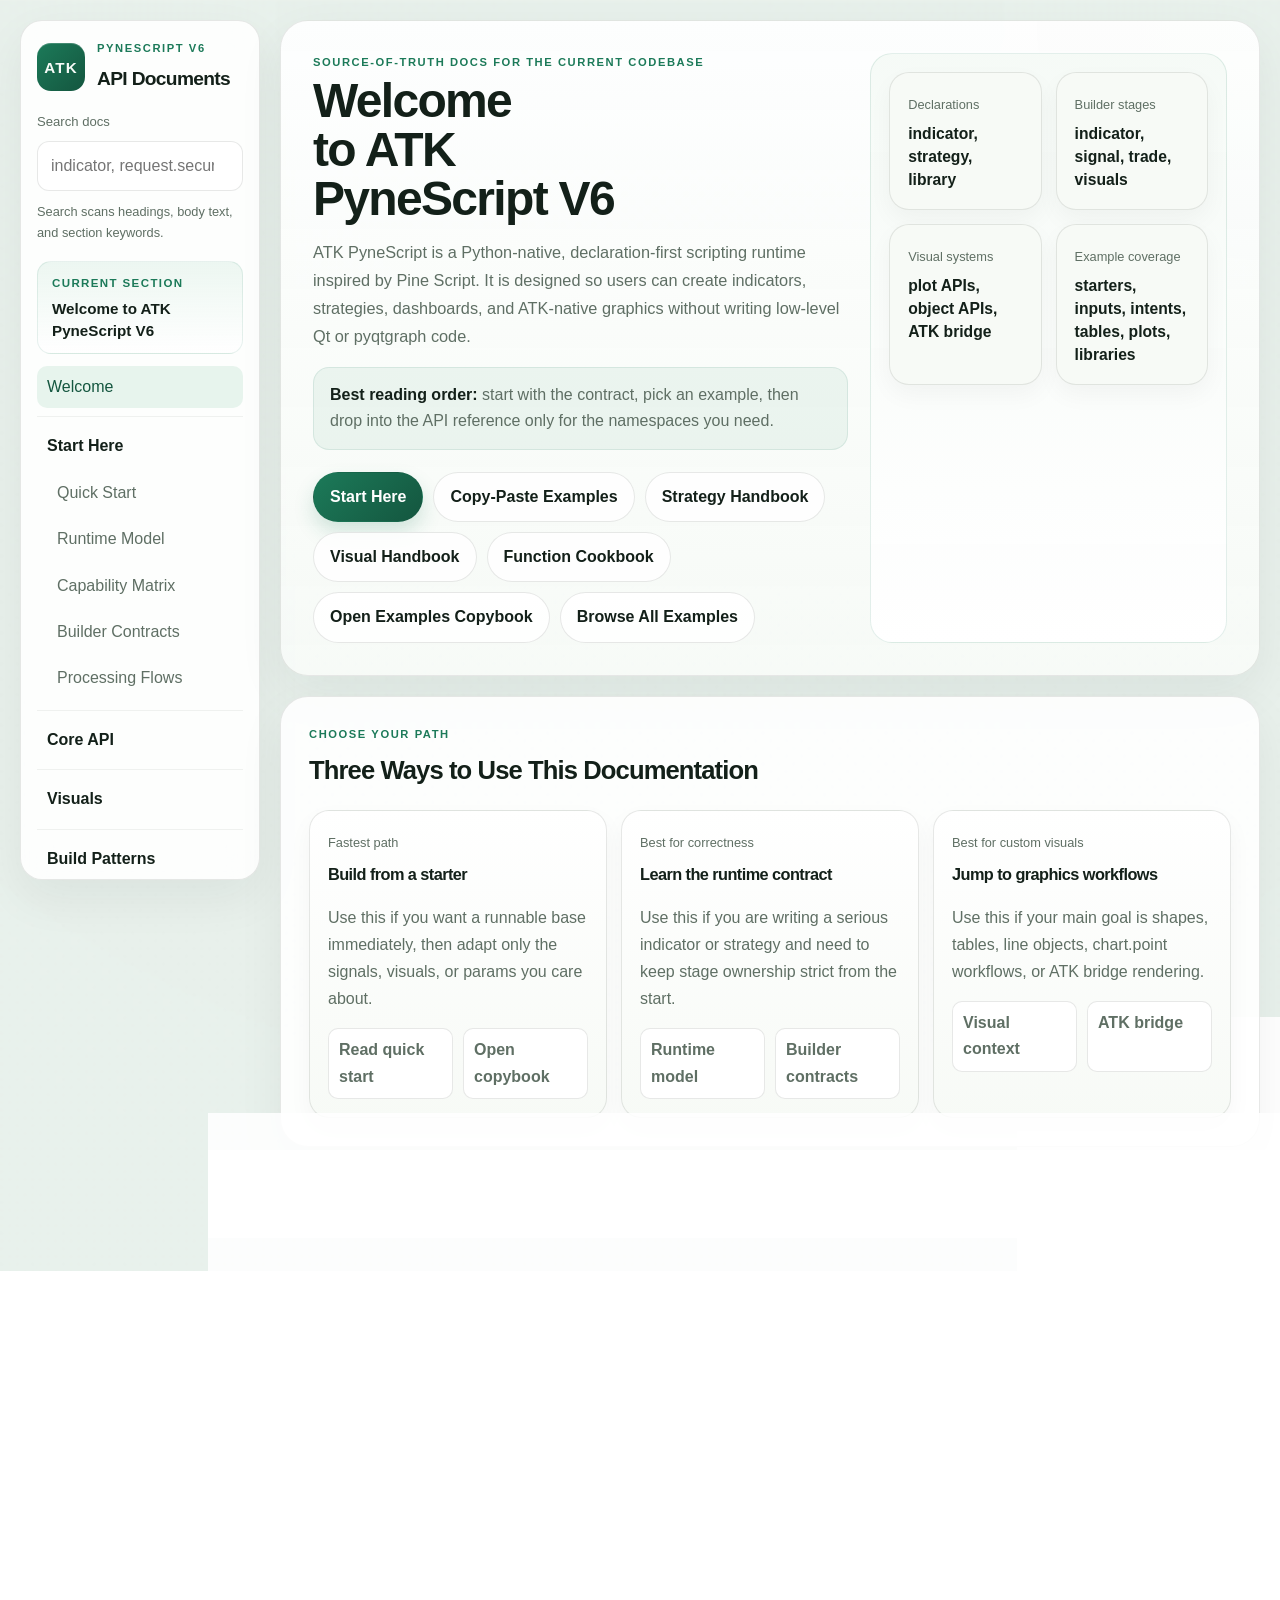
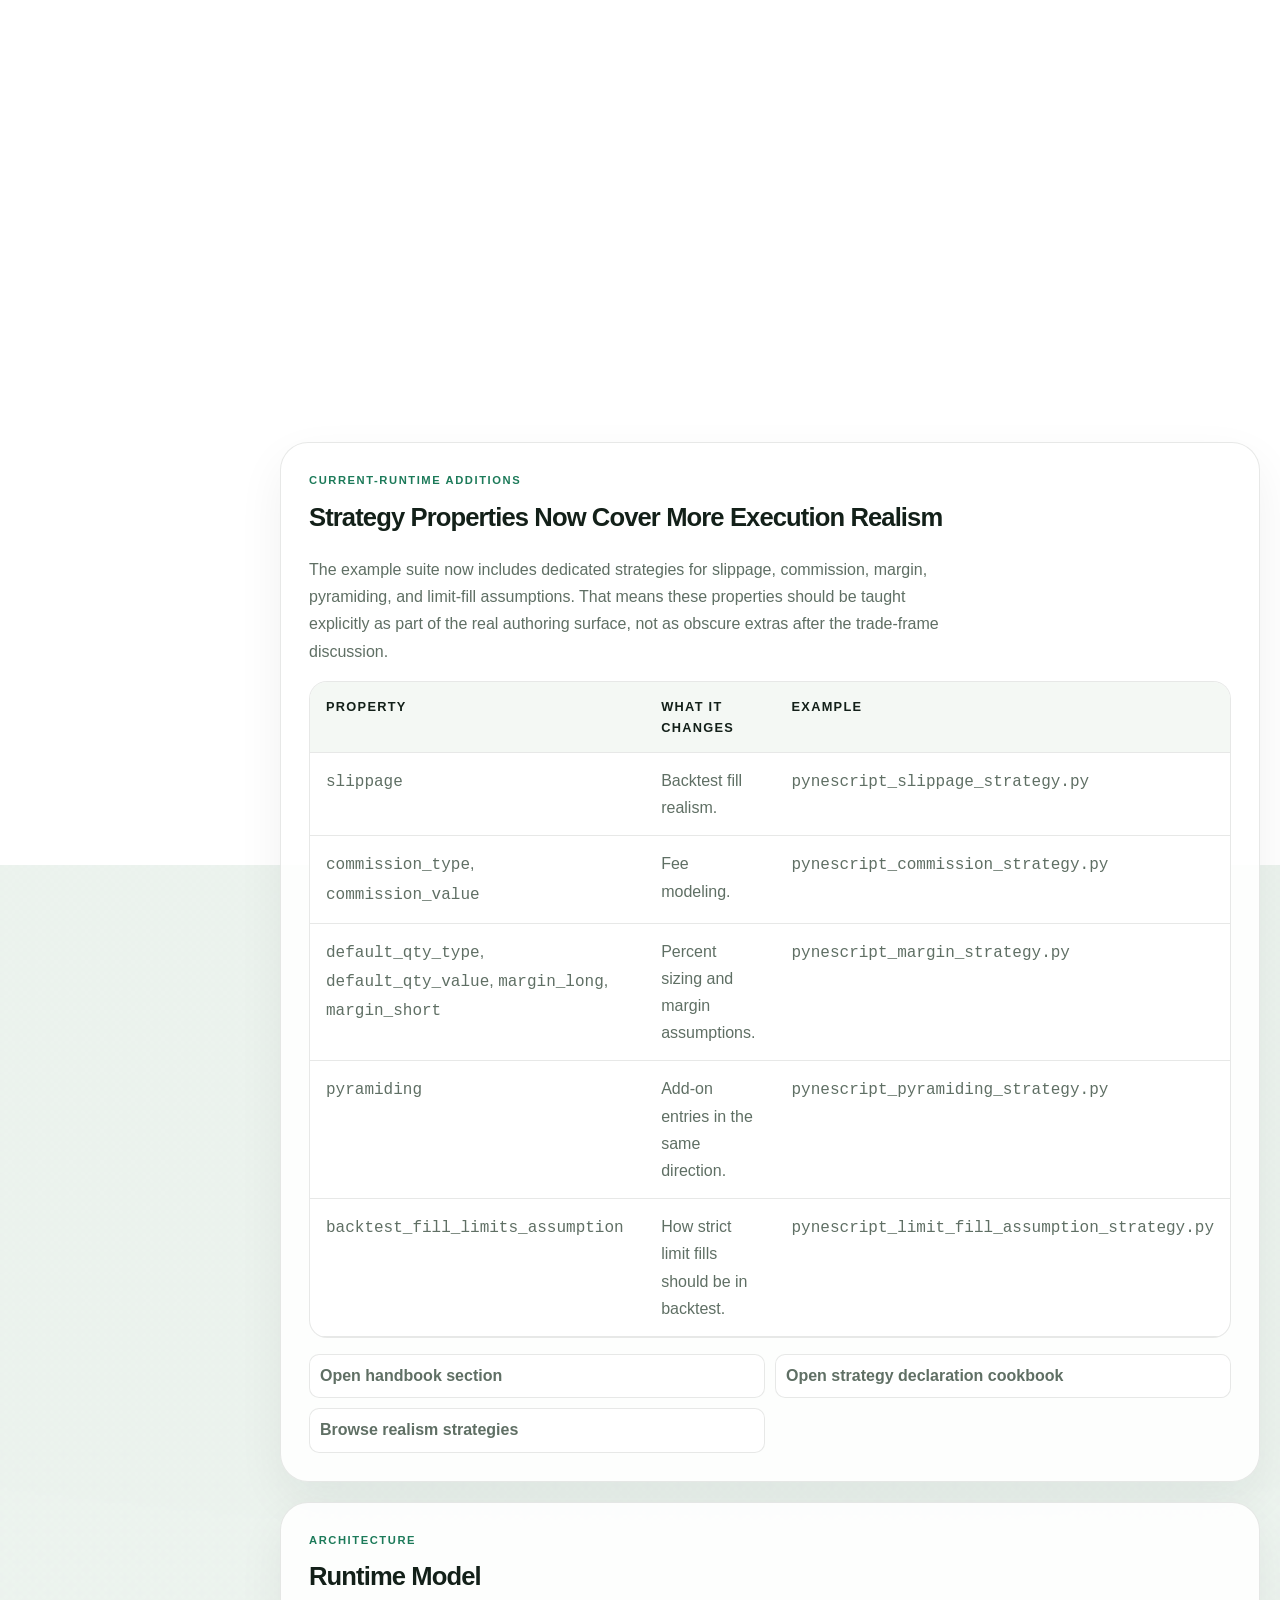
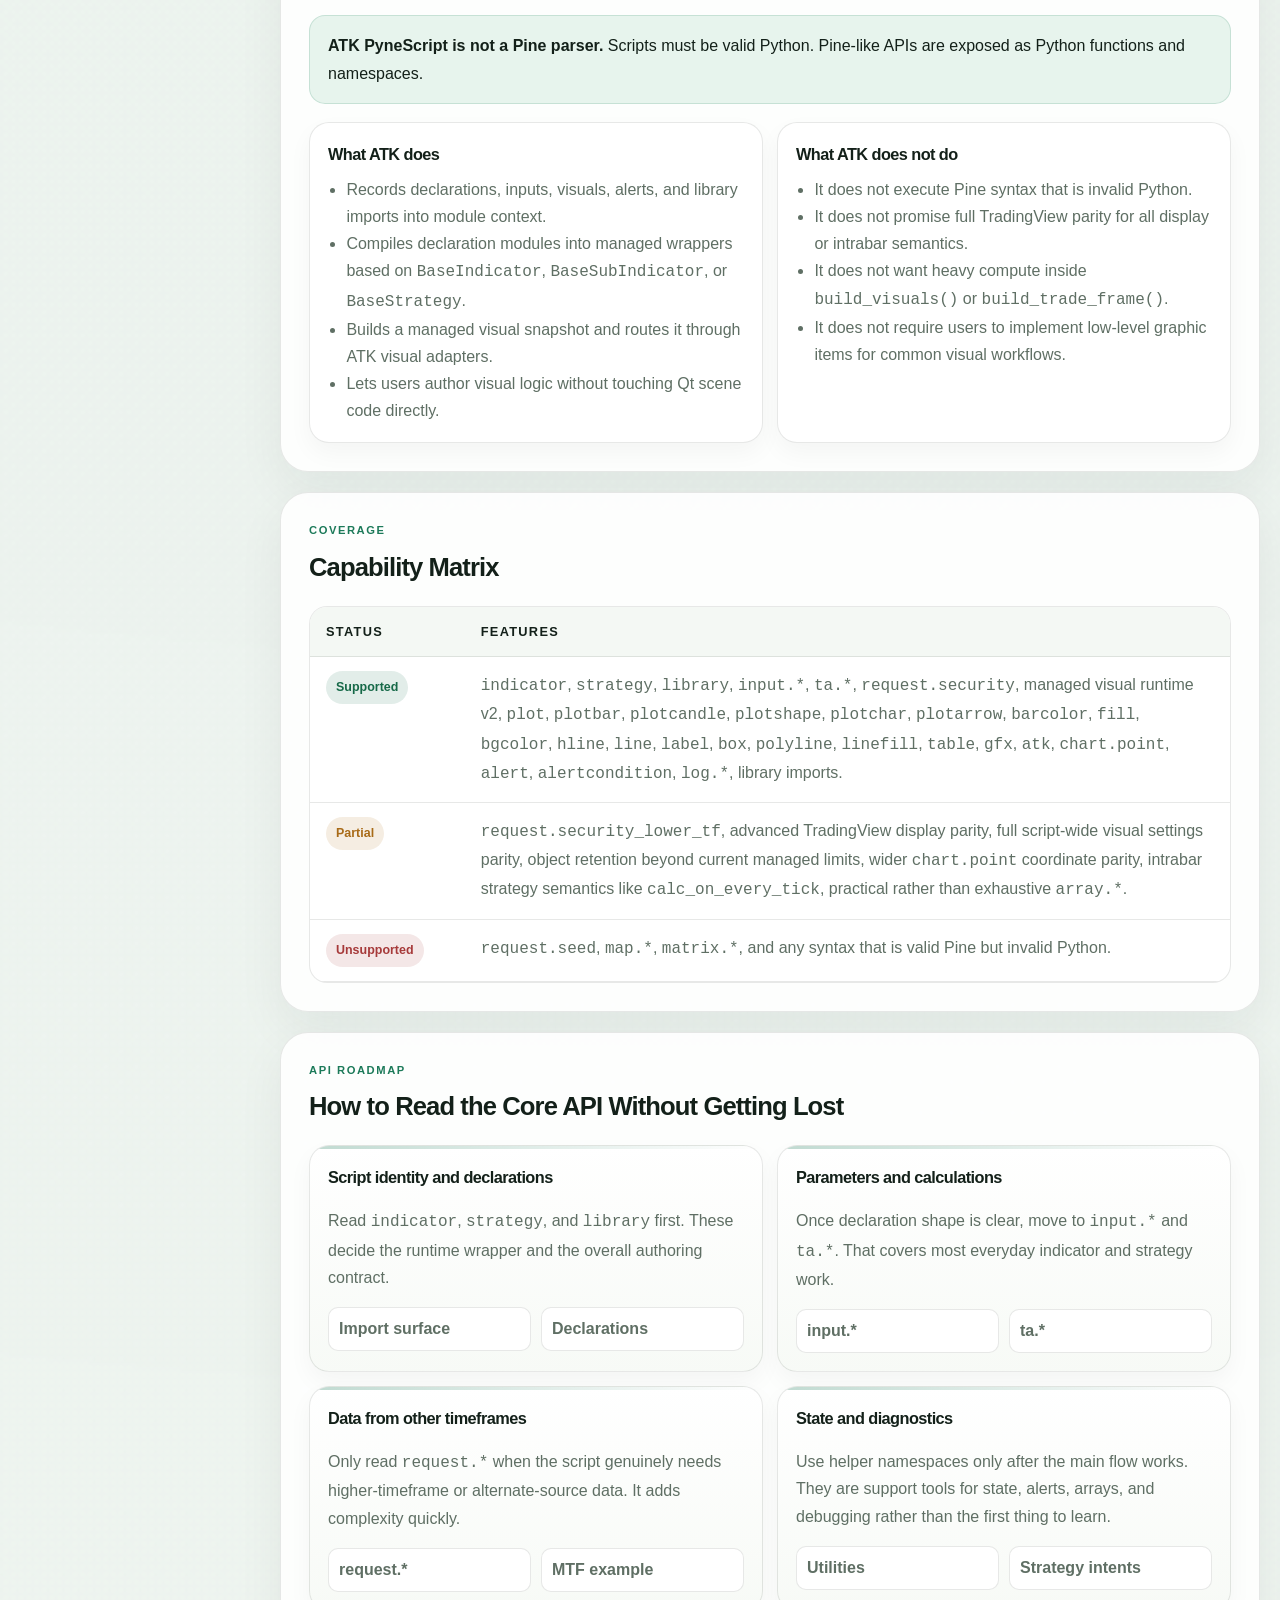
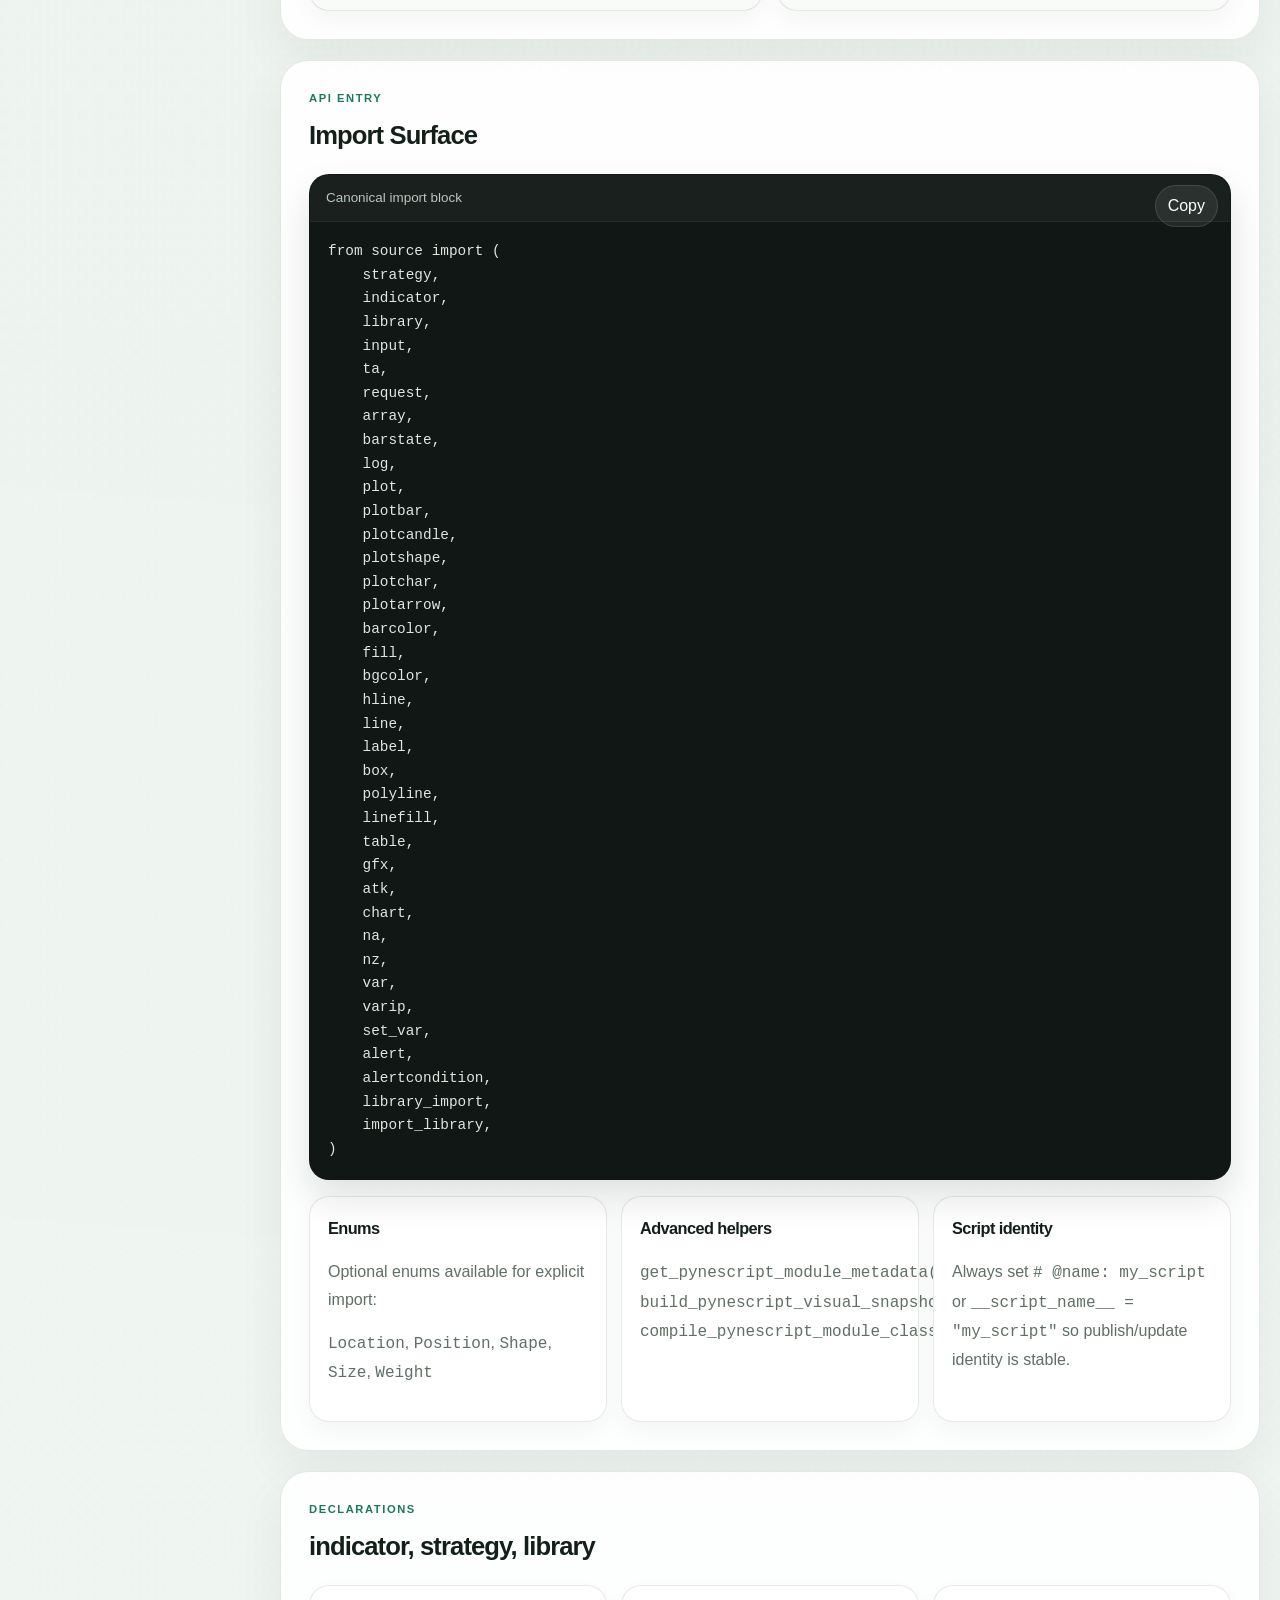
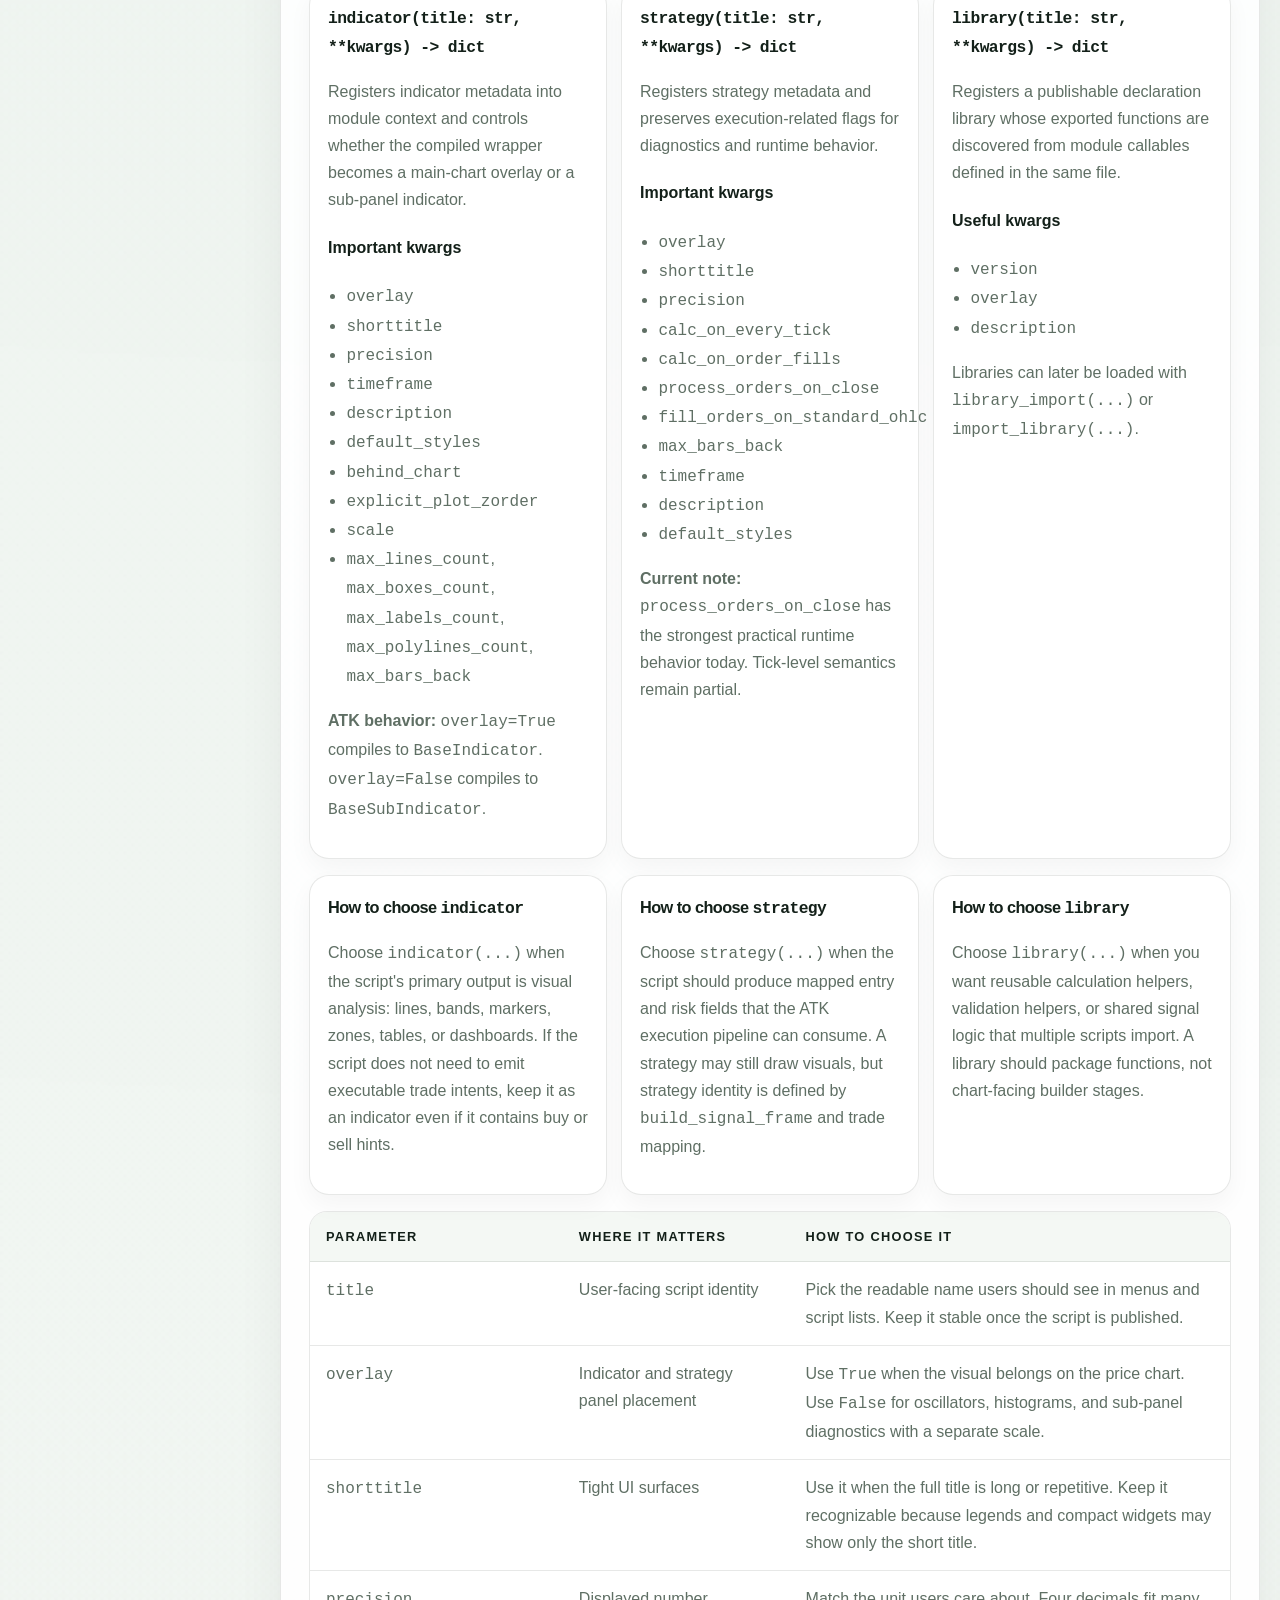
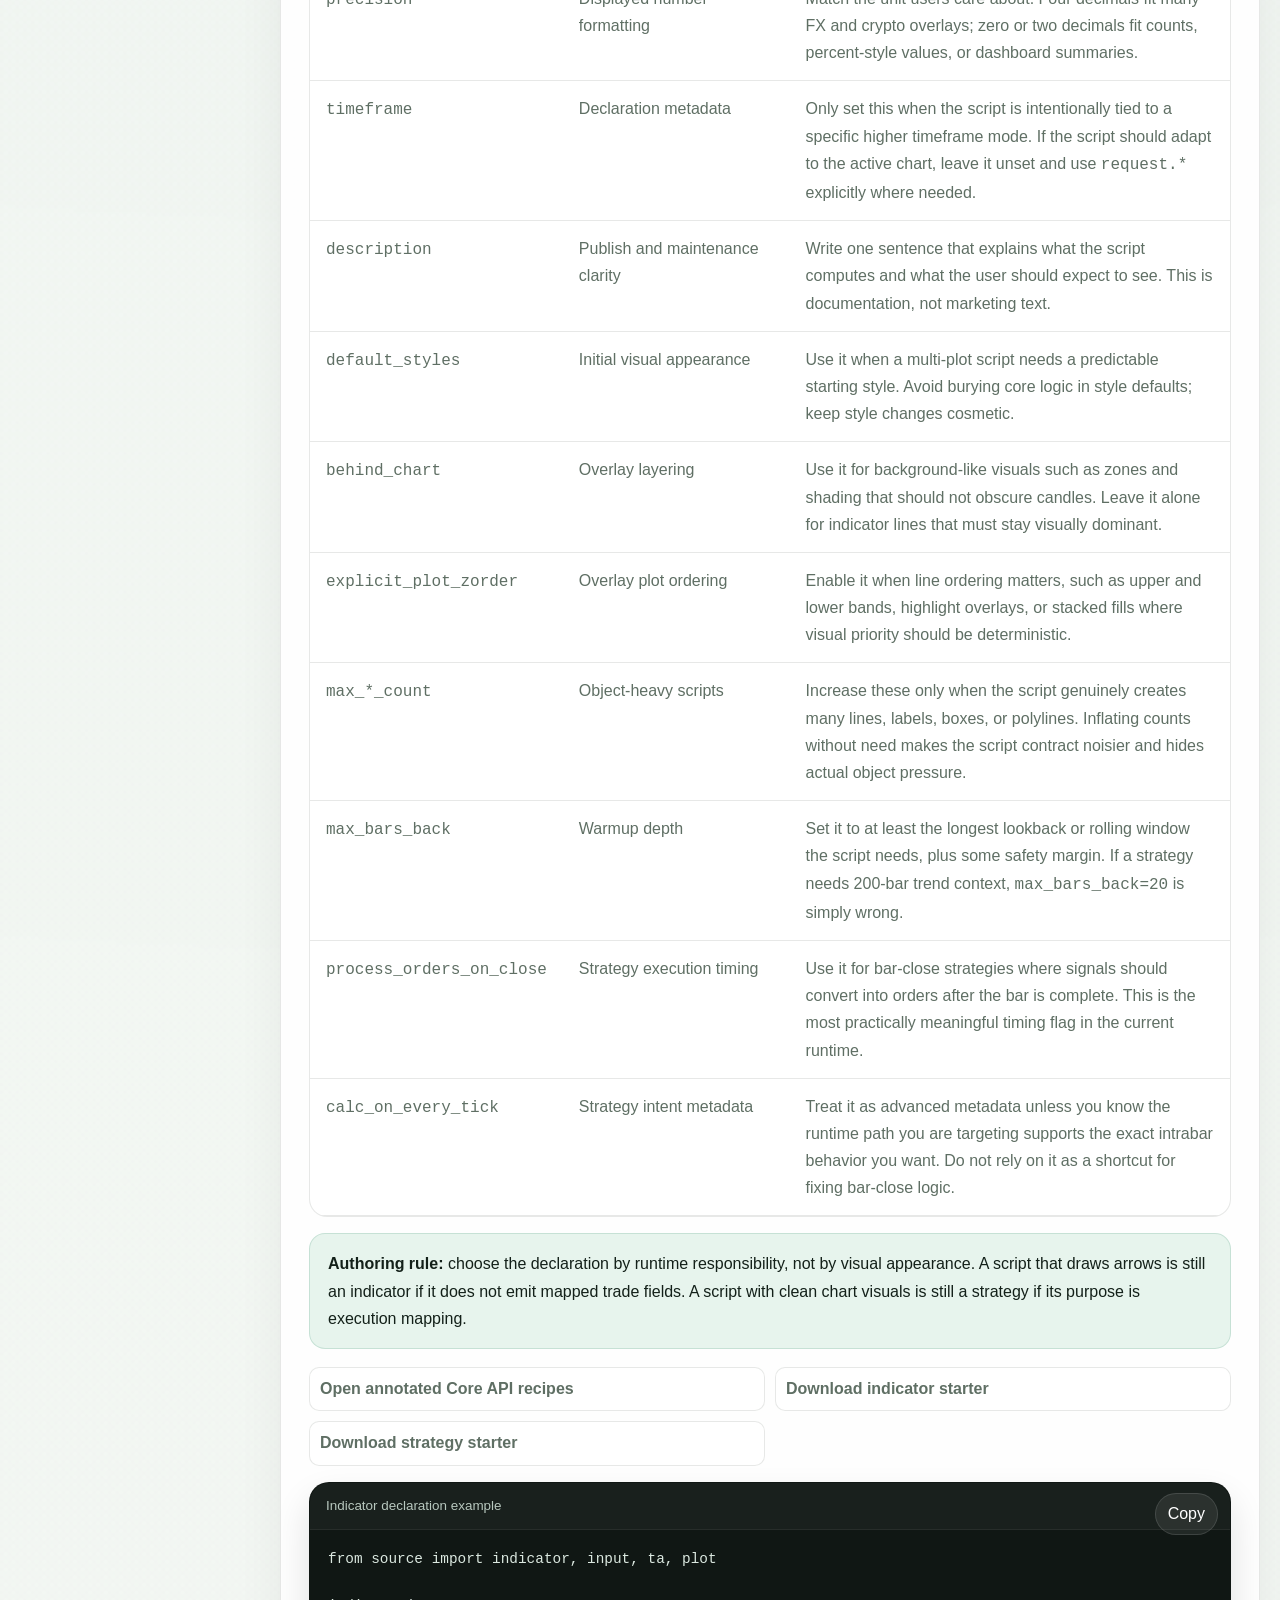
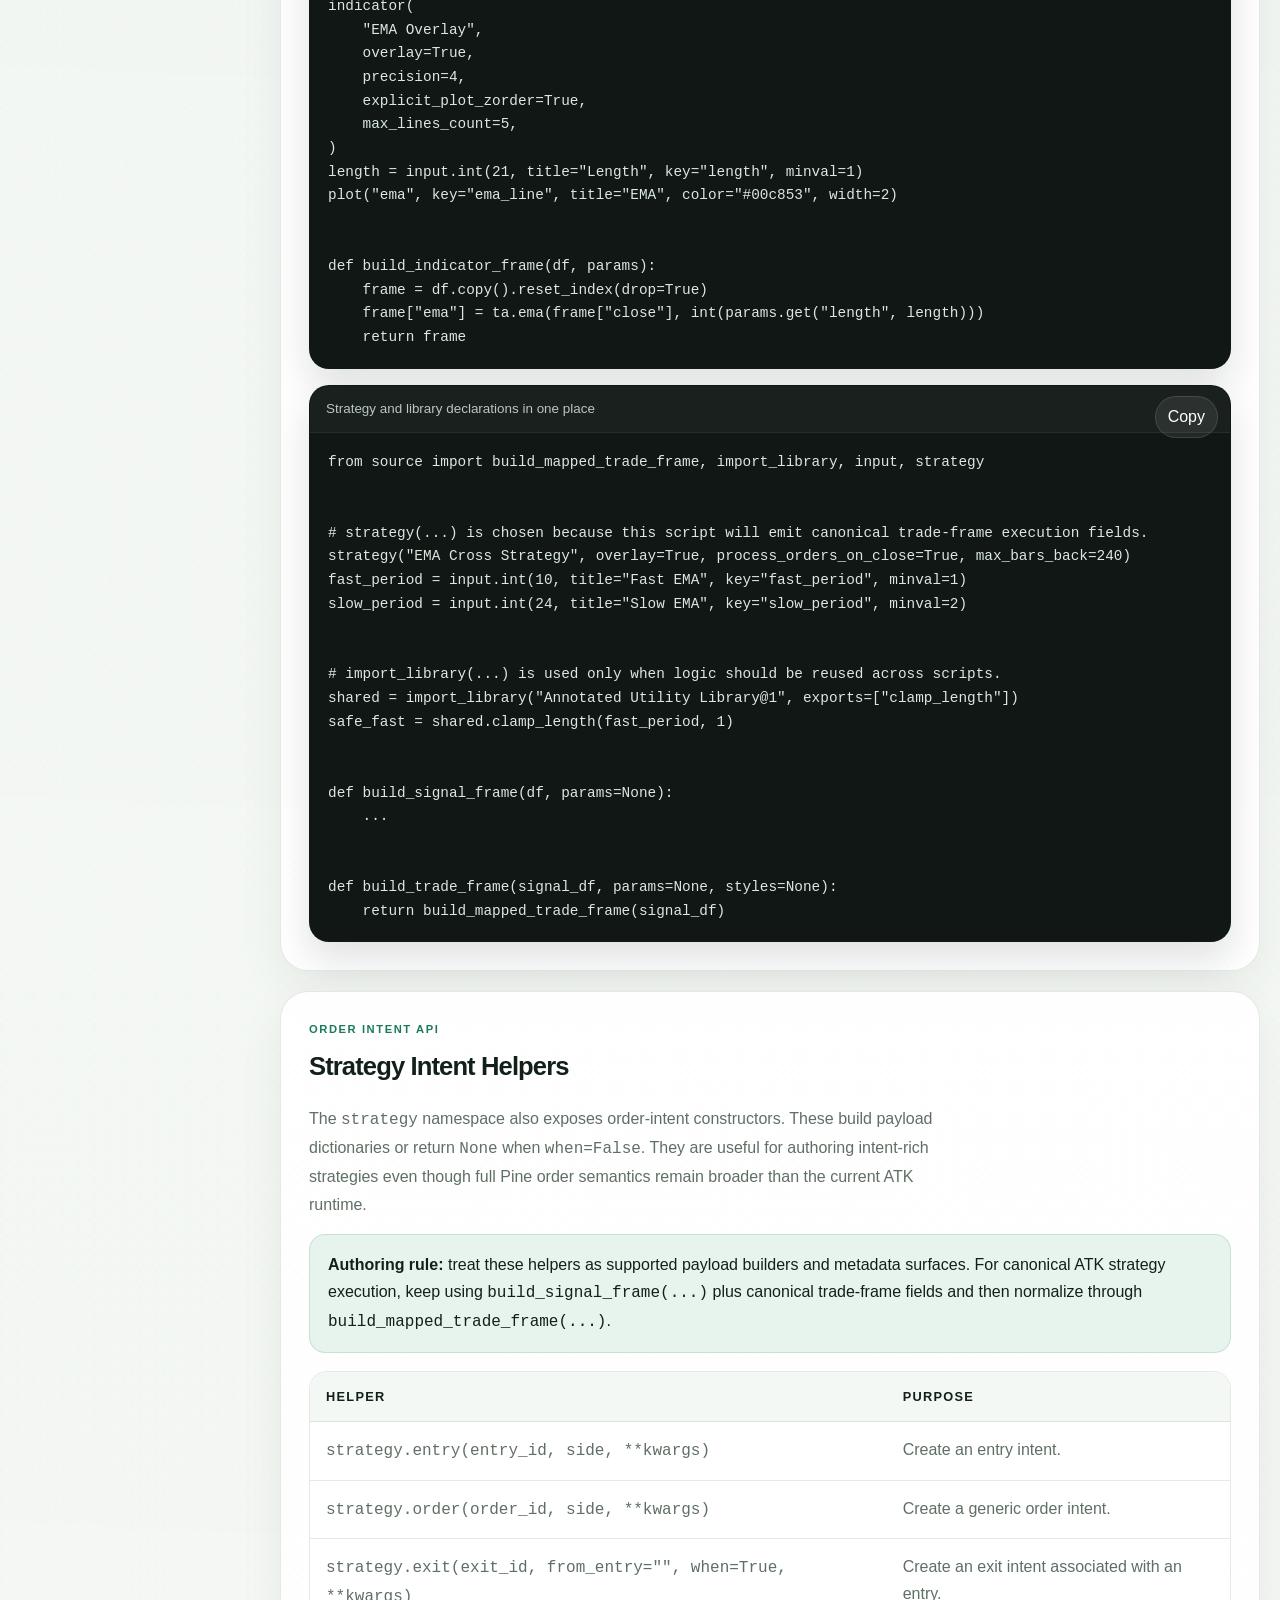
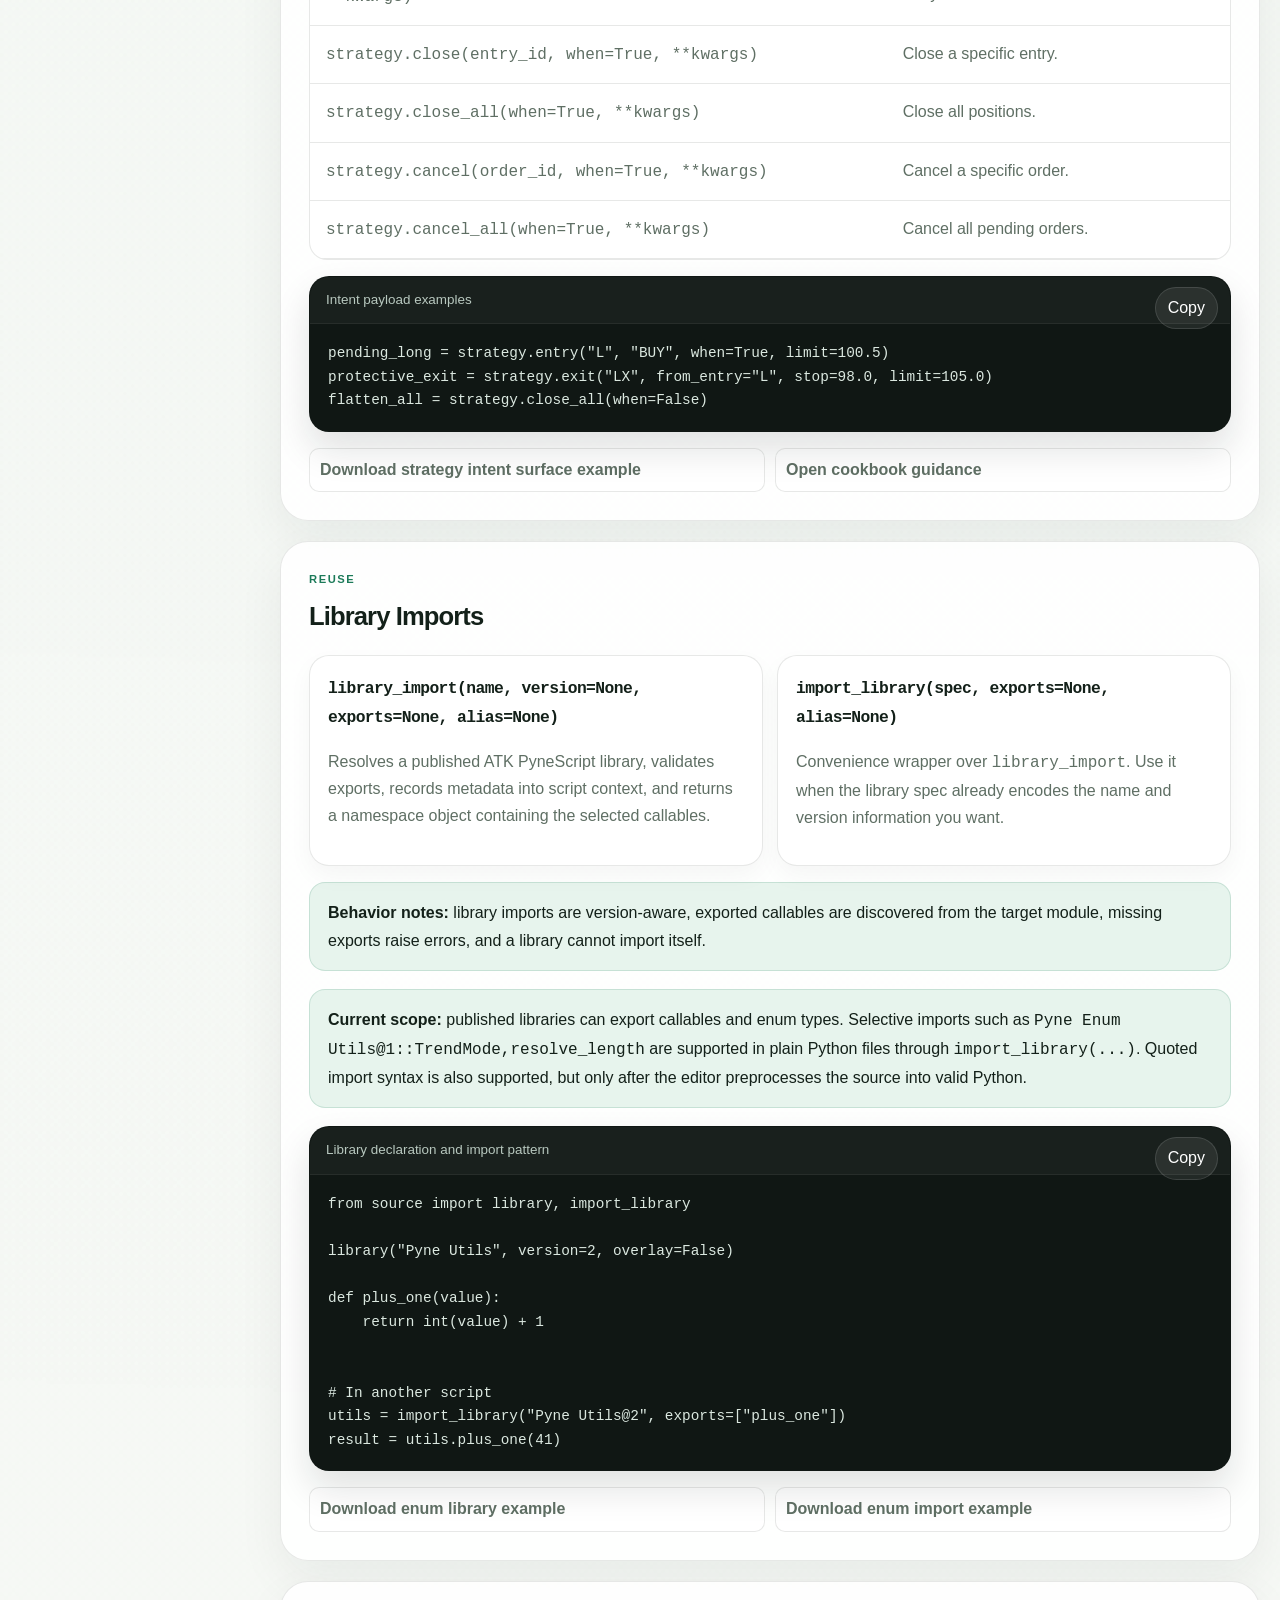
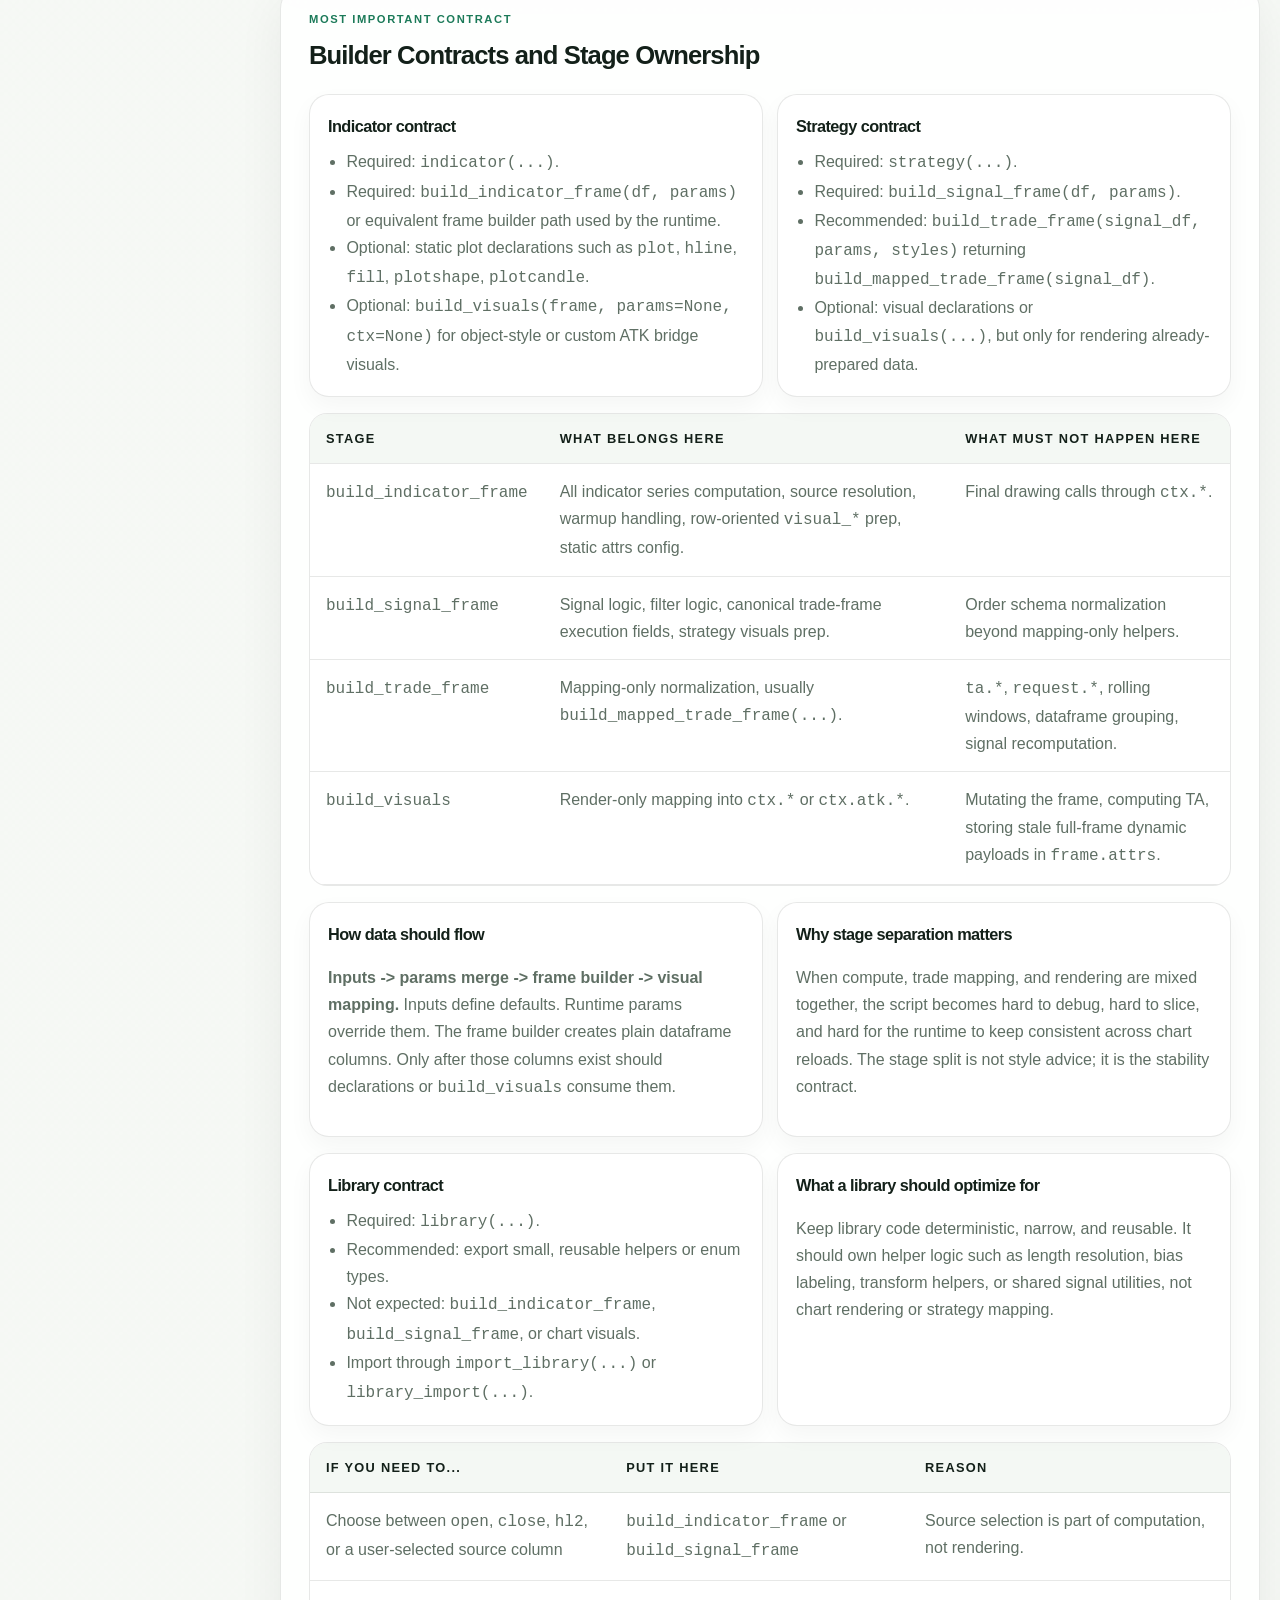
<file: index.html>
<!DOCTYPE html>
<html lang="en">
<head>
    <meta charset="UTF-8">
    <meta name="viewport" content="width=device-width, initial-scale=1.0">
    <title>ATK PyneScript V6 API Documents</title>
    <meta name="description" content="ATK PyneScript V6 documentation portal with quick start, API reference, graphics bridge guide, indicator and strategy cookbooks, and runnable examples from source/example_user_scripts.">
    <link rel="stylesheet" href="assets/styles.css">
</head>
<body>
    <div class="shell">
        <aside class="sidebar">
            <div class="brand">
                <div class="brand-mark">ATK</div>
                <div>
                    <p class="eyebrow">PyneScript V6</p>
                    <h1>API Documents</h1>
                </div>
            </div>
            <label class="search-box" for="doc-search">
                <span>Search docs</span>
                <input id="doc-search" type="search" placeholder="indicator, request.security, volume profile...">
            </label>
            <div class="current-section-indicator" aria-live="polite">
                <span class="current-section-label">Current section</span>
                <strong class="current-section-value">Welcome</strong>
            </div>
            <nav class="nav" aria-label="Main">
                <a href="#welcome">Welcome</a>
                <details class="nav-group" open>
                    <summary>Start Here</summary>
                    <div class="sidebar-links">
                        <a href="#quickstart">Quick Start</a>
                        <a href="#runtime-model">Runtime Model</a>
                        <a href="#capability-matrix">Capability Matrix</a>
                        <a href="#builder-contracts">Builder Contracts</a>
                        <a href="#processing-flows">Processing Flows</a>
                    </div>
                </details>
                <details class="nav-group">
                    <summary>Core API</summary>
                    <div class="sidebar-links">
                        <a href="#imports">Import Surface</a>
                        <a href="#declarations">Declarations</a>
                        <a href="#strategy-intents">Strategy Intent Helpers</a>
                        <a href="#request-seed-collections">Seed, Map, Matrix</a>
                        <a href="#execution-realism">Execution Realism</a>
                        <a href="#libraries">Library Imports</a>
                        <a href="#inputs">input.*</a>
                        <a href="#ta">ta.*</a>
                        <a href="#request">request.*</a>
                        <a href="#array-barstate-log">array, barstate, log</a>
                    </div>
                </details>
                <details class="nav-group">
                    <summary>Visuals</summary>
                    <div class="sidebar-links">
                        <a href="#visuals-static">Static Visual APIs</a>
                        <a href="#visuals-context">build_visuals and ctx</a>
                        <a href="#atk-bridge">ATK Graphics Bridge</a>
                        <a href="#chart-point">chart.point and Objects</a>
                        <a href="#object-methods">Object Namespace Methods</a>
                    </div>
                </details>
                <details class="nav-group">
                    <summary>Build Patterns</summary>
                    <div class="sidebar-links">
                        <a href="#library-authoring">Library Authoring</a>
                        <a href="#indicator-cookbook">Indicator Cookbook</a>
                        <a href="#strategy-cookbook">Strategy Cookbook</a>
                        <a href="#examples-gallery">Examples Gallery</a>
                        <a href="#best-practices">Best Practices</a>
                        <a href="#copy-paste-starters">Copy-Paste Starters</a>
                    </div>
                </details>
                <details class="nav-group">
                    <summary>Example Library</summary>
                    <div class="sidebar-links">
                        <a href="strategy-authoring-handbook.html">Strategy Authoring Handbook</a>
                        <a href="visual-authoring-handbook.html">Visual Authoring Handbook</a>
                        <a href="function-cookbook.html">Function Cookbook</a>
                        <a href="examples-copybook.html">Examples Copybook</a>
                        <a href="examples-manifest.html">Examples Manifest</a>
                        <a href="examples/index.html">Examples Download Hub</a>
                    </div>
                </details>
            </nav>
        </aside>

        <main class="content">
            <header class="hero" id="welcome" data-search="welcome introduction docs api reference pynescript v6 atk">
                <div class="hero-copy">
                    <p class="eyebrow">Source-of-truth docs for the current codebase</p>
                    <h2>Welcome to ATK PyneScript V6</h2>
                    <p class="lead">
                        ATK PyneScript is a Python-native, declaration-first scripting runtime inspired by Pine Script.
                        It is designed so users can create indicators, strategies, dashboards, and ATK-native graphics without writing low-level Qt or pyqtgraph code.
                    </p>
                    <div class="hero-inline-note">
                        <strong>Best reading order:</strong> start with the contract, pick an example, then drop into the API reference only for the namespaces you need.
                    </div>
                    <div class="hero-actions">
                        <a class="button button-primary" href="#quickstart">Start Here</a>
                        <a class="button" href="#copy-paste-starters">Copy-Paste Examples</a>
                        <a class="button" href="strategy-authoring-handbook.html">Strategy Handbook</a>
                        <a class="button" href="visual-authoring-handbook.html">Visual Handbook</a>
                        <a class="button" href="function-cookbook.html">Function Cookbook</a>
                        <a class="button" href="examples-copybook.html">Open Examples Copybook</a>
                        <a class="button" href="examples-manifest.html">Browse All Examples</a>
                    </div>
                </div>
                <div class="hero-panel">
                    <div class="stat-grid">
                        <article>
                            <span>Declarations</span>
                            <strong>indicator, strategy, library</strong>
                        </article>
                        <article>
                            <span>Builder stages</span>
                            <strong>indicator, signal, trade, visuals</strong>
                        </article>
                        <article>
                            <span>Visual systems</span>
                            <strong>plot APIs, object APIs, ATK bridge</strong>
                        </article>
                        <article>
                            <span>Example coverage</span>
                            <strong>starters, inputs, intents, tables, plots, libraries</strong>
                        </article>
                    </div>
                </div>
            </header>

            <section class="doc-section" id="doc-paths" data-search="docs paths choose path landing onboarding api examples visuals strategies">
                <div class="section-head">
                    <p class="eyebrow">Choose your path</p>
                    <h2>Three Ways to Use This Documentation</h2>
                </div>
                <div class="card-grid three-up landing-grid">
                    <article class="card landing-card">
                        <span class="tag">Fastest path</span>
                        <h3>Build from a starter</h3>
                        <p>Use this if you want a runnable base immediately, then adapt only the signals, visuals, or params you care about.</p>
                        <div class="copy-grid compact-grid">
                            <a class="copy-link" href="#quickstart">Read quick start</a>
                            <a class="copy-link" href="examples-copybook.html">Open copybook</a>
                        </div>
                    </article>
                    <article class="card landing-card">
                        <span class="tag">Best for correctness</span>
                        <h3>Learn the runtime contract</h3>
                        <p>Use this if you are writing a serious indicator or strategy and need to keep stage ownership strict from the start.</p>
                        <div class="copy-grid compact-grid">
                            <a class="copy-link" href="#runtime-model">Runtime model</a>
                            <a class="copy-link" href="#builder-contracts">Builder contracts</a>
                        </div>
                    </article>
                    <article class="card landing-card">
                        <span class="tag">Best for custom visuals</span>
                        <h3>Jump to graphics workflows</h3>
                        <p>Use this if your main goal is shapes, tables, line objects, chart.point workflows, or ATK bridge rendering.</p>
                        <div class="copy-grid compact-grid">
                            <a class="copy-link" href="#visuals-context">Visual context</a>
                            <a class="copy-link" href="#atk-bridge">ATK bridge</a>
                        </div>
                    </article>
                </div>
            </section>

            <section class="doc-section" id="at-a-glance" data-search="at a glance landing overview indicators strategies visuals examples">
                <div class="section-head">
                    <p class="eyebrow">At a glance</p>
                    <h2>What Matters Most Before You Start Coding</h2>
                </div>
                <div class="card-grid two-up overview-grid">
                    <article class="card feature-card">
                        <h3>Indicators</h3>
                        <p>Compute in <code>build_indicator_frame</code>. Keep <code>build_visuals</code> render-only. Use <code>visual_*</code> columns or static <code>frame.attrs</code> depending on whether the visual is row-based or object-based.</p>
                    </article>
                    <article class="card feature-card">
                        <h3>Strategies</h3>
                        <p>Compute and signal in <code>build_signal_frame</code>. Map only in <code>build_trade_frame</code>. Prefer canonical trade-frame columns such as <code>entry_side</code>, <code>entry_price</code>, <code>quantity</code>, <code>sl</code>, and <code>tp</code>; <code>build_mapped_trade_frame(...)</code> remains the compatibility normalizer.</p>
                    </article>
                    <article class="card feature-card">
                        <h3>Graphics</h3>
                        <p>Simple plots use static declarations. Object-style visuals use <code>ctx.line</code>, <code>ctx.label</code>, <code>ctx.box</code>, <code>ctx.table</code>, or <code>ctx.atk.*</code> bridge helpers.</p>
                    </article>
                    <article class="card feature-card">
                        <h3>Examples</h3>
                        <p>The fastest route is usually to start from a shipped example, not from zero. Use the copybook for ready-to-run scripts and the manifest for coverage discovery.</p>
                    </article>
                </div>
            </section>

            <section class="doc-section" id="quickstart" data-search="quickstart first steps import indicator strategy build_indicator_frame build_signal_frame build_visuals mapped trade frame">
                <div class="section-head">
                    <p class="eyebrow">First steps</p>
                    <h2>Quick Start</h2>
                </div>
                <p class="section-text">Use this section to get oriented in under two minutes. The full runnable starter scripts now live in the examples copybook so the landing page stays lighter.</p>
                <div class="card-grid three-up landing-grid">
                    <article class="card landing-card">
                        <span class="tag">Indicators</span>
                        <h3>Compute first, render second</h3>
                        <p>Define inputs, compute every derived series in <code>build_indicator_frame</code>, then render with static plot declarations or a render-only <code>build_visuals</code>.</p>
                    </article>
                    <article class="card landing-card">
                        <span class="tag">Strategies</span>
                        <h3>Keep trade mapping thin</h3>
                        <p>Put signal generation and canonical trade-frame fields in <code>build_signal_frame</code>. Keep <code>build_trade_frame</code> limited to normalization.</p>
                    </article>
                    <article class="card landing-card">
                        <span class="tag">Visuals</span>
                        <h3>Choose the right payload shape</h3>
                        <p>Use <code>visual_*</code> columns for row-aligned visuals and <code>frame.attrs</code> only for static object payloads like tables, zones, or profiles.</p>
                    </article>
                </div>
                <div class="copy-grid compact-grid">
                    <a class="copy-link" href="examples-copybook.html#starter-indicator">Open indicator starter</a>
                    <a class="copy-link" href="examples-copybook.html#starter-strategy">Open strategy starter</a>
                    <a class="copy-link" href="examples-copybook.html#visual-starter">Open visual starter</a>
                    <a class="copy-link" href="#builder-contracts">Read builder contracts</a>
                </div>
            </section>

            <section class="doc-section" id="request-seed-collections" data-search="request.seed map matrix collection runtime request seed inline data map new put get matrix rows columns runtime examples">
                <div class="section-head">
                    <p class="eyebrow">Current-runtime additions</p>
                    <h2>Seed Data and Collection Helpers Are Real Runtime Features</h2>
                </div>
                <p class="section-text">The current runtime now has practical, example-backed coverage for <code>request.seed(...)</code>, <code>map.*</code>, and <code>matrix.*</code>. These are still partial parity surfaces compared with Pine, but they are no longer speculative or hidden implementation details.</p>
                <div class="section-pair-grid">
                    <article class="card">
                        <h3>request.seed</h3>
                        <p>Use it when the script needs deterministic side-channel data such as inline seeded series, structured local payloads, or reproducible auxiliary values that should remain in the frame-builder stage.</p>
                    </article>
                    <article class="card">
                        <h3>map and matrix</h3>
                        <p>Use <code>map.*</code> for keyed runtime bundles and <code>matrix.*</code> for compact 2D calculations. The docs site now treats both as supported teaching surfaces, not just footnotes in the capability matrix.</p>
                    </article>
                </div>
                <div class="code-block" data-title="Current-runtime request.seed, map, and matrix pattern">
<button class="copy-button" type="button">Copy</button>
<pre><code>from source import indicator, input, map, matrix, request


indicator("Runtime Collections Demo", overlay=False)
window = input.int(4, title="Window", key="window", minval=2)


def build_indicator_frame(df, params=None):
    frame = df.copy().reset_index(drop=True)
    size = max(int((params or {}).get("window", window) or window), 2)

    seeded_source = {
        "seeded_close": frame["close"].rolling(size, min_periods=1).mean().round(4).tolist(),
    }
    frame["seeded_close"] = request.seed(seeded_source, "seeded_close")

    settings = map.new()
    map.put(settings, "window", size)
    map.put(settings, "bias", "bullish")
    frame.attrs["map_keys"] = map.keys(settings)

    grid = matrix.new(size, 2, 0.0)
    return frame</code></pre>
                </div>
                <div class="copy-grid compact-grid">
                    <a class="copy-link" href="function-cookbook.html#request-recipes">Open request cookbook</a>
                    <a class="copy-link" href="function-cookbook.html#map-recipes">Open map cookbook</a>
                    <a class="copy-link" href="function-cookbook.html#matrix-recipes">Open matrix cookbook</a>
                    <a class="copy-link" href="examples-manifest.html#runtime-surfaces">Browse runtime-surface examples</a>
                </div>
            </section>

            <section class="doc-section" id="execution-realism" data-search="execution realism slippage commission margin pyramiding backtest_fill_limits_assumption process_orders_on_close strategy properties">
                <div class="section-head">
                    <p class="eyebrow">Current-runtime additions</p>
                    <h2>Strategy Properties Now Cover More Execution Realism</h2>
                </div>
                <p class="section-text">The example suite now includes dedicated strategies for slippage, commission, margin, pyramiding, and limit-fill assumptions. That means these properties should be taught explicitly as part of the real authoring surface, not as obscure extras after the trade-frame discussion.</p>
                <div class="table-wrap">
                    <table>
                        <thead>
                            <tr><th>Property</th><th>What it changes</th><th>Example</th></tr>
                        </thead>
                        <tbody>
                            <tr><td><code>slippage</code></td><td>Backtest fill realism.</td><td><code>pynescript_slippage_strategy.py</code></td></tr>
                            <tr><td><code>commission_type</code>, <code>commission_value</code></td><td>Fee modeling.</td><td><code>pynescript_commission_strategy.py</code></td></tr>
                            <tr><td><code>default_qty_type</code>, <code>default_qty_value</code>, <code>margin_long</code>, <code>margin_short</code></td><td>Percent sizing and margin assumptions.</td><td><code>pynescript_margin_strategy.py</code></td></tr>
                            <tr><td><code>pyramiding</code></td><td>Add-on entries in the same direction.</td><td><code>pynescript_pyramiding_strategy.py</code></td></tr>
                            <tr><td><code>backtest_fill_limits_assumption</code></td><td>How strict limit fills should be in backtest.</td><td><code>pynescript_limit_fill_assumption_strategy.py</code></td></tr>
                        </tbody>
                    </table>
                </div>
                <div class="copy-grid compact-grid">
                    <a class="copy-link" href="strategy-authoring-handbook.html#execution-realism">Open handbook section</a>
                    <a class="copy-link" href="function-cookbook.html#strategy-declaration-recipes">Open strategy declaration cookbook</a>
                    <a class="copy-link" href="examples-manifest.html#strategies">Browse realism strategies</a>
                </div>
            </section>

            <section class="doc-section" id="runtime-model" data-search="runtime model declaration first python native managed visual runtime router wrapper classes">
                <div class="section-head">
                    <p class="eyebrow">Architecture</p>
                    <h2>Runtime Model</h2>
                </div>
                <div class="callout">
                    <strong>ATK PyneScript is not a Pine parser.</strong>
                    Scripts must be valid Python. Pine-like APIs are exposed as Python functions and namespaces.
                </div>
                <div class="card-grid two-up">
                    <article class="card">
                        <h3>What ATK does</h3>
                        <ul>
                            <li>Records declarations, inputs, visuals, alerts, and library imports into module context.</li>
                            <li>Compiles declaration modules into managed wrappers based on <code>BaseIndicator</code>, <code>BaseSubIndicator</code>, or <code>BaseStrategy</code>.</li>
                            <li>Builds a managed visual snapshot and routes it through ATK visual adapters.</li>
                            <li>Lets users author visual logic without touching Qt scene code directly.</li>
                        </ul>
                    </article>
                    <article class="card">
                        <h3>What ATK does not do</h3>
                        <ul>
                            <li>It does not execute Pine syntax that is invalid Python.</li>
                            <li>It does not promise full TradingView parity for all display or intrabar semantics.</li>
                            <li>It does not want heavy compute inside <code>build_visuals()</code> or <code>build_trade_frame()</code>.</li>
                            <li>It does not require users to implement low-level graphic items for common visual workflows.</li>
                        </ul>
                    </article>
                </div>
            </section>

            <section class="doc-section" id="capability-matrix" data-search="supported partial unsupported capability matrix input request security graphics arrays alerts library">
                <div class="section-head">
                    <p class="eyebrow">Coverage</p>
                    <h2>Capability Matrix</h2>
                </div>
                <div class="table-wrap">
                    <table>
                        <thead>
                            <tr>
                                <th>Status</th>
                                <th>Features</th>
                            </tr>
                        </thead>
                        <tbody>
                            <tr>
                                <td><span class="badge badge-green">Supported</span></td>
                                <td><code>indicator</code>, <code>strategy</code>, <code>library</code>, <code>input.*</code>, <code>ta.*</code>, <code>request.security</code>, managed visual runtime v2, <code>plot</code>, <code>plotbar</code>, <code>plotcandle</code>, <code>plotshape</code>, <code>plotchar</code>, <code>plotarrow</code>, <code>barcolor</code>, <code>fill</code>, <code>bgcolor</code>, <code>hline</code>, <code>line</code>, <code>label</code>, <code>box</code>, <code>polyline</code>, <code>linefill</code>, <code>table</code>, <code>gfx</code>, <code>atk</code>, <code>chart.point</code>, <code>alert</code>, <code>alertcondition</code>, <code>log.*</code>, library imports.</td>
                            </tr>
                            <tr>
                                <td><span class="badge badge-amber">Partial</span></td>
                                <td><code>request.security_lower_tf</code>, advanced TradingView display parity, full script-wide visual settings parity, object retention beyond current managed limits, wider <code>chart.point</code> coordinate parity, intrabar strategy semantics like <code>calc_on_every_tick</code>, practical rather than exhaustive <code>array.*</code>.</td>
                            </tr>
                            <tr>
                                <td><span class="badge badge-red">Unsupported</span></td>
                                <td><code>request.seed</code>, <code>map.*</code>, <code>matrix.*</code>, and any syntax that is valid Pine but invalid Python.</td>
                            </tr>
                        </tbody>
                    </table>
                </div>
            </section>

            <section class="doc-section" id="core-api-map" data-search="core api map declarations inputs ta request utilities">
                <div class="section-head">
                    <p class="eyebrow">API roadmap</p>
                    <h2>How to Read the Core API Without Getting Lost</h2>
                </div>
                <div class="card-grid two-up overview-grid">
                    <article class="card feature-card">
                        <h3>Script identity and declarations</h3>
                        <p>Read <code>indicator</code>, <code>strategy</code>, and <code>library</code> first. These decide the runtime wrapper and the overall authoring contract.</p>
                        <div class="copy-grid compact-grid">
                            <a class="copy-link" href="#imports">Import surface</a>
                            <a class="copy-link" href="#declarations">Declarations</a>
                        </div>
                    </article>
                    <article class="card feature-card">
                        <h3>Parameters and calculations</h3>
                        <p>Once declaration shape is clear, move to <code>input.*</code> and <code>ta.*</code>. That covers most everyday indicator and strategy work.</p>
                        <div class="copy-grid compact-grid">
                            <a class="copy-link" href="#inputs">input.*</a>
                            <a class="copy-link" href="#ta">ta.*</a>
                        </div>
                    </article>
                    <article class="card feature-card">
                        <h3>Data from other timeframes</h3>
                        <p>Only read <code>request.*</code> when the script genuinely needs higher-timeframe or alternate-source data. It adds complexity quickly.</p>
                        <div class="copy-grid compact-grid">
                            <a class="copy-link" href="#request">request.*</a>
                            <a class="copy-link" href="examples-copybook.html#mtf-strategy">MTF example</a>
                        </div>
                    </article>
                    <article class="card feature-card">
                        <h3>State and diagnostics</h3>
                        <p>Use helper namespaces only after the main flow works. They are support tools for state, alerts, arrays, and debugging rather than the first thing to learn.</p>
                        <div class="copy-grid compact-grid">
                            <a class="copy-link" href="#array-barstate-log">Utilities</a>
                            <a class="copy-link" href="#strategy-intents">Strategy intents</a>
                        </div>
                    </article>
                </div>
            </section>

            <section class="doc-section" id="imports" data-search="imports import surface enums location position shape size weight build_pynescript_visual_snapshot compile classes">
                <div class="section-head">
                    <p class="eyebrow">API entry</p>
                    <h2>Import Surface</h2>
                </div>
                <div class="code-block" data-title="Canonical import block">
<button class="copy-button" type="button">Copy</button>
<pre><code>from source import (
    strategy,
    indicator,
    library,
    input,
    ta,
    request,
    array,
    barstate,
    log,
    plot,
    plotbar,
    plotcandle,
    plotshape,
    plotchar,
    plotarrow,
    barcolor,
    fill,
    bgcolor,
    hline,
    line,
    label,
    box,
    polyline,
    linefill,
    table,
    gfx,
    atk,
    chart,
    na,
    nz,
    var,
    varip,
    set_var,
    alert,
    alertcondition,
    library_import,
    import_library,
)</code></pre>
                </div>
                <div class="card-grid three-up">
                    <article class="card">
                        <h3>Enums</h3>
                        <p>Optional enums available for explicit import:</p>
                        <p><code>Location</code>, <code>Position</code>, <code>Shape</code>, <code>Size</code>, <code>Weight</code></p>
                    </article>
                    <article class="card">
                        <h3>Advanced helpers</h3>
                        <p><code>get_pynescript_module_metadata(module)</code>, <code>build_pynescript_visual_snapshot(...)</code>, <code>compile_pynescript_module_classes(module)</code></p>
                    </article>
                    <article class="card">
                        <h3>Script identity</h3>
                        <p>Always set <code># @name: my_script</code> or <code>__script_name__ = "my_script"</code> so publish/update identity is stable.</p>
                    </article>
                </div>
            </section>

            <section class="doc-section" id="declarations" data-search="indicator strategy library declarations parameters overlay precision timeframe description default styles max bars back">
                <div class="section-head">
                    <p class="eyebrow">Declarations</p>
                    <h2>indicator, strategy, library</h2>
                </div>
                <div class="api-grid">
                    <article class="api-card">
                        <h3><code>indicator(title: str, **kwargs) -&gt; dict</code></h3>
                        <p>Registers indicator metadata into module context and controls whether the compiled wrapper becomes a main-chart overlay or a sub-panel indicator.</p>
                        <h4>Important kwargs</h4>
                        <ul>
                            <li><code>overlay</code></li>
                            <li><code>shorttitle</code></li>
                            <li><code>precision</code></li>
                            <li><code>timeframe</code></li>
                            <li><code>description</code></li>
                            <li><code>default_styles</code></li>
                            <li><code>behind_chart</code></li>
                            <li><code>explicit_plot_zorder</code></li>
                            <li><code>scale</code></li>
                            <li><code>max_lines_count</code>, <code>max_boxes_count</code>, <code>max_labels_count</code>, <code>max_polylines_count</code>, <code>max_bars_back</code></li>
                        </ul>
                        <p><strong>ATK behavior:</strong> <code>overlay=True</code> compiles to <code>BaseIndicator</code>. <code>overlay=False</code> compiles to <code>BaseSubIndicator</code>.</p>
                    </article>
                    <article class="api-card">
                        <h3><code>strategy(title: str, **kwargs) -&gt; dict</code></h3>
                        <p>Registers strategy metadata and preserves execution-related flags for diagnostics and runtime behavior.</p>
                        <h4>Important kwargs</h4>
                        <ul>
                            <li><code>overlay</code></li>
                            <li><code>shorttitle</code></li>
                            <li><code>precision</code></li>
                            <li><code>calc_on_every_tick</code></li>
                            <li><code>calc_on_order_fills</code></li>
                            <li><code>process_orders_on_close</code></li>
                            <li><code>fill_orders_on_standard_ohlc</code></li>
                            <li><code>max_bars_back</code></li>
                            <li><code>timeframe</code></li>
                            <li><code>description</code></li>
                            <li><code>default_styles</code></li>
                        </ul>
                        <p><strong>Current note:</strong> <code>process_orders_on_close</code> has the strongest practical runtime behavior today. Tick-level semantics remain partial.</p>
                    </article>
                    <article class="api-card">
                        <h3><code>library(title: str, **kwargs) -&gt; dict</code></h3>
                        <p>Registers a publishable declaration library whose exported functions are discovered from module callables defined in the same file.</p>
                        <h4>Useful kwargs</h4>
                        <ul>
                            <li><code>version</code></li>
                            <li><code>overlay</code></li>
                            <li><code>description</code></li>
                        </ul>
                        <p>Libraries can later be loaded with <code>library_import(...)</code> or <code>import_library(...)</code>.</p>
                    </article>
                </div>
                <div class="card-grid three-up">
                    <article class="card">
                        <h3>How to choose <code>indicator</code></h3>
                        <p>Choose <code>indicator(...)</code> when the script's primary output is visual analysis: lines, bands, markers, zones, tables, or dashboards. If the script does not need to emit executable trade intents, keep it as an indicator even if it contains buy or sell hints.</p>
                    </article>
                    <article class="card">
                        <h3>How to choose <code>strategy</code></h3>
                        <p>Choose <code>strategy(...)</code> when the script should produce mapped entry and risk fields that the ATK execution pipeline can consume. A strategy may still draw visuals, but strategy identity is defined by <code>build_signal_frame</code> and trade mapping.</p>
                    </article>
                    <article class="card">
                        <h3>How to choose <code>library</code></h3>
                        <p>Choose <code>library(...)</code> when you want reusable calculation helpers, validation helpers, or shared signal logic that multiple scripts import. A library should package functions, not chart-facing builder stages.</p>
                    </article>
                </div>
                <div class="table-wrap">
                    <table>
                        <thead>
                            <tr>
                                <th>Parameter</th>
                                <th>Where it matters</th>
                                <th>How to choose it</th>
                            </tr>
                        </thead>
                        <tbody>
                            <tr><td><code>title</code></td><td>User-facing script identity</td><td>Pick the readable name users should see in menus and script lists. Keep it stable once the script is published.</td></tr>
                            <tr><td><code>overlay</code></td><td>Indicator and strategy panel placement</td><td>Use <code>True</code> when the visual belongs on the price chart. Use <code>False</code> for oscillators, histograms, and sub-panel diagnostics with a separate scale.</td></tr>
                            <tr><td><code>shorttitle</code></td><td>Tight UI surfaces</td><td>Use it when the full title is long or repetitive. Keep it recognizable because legends and compact widgets may show only the short title.</td></tr>
                            <tr><td><code>precision</code></td><td>Displayed number formatting</td><td>Match the unit users care about. Four decimals fit many FX and crypto overlays; zero or two decimals fit counts, percent-style values, or dashboard summaries.</td></tr>
                            <tr><td><code>timeframe</code></td><td>Declaration metadata</td><td>Only set this when the script is intentionally tied to a specific higher timeframe mode. If the script should adapt to the active chart, leave it unset and use <code>request.*</code> explicitly where needed.</td></tr>
                            <tr><td><code>description</code></td><td>Publish and maintenance clarity</td><td>Write one sentence that explains what the script computes and what the user should expect to see. This is documentation, not marketing text.</td></tr>
                            <tr><td><code>default_styles</code></td><td>Initial visual appearance</td><td>Use it when a multi-plot script needs a predictable starting style. Avoid burying core logic in style defaults; keep style changes cosmetic.</td></tr>
                            <tr><td><code>behind_chart</code></td><td>Overlay layering</td><td>Use it for background-like visuals such as zones and shading that should not obscure candles. Leave it alone for indicator lines that must stay visually dominant.</td></tr>
                            <tr><td><code>explicit_plot_zorder</code></td><td>Overlay plot ordering</td><td>Enable it when line ordering matters, such as upper and lower bands, highlight overlays, or stacked fills where visual priority should be deterministic.</td></tr>
                            <tr><td><code>max_*_count</code></td><td>Object-heavy scripts</td><td>Increase these only when the script genuinely creates many lines, labels, boxes, or polylines. Inflating counts without need makes the script contract noisier and hides actual object pressure.</td></tr>
                            <tr><td><code>max_bars_back</code></td><td>Warmup depth</td><td>Set it to at least the longest lookback or rolling window the script needs, plus some safety margin. If a strategy needs 200-bar trend context, <code>max_bars_back=20</code> is simply wrong.</td></tr>
                            <tr><td><code>process_orders_on_close</code></td><td>Strategy execution timing</td><td>Use it for bar-close strategies where signals should convert into orders after the bar is complete. This is the most practically meaningful timing flag in the current runtime.</td></tr>
                            <tr><td><code>calc_on_every_tick</code></td><td>Strategy intent metadata</td><td>Treat it as advanced metadata unless you know the runtime path you are targeting supports the exact intrabar behavior you want. Do not rely on it as a shortcut for fixing bar-close logic.</td></tr>
                        </tbody>
                    </table>
                </div>
                <div class="callout">
                    <strong>Authoring rule:</strong> choose the declaration by runtime responsibility, not by visual appearance. A script that draws arrows is still an indicator if it does not emit mapped trade fields. A script with clean chart visuals is still a strategy if its purpose is execution mapping.
                </div>
                <div class="copy-grid compact-grid">
                    <a class="copy-link" href="examples-copybook.html#core-api-recipes">Open annotated Core API recipes</a>
                    <a class="copy-link" href="examples/pynescript_indicator_starter.py" download>Download indicator starter</a>
                    <a class="copy-link" href="examples/pynescript_strategy_starter.py" download>Download strategy starter</a>
                </div>
                <div class="code-block" data-title="Indicator declaration example">
<button class="copy-button" type="button">Copy</button>
<pre><code>from source import indicator, input, ta, plot

indicator(
    "EMA Overlay",
    overlay=True,
    precision=4,
    explicit_plot_zorder=True,
    max_lines_count=5,
)
length = input.int(21, title="Length", key="length", minval=1)
plot("ema", key="ema_line", title="EMA", color="#00c853", width=2)


def build_indicator_frame(df, params):
    frame = df.copy().reset_index(drop=True)
    frame["ema"] = ta.ema(frame["close"], int(params.get("length", length)))
    return frame</code></pre>
                </div>
                <div class="code-block" data-title="Strategy and library declarations in one place">
<button class="copy-button" type="button">Copy</button>
<pre><code>from source import build_mapped_trade_frame, import_library, input, strategy


# strategy(...) is chosen because this script will emit canonical trade-frame execution fields.
strategy("EMA Cross Strategy", overlay=True, process_orders_on_close=True, max_bars_back=240)
fast_period = input.int(10, title="Fast EMA", key="fast_period", minval=1)
slow_period = input.int(24, title="Slow EMA", key="slow_period", minval=2)


# import_library(...) is used only when logic should be reused across scripts.
shared = import_library("Annotated Utility Library@1", exports=["clamp_length"])
safe_fast = shared.clamp_length(fast_period, 1)


def build_signal_frame(df, params=None):
    ...


def build_trade_frame(signal_df, params=None, styles=None):
    return build_mapped_trade_frame(signal_df)</code></pre>
                </div>
            </section>

            <section class="doc-section" id="strategy-intents" data-search="strategy intent helpers entry order exit close cancel close_all cancel_all from_entry when">
                <div class="section-head">
                    <p class="eyebrow">Order intent API</p>
                    <h2>Strategy Intent Helpers</h2>
                </div>
                <p class="section-text">The <code>strategy</code> namespace also exposes order-intent constructors. These build payload dictionaries or return <code>None</code> when <code>when=False</code>. They are useful for authoring intent-rich strategies even though full Pine order semantics remain broader than the current ATK runtime.</p>
                <div class="callout">
                    <strong>Authoring rule:</strong> treat these helpers as supported payload builders and metadata surfaces. For canonical ATK strategy execution, keep using <code>build_signal_frame(...)</code> plus canonical trade-frame fields and then normalize through <code>build_mapped_trade_frame(...)</code>.
                </div>
                <div class="table-wrap">
                    <table>
                        <thead>
                            <tr>
                                <th>Helper</th>
                                <th>Purpose</th>
                            </tr>
                        </thead>
                        <tbody>
                            <tr><td><code>strategy.entry(entry_id, side, **kwargs)</code></td><td>Create an entry intent.</td></tr>
                            <tr><td><code>strategy.order(order_id, side, **kwargs)</code></td><td>Create a generic order intent.</td></tr>
                            <tr><td><code>strategy.exit(exit_id, from_entry="", when=True, **kwargs)</code></td><td>Create an exit intent associated with an entry.</td></tr>
                            <tr><td><code>strategy.close(entry_id, when=True, **kwargs)</code></td><td>Close a specific entry.</td></tr>
                            <tr><td><code>strategy.close_all(when=True, **kwargs)</code></td><td>Close all positions.</td></tr>
                            <tr><td><code>strategy.cancel(order_id, when=True, **kwargs)</code></td><td>Cancel a specific order.</td></tr>
                            <tr><td><code>strategy.cancel_all(when=True, **kwargs)</code></td><td>Cancel all pending orders.</td></tr>
                        </tbody>
                    </table>
                </div>
                <div class="code-block" data-title="Intent payload examples">
<button class="copy-button" type="button">Copy</button>
<pre><code>pending_long = strategy.entry("L", "BUY", when=True, limit=100.5)
protective_exit = strategy.exit("LX", from_entry="L", stop=98.0, limit=105.0)
flatten_all = strategy.close_all(when=False)</code></pre>
                </div>
                <div class="copy-grid compact-grid">
                    <a class="copy-link" href="examples/pynescript_strategy_intent_surface.py" download>Download strategy intent surface example</a>
                    <a class="copy-link" href="function-cookbook.html#strategy-intent-recipes">Open cookbook guidance</a>
                </div>
            </section>

            <section class="doc-section" id="libraries" data-search="library import import_library library_import version exports alias published library">
                <div class="section-head">
                    <p class="eyebrow">Reuse</p>
                    <h2>Library Imports</h2>
                </div>
                <div class="card-grid two-up">
                    <article class="card">
                        <h3><code>library_import(name, version=None, exports=None, alias=None)</code></h3>
                        <p>Resolves a published ATK PyneScript library, validates exports, records metadata into script context, and returns a namespace object containing the selected callables.</p>
                    </article>
                    <article class="card">
                        <h3><code>import_library(spec, exports=None, alias=None)</code></h3>
                        <p>Convenience wrapper over <code>library_import</code>. Use it when the library spec already encodes the name and version information you want.</p>
                    </article>
                </div>
                <div class="callout">
                    <strong>Behavior notes:</strong> library imports are version-aware, exported callables are discovered from the target module, missing exports raise errors, and a library cannot import itself.
                </div>
                <div class="callout">
                    <strong>Current scope:</strong> published libraries can export callables and enum types. Selective imports such as <code>Pyne Enum Utils@1::TrendMode,resolve_length</code> are supported in plain Python files through <code>import_library(...)</code>. Quoted import syntax is also supported, but only after the editor preprocesses the source into valid Python.
                </div>
                <div class="code-block" data-title="Library declaration and import pattern">
<button class="copy-button" type="button">Copy</button>
<pre><code>from source import library, import_library

library("Pyne Utils", version=2, overlay=False)

def plus_one(value):
    return int(value) + 1


# In another script
utils = import_library("Pyne Utils@2", exports=["plus_one"])
result = utils.plus_one(41)</code></pre>
                </div>
                <div class="copy-grid compact-grid">
                    <a class="copy-link" href="examples/pynescript_library_enum_utils.py" download>Download enum library example</a>
                    <a class="copy-link" href="examples/pynescript_library_enum_import_indicator.py" download>Download enum import example</a>
                </div>
            </section>

            <section class="doc-section" id="builder-contracts" data-search="build_indicator_frame build_signal_frame build_trade_frame build_visuals stage ownership mapped trade render only">
                <div class="section-head">
                    <p class="eyebrow">Most important contract</p>
                    <h2>Builder Contracts and Stage Ownership</h2>
                </div>
                <div class="card-grid two-up">
                    <article class="card">
                        <h3>Indicator contract</h3>
                        <ul>
                            <li>Required: <code>indicator(...)</code>.</li>
                            <li>Required: <code>build_indicator_frame(df, params)</code> or equivalent frame builder path used by the runtime.</li>
                            <li>Optional: static plot declarations such as <code>plot</code>, <code>hline</code>, <code>fill</code>, <code>plotshape</code>, <code>plotcandle</code>.</li>
                            <li>Optional: <code>build_visuals(frame, params=None, ctx=None)</code> for object-style or custom ATK bridge visuals.</li>
                        </ul>
                    </article>
                    <article class="card">
                        <h3>Strategy contract</h3>
                        <ul>
                            <li>Required: <code>strategy(...)</code>.</li>
                            <li>Required: <code>build_signal_frame(df, params)</code>.</li>
                            <li>Recommended: <code>build_trade_frame(signal_df, params, styles)</code> returning <code>build_mapped_trade_frame(signal_df)</code>.</li>
                            <li>Optional: visual declarations or <code>build_visuals(...)</code>, but only for rendering already-prepared data.</li>
                        </ul>
                    </article>
                </div>
                <div class="table-wrap">
                    <table>
                        <thead>
                            <tr>
                                <th>Stage</th>
                                <th>What belongs here</th>
                                <th>What must not happen here</th>
                            </tr>
                        </thead>
                        <tbody>
                            <tr>
                                <td><code>build_indicator_frame</code></td>
                                <td>All indicator series computation, source resolution, warmup handling, row-oriented <code>visual_*</code> prep, static attrs config.</td>
                                <td>Final drawing calls through <code>ctx.*</code>.</td>
                            </tr>
                            <tr>
                                <td><code>build_signal_frame</code></td>
                                <td>Signal logic, filter logic, canonical trade-frame execution fields, strategy visuals prep.</td>
                                <td>Order schema normalization beyond mapping-only helpers.</td>
                            </tr>
                            <tr>
                                <td><code>build_trade_frame</code></td>
                                <td>Mapping-only normalization, usually <code>build_mapped_trade_frame(...)</code>.</td>
                                <td><code>ta.*</code>, <code>request.*</code>, rolling windows, dataframe grouping, signal recomputation.</td>
                            </tr>
                            <tr>
                                <td><code>build_visuals</code></td>
                                <td>Render-only mapping into <code>ctx.*</code> or <code>ctx.atk.*</code>.</td>
                                <td>Mutating the frame, computing TA, storing stale full-frame dynamic payloads in <code>frame.attrs</code>.</td>
                            </tr>
                        </tbody>
                    </table>
                </div>
                <div class="card-grid two-up">
                    <article class="card">
                        <h3>How data should flow</h3>
                        <p><strong>Inputs -&gt; params merge -&gt; frame builder -&gt; visual mapping.</strong> Inputs define defaults. Runtime params override them. The frame builder creates plain dataframe columns. Only after those columns exist should declarations or <code>build_visuals</code> consume them.</p>
                    </article>
                    <article class="card">
                        <h3>Why stage separation matters</h3>
                        <p>When compute, trade mapping, and rendering are mixed together, the script becomes hard to debug, hard to slice, and hard for the runtime to keep consistent across chart reloads. The stage split is not style advice; it is the stability contract.</p>
                    </article>
                </div>
                <div class="card-grid two-up" id="library-authoring">
                    <article class="card">
                        <h3>Library contract</h3>
                        <ul>
                            <li>Required: <code>library(...)</code>.</li>
                            <li>Recommended: export small, reusable helpers or enum types.</li>
                            <li>Not expected: <code>build_indicator_frame</code>, <code>build_signal_frame</code>, or chart visuals.</li>
                            <li>Import through <code>import_library(...)</code> or <code>library_import(...)</code>.</li>
                        </ul>
                    </article>
                    <article class="card">
                        <h3>What a library should optimize for</h3>
                        <p>Keep library code deterministic, narrow, and reusable. It should own helper logic such as length resolution, bias labeling, transform helpers, or shared signal utilities, not chart rendering or strategy mapping.</p>
                    </article>
                </div>
                <div class="table-wrap">
                    <table>
                        <thead>
                            <tr>
                                <th>If you need to...</th>
                                <th>Put it here</th>
                                <th>Reason</th>
                            </tr>
                        </thead>
                        <tbody>
                            <tr><td>Choose between <code>open</code>, <code>close</code>, <code>hl2</code>, or a user-selected source column</td><td><code>build_indicator_frame</code> or <code>build_signal_frame</code></td><td>Source selection is part of computation, not rendering.</td></tr>
                            <tr><td>Compute EMA, ATR, BBands, MACD, or MTF trend filters</td><td><code>build_indicator_frame</code> or <code>build_signal_frame</code></td><td>All TA and request work belongs in compute stages.</td></tr>
                            <tr><td>Emit <code>entry_price</code>, <code>sl</code>, <code>tp</code></td><td><code>build_signal_frame</code></td><td>Strategies should fully prepare execution fields before trade mapping.</td></tr>
                            <tr><td>Convert canonical trade-frame columns into the runtime's normalized schema</td><td><code>build_trade_frame</code></td><td>This stage exists for normalization, not for new trading logic.</td></tr>
                            <tr><td>Create a dashboard table, zone box, or object bundle from prepared payload</td><td><code>build_visuals</code></td><td>It is pure rendering of already-prepared data.</td></tr>
                            <tr><td>Store a static style bundle such as table colors, widths, headers, or label templates</td><td><code>frame.attrs</code></td><td>Static config is safe here because it does not depend on the current slice length.</td></tr>
                            <tr><td>Store last-row x/y anchors, projected tails, or slice-dependent indices</td><td>Do not pre-store them wholesale in <code>frame.attrs</code></td><td>Those values can go stale when the runtime passes only a slice into <code>build_visuals</code>.</td></tr>
                        </tbody>
                    </table>
                </div>
                <div class="callout warning">
                    <strong>Important:</strong> If you use <code>frame.attrs</code> for object-like visuals, store only static config there and derive dynamic x, y, tail, or slice-dependent values from the actual <code>frame</code> passed into <code>build_visuals()</code>.
                </div>
            </section>

            <section class="doc-section" id="processing-flows" data-search="indicator flow strategy flow library flow processing diagram runtime pipeline">
                <div class="section-head">
                    <p class="eyebrow">Runtime logic</p>
                    <h2>Indicator, Strategy, and Library Processing Flows</h2>
                </div>
                <div class="card-grid three-up">
                    <article class="card">
                        <h3>Indicator flow</h3>
                        <p>Use this when the script computes analysis series and then renders them through static declarations or a render-only <code>build_visuals(...)</code>.</p>
                    </article>
                    <article class="card">
                        <h3>Strategy flow</h3>
                        <p>Use this when the script emits canonical trade-frame fields that ATK will normalize into execution intents for backtest, replay, and live runtimes.</p>
                    </article>
                    <article class="card">
                        <h3>Library flow</h3>
                        <p>Use this when the script exists only to export reusable functions, constants, or enum types for other PyneScript modules.</p>
                    </article>
                </div>
                <div class="code-block" data-title="Indicator pipeline">
<button class="copy-button" type="button">Copy</button>
<pre><code>indicator(...)
  -&gt; input.* defaults register into module context
  -&gt; build_indicator_frame(df, params)
  -&gt; frame columns + optional static attrs config
  -&gt; static plot declarations and or build_visuals(frame, params, ctx)
  -&gt; managed visual snapshot
  -&gt; ATK visual router and adapters</code></pre>
                </div>
                <div class="code-block" data-title="Strategy pipeline">
<button class="copy-button" type="button">Copy</button>
<pre><code>strategy(...)
  -&gt; input.* defaults register into module context
  -&gt; build_signal_frame(df, params)
  -&gt; entry_* / sl / tp / trail_* prepared
  -&gt; build_trade_frame(signal_df, params, styles)
  -&gt; build_mapped_trade_frame(signal_df) or equivalent mapping-only normalization
  -&gt; normalized trade frame
  -&gt; execution intent model
  -&gt; backtest / replay / live execution path</code></pre>
                </div>
                <div class="code-block" data-title="Library pipeline">
<button class="copy-button" type="button">Copy</button>
<pre><code>library(...)
  -&gt; exported callables and enum types discovered from the module
  -&gt; publish metadata and dependency reports generated
  -&gt; importing script calls import_library(...) or library_import(...)
  -&gt; selected exports resolve into a namespace object
  -&gt; indicator or strategy script reuses the helpers in its own builders</code></pre>
                </div>
            </section>

            <section class="doc-section" id="inputs" data-search="input int float bool string text_area time price source symbol session timeframe color enum">
                <div class="section-head">
                    <p class="eyebrow">Parameters</p>
                    <h2>input.* Namespace</h2>
                </div>
                <p class="section-text">Every input registration appends metadata into the script context and returns the default value immediately, so your module can use it as a plain Python value.</p>
                <div class="table-wrap">
                    <table>
                        <thead>
                            <tr>
                                <th>Method</th>
                                <th>Return type</th>
                                <th>Typical args</th>
                                <th>Use case</th>
                            </tr>
                        </thead>
                        <tbody>
                            <tr><td><code>input.int(defval=0, title="", key=None, **kwargs)</code></td><td><code>int</code></td><td><code>minval</code>, <code>maxval</code>, <code>step</code></td><td>Lengths, lookbacks, counts.</td></tr>
                            <tr><td><code>input.float(defval=0.0, ...)</code></td><td><code>float</code></td><td><code>minval</code>, <code>maxval</code>, <code>step</code></td><td>Multipliers, thresholds, sizing.</td></tr>
                            <tr><td><code>input.bool(defval=False, ...)</code></td><td><code>bool</code></td><td>Boolean toggles</td><td>Feature flags and display controls.</td></tr>
                            <tr><td><code>input.string(defval="", ...)</code></td><td><code>str</code></td><td>Plain text</td><td>Modes, source keys, labels.</td></tr>
                            <tr><td><code>input.text_area(defval="", ...)</code></td><td><code>str</code></td><td>Long-form text</td><td>Notes or text payload input.</td></tr>
                            <tr><td><code>input.time(defval=0, ...)</code></td><td><code>int</code></td><td>Timestamp default</td><td>Time anchors.</td></tr>
                            <tr><td><code>input.price(defval=0.0, ...)</code></td><td><code>float</code></td><td>Price level default</td><td>Fixed price references.</td></tr>
                            <tr><td><code>input.source(defval="close", ...)</code></td><td><code>str</code></td><td>Source field name</td><td>Select market source column.</td></tr>
                            <tr><td><code>input.symbol(defval="", ...)</code></td><td><code>str</code></td><td>Symbol selector</td><td>External symbol input.</td></tr>
                            <tr><td><code>input.session(defval="", ...)</code></td><td><code>str</code></td><td>Session string</td><td>Session filtering.</td></tr>
                            <tr><td><code>input.timeframe(defval="", ...)</code></td><td><code>str</code></td><td>Timeframe string like <code>15m</code></td><td>MTF confirmation.</td></tr>
                            <tr><td><code>input.color(defval="#00c853", ...)</code></td><td><code>str</code></td><td>Hex or color string</td><td>Visual style input.</td></tr>
                            <tr><td><code>input.enum(defval=None, title="", key=None, options=None, **kwargs)</code></td><td>Any</td><td><code>options</code></td><td>Bounded choice selection.</td></tr>
                        </tbody>
                    </table>
                </div>
                <div class="card-grid three-up">
                    <article class="card">
                        <h3>How <code>defval</code> works</h3>
                        <p><code>defval</code> is the value returned immediately at import time and the value used when the runtime has not supplied an override. Treat it as the script's safe startup configuration.</p>
                    </article>
                    <article class="card">
                        <h3>Why <code>key</code> matters</h3>
                        <p><code>key</code> is the stable identity for the setting in the runtime. Keep it short, explicit, and durable. Changing keys later breaks continuity between saved settings and the script contract.</p>
                    </article>
                    <article class="card">
                        <h3>How to merge params</h3>
                        <p>Use inputs as typed defaults, then merge <code>params</code> over them inside the frame builder. That keeps the script runnable as plain Python while still respecting runtime overrides.</p>
                    </article>
                </div>
                <div class="table-wrap">
                    <table>
                        <thead>
                            <tr>
                                <th>Input family</th>
                                <th>Choose it when...</th>
                                <th>Practical guidance</th>
                            </tr>
                        </thead>
                        <tbody>
                            <tr><td><code>input.int</code></td><td>The value is a discrete count, lookback, or bar distance.</td><td>Use for lengths and counts. Add <code>minval=1</code> when zero or negative values would make the indicator invalid.</td></tr>
                            <tr><td><code>input.float</code></td><td>The value is continuous: multipliers, thresholds, percent-like knobs.</td><td>Use <code>step</code> to control UI granularity. A BBands multiplier is a float because <code>1.5</code> and <code>2.25</code> are meaningful values.</td></tr>
                            <tr><td><code>input.bool</code></td><td>The setting toggles a feature on or off.</td><td>Good for showing markers, enabling a filter, or switching between base and advanced output layers.</td></tr>
                            <tr><td><code>input.string</code></td><td>The user chooses a small freeform mode label or source name.</td><td>Use it when values are text but not naturally bounded by a strict enum. For highly constrained choices, prefer <code>input.enum</code>.</td></tr>
                            <tr><td><code>input.source</code></td><td>The user should select a column-like market source.</td><td>Use for <code>open</code>, <code>high</code>, <code>low</code>, <code>close</code>, or derived source names. Always implement a fallback when the chosen source is absent.</td></tr>
                            <tr><td><code>input.timeframe</code></td><td>The user selects an alternate timeframe for confirmation or aggregation.</td><td>Use only when the script actually calls <code>request.security</code> or similar logic. Do not add a timeframe input as decoration.</td></tr>
                            <tr><td><code>input.price</code></td><td>The setting is a fixed chart level.</td><td>Use for thresholds, zones, and manual anchors where the number represents a price, not a generic multiplier.</td></tr>
                            <tr><td><code>input.time</code></td><td>The user must choose a specific timestamp.</td><td>Useful for fixed-range studies, manual windows, and time-anchored objects.</td></tr>
                            <tr><td><code>input.color</code></td><td>The user controls styling without changing logic.</td><td>Keep color inputs cosmetic. Do not overload them with semantic decisions that should be real boolean or enum settings.</td></tr>
                            <tr><td><code>input.enum</code></td><td>The choice must be limited to known valid values.</td><td>Best for modes like <code>sma</code> versus <code>ema</code>, panel position choices, or named logic variants where arbitrary text would be error-prone.</td></tr>
                        </tbody>
                    </table>
                </div>
                <div class="code-block" data-title="Input merging pattern that stays readable">
<button class="copy-button" type="button">Copy</button>
<pre><code>length = input.int(20, title="Length", key="length", minval=1)
multiplier = input.float(2.0, title="StdDev Mult", key="multiplier", minval=0.1, step=0.1)
source_type = input.source("close", title="Source", key="source_type")


def build_indicator_frame(df, params=None):
    frame = df.copy().reset_index(drop=True)
    p = {
        "length": int(length),
        "multiplier": float(multiplier),
        "source_type": str(source_type),
    } | dict(params or {})
    source_name = str(p.get("source_type", "close") or "close")
    source_series = frame[source_name] if source_name in frame.columns else frame["close"]
    ...</code></pre>
                </div>
                <div class="copy-grid compact-grid">
                    <a class="copy-link" href="examples-copybook.html#core-api-recipes">Open annotated input recipes</a>
                    <a class="copy-link" href="examples/pynescript_bbands_fill_indicator.py" download>Download BBands example</a>
                </div>
                <div class="code-block" data-title="Mixed input families with authoring comments">
<button class="copy-button" type="button">Copy</button>
<pre><code># input.int for discrete lookbacks
length = input.int(20, title="Length", key="length", minval=1)

# input.float for continuous knobs such as multipliers
multiplier = input.float(2.0, title="StdDev Mult", key="multiplier", minval=0.1, step=0.1)

# input.source when the user chooses a market source column
source_type = input.source("close", title="Source", key="source_type")

# input.timeframe only when the script really does MTF work
confirm_tf = input.timeframe("15m", title="Confirm TF", key="confirm_tf")

# input.color for cosmetic styling, not logic decisions
line_color = input.color("#00c853", title="Line Color", key="line_color")

# input.enum for bounded named choices
ma_mode = input.enum("ema", title="MA Mode", key="ma_mode", options=["sma", "ema", "rma"])</code></pre>
                </div>
            </section>

            <section class="doc-section" id="ta" data-search="ta namespace sma ema rsi atr bbands macd stoch stochrsi kdj supertrend williams true_range psar crossover crossunder talib passthrough">
                <div class="section-head">
                    <p class="eyebrow">Technical analysis</p>
                    <h2>ta.* Namespace</h2>
                </div>
                <div class="summary-strip">
                    <article class="summary-pill">
                        <strong>Most-used first</strong>
                        <span>Start with <code>sma</code>, <code>ema</code>, <code>rsi</code>, <code>atr</code>, <code>crossover</code>, <code>crossunder</code>.</span>
                    </article>
                    <article class="summary-pill">
                        <strong>Multi-output helpers</strong>
                        <span>Use <code>bbands</code>, <code>macd</code>, <code>stoch</code>, <code>kdj</code> when the script needs grouped outputs.</span>
                    </article>
                    <article class="summary-pill">
                        <strong>Keep it in builders</strong>
                        <span>All <code>ta.*</code> work belongs in <code>build_indicator_frame</code> or <code>build_signal_frame</code>, never in <code>build_visuals</code> or trade mapping.</span>
                    </article>
                </div>
                <div class="card-grid three-up">
                    <article class="card">
                        <h3>Core helpers</h3>
                        <p><code>sma(series, length)</code>, <code>ema(series, length)</code>, <code>rsi(series, length=14)</code>, <code>atr(frame, length=14)</code>, <code>williams(frame, length=14)</code>, <code>true_range(frame)</code>, <code>psar(frame, acceleration=0.02, maximum=0.2)</code>.</p>
                    </article>
                    <article class="card">
                        <h3>Multi-output helpers</h3>
                        <p><code>bbands(series, length=5, std=2.0, mamode="sma")</code> returns upper, basis, lower. <code>macd(...)</code> returns MACD, signal, histogram. <code>stoch(...)</code> returns K and D. <code>kdj(...)</code> returns K, D, J.</p>
                    </article>
                    <article class="card">
                        <h3>Signal helpers</h3>
                        <p><code>crossover(a, b)</code> and <code>crossunder(a, b)</code> return boolean series and already handle shifted-bar comparisons.</p>
                    </article>
                </div>
                <div class="callout">
                    <strong>Important:</strong> <code>ta</code> is also a dynamic TA-Lib wrapper. If the runtime can resolve a TA-Lib function name or alias, <code>ta.some_function(...)</code> can dispatch into TA-Lib automatically.
                </div>
                <div class="copy-grid compact-grid">
                    <a class="copy-link" href="examples/pynescript_bbands_fill_indicator.py" download>Download BBands source</a>
                    <a class="copy-link" href="examples-copybook.html#visual-static-recipes">Open annotated BBands recipe</a>
                </div>
                <div class="code-block" data-title="Bollinger Bands with robust fallback source resolution">
<button class="copy-button" type="button">Copy</button>
<pre><code>import pandas as pd

from source import indicator, input, linefill, plot, ta

indicator("Pyne BBands Fill", overlay=True, max_bars_back=240)
length = input.int(20, title="Length", key="length")
multiplier = input.float(2.0, title="StdDev Mult", key="multiplier")
mamode = input.string("sma", title="MA Mode", key="mamode")
source_type = input.string("close", title="Source", key="source_type")

plot("lb", key="bb_lower", title="Lower", color="#ff0000", width=1)
plot("cb", key="bb_basis", title="Basis", color="#ffa500", width=1)
plot("ub", key="bb_upper", title="Upper", color="#00aa00", width=1)
linefill.new("bb_lower", "bb_upper", key="bb_band_fill", color="rgba(63,57,100,0.44)")


def build_indicator_frame(df: pd.DataFrame, params: dict | None = None) -&gt; pd.DataFrame:
    frame = df.copy().reset_index(drop=True)
    merged = {
        "length": int(length),
        "multiplier": float(multiplier),
        "mamode": str(mamode),
        "source_type": str(source_type),
    } | dict(params or {})
    source_series = pd.to_numeric(frame[str(merged.get("source_type", "close"))], errors="coerce") if str(merged.get("source_type", "close")) in frame.columns else pd.to_numeric(frame["close"], errors="coerce")
    upper, basis, lower = ta.bbands(
        source_series,
        length=max(int(merged.get("length", 20) or 20), 2),
        std=float(merged.get("multiplier", 2.0) or 2.0),
        mamode=str(merged.get("mamode", "sma") or "sma").lower(),
    )
    frame["lb"] = lower.reset_index(drop=True)
    frame["cb"] = basis.reset_index(drop=True)
    frame["ub"] = upper.reset_index(drop=True)
    return frame</code></pre>
                </div>
            </section>

            <section class="doc-section" id="request" data-search="request security security_lower_tf timeframe fill_method mtf request cache lambda">
                <div class="section-head">
                    <p class="eyebrow">Multi-timeframe</p>
                    <h2>request.* Namespace</h2>
                </div>
                <div class="summary-strip">
                    <article class="summary-pill">
                        <strong>Use only when needed</strong>
                        <span>Reach for <code>request.*</code> only when the script truly depends on higher-timeframe or alternate-frame data. It adds state and alignment complexity quickly.</span>
                    </article>
                    <article class="summary-pill">
                        <strong>Keep it in signal or indicator builders</strong>
                        <span>Do all request work in <code>build_indicator_frame</code> or <code>build_signal_frame</code>, never in <code>build_trade_frame</code> or <code>build_visuals</code>.</span>
                    </article>
                    <article class="summary-pill">
                        <strong>Start from the MTF example</strong>
                        <span>If this is your first multi-timeframe script, copy the confirmation strategy pattern before trying to improvise resampling logic.</span>
                    </article>
                </div>
                <div class="api-grid two-up">
                    <article class="api-card">
                        <h3><code>request.security(frame, timeframe, expr, fill_method="ffill")</code></h3>
                        <p>Resamples the source frame to the requested timeframe, evaluates <code>expr</code> on the resampled frame, and aligns the result back to the base frame.</p>
                        <ul>
                            <li><code>frame</code>: source dataframe</li>
                            <li><code>timeframe</code>: string such as <code>15m</code>, <code>1h</code>, <code>1d</code></li>
                            <li><code>expr</code>: callable or series expression</li>
                            <li><code>fill_method</code>: <code>ffill</code> or <code>bfill</code></li>
                        </ul>
                    </article>
                    <article class="api-card">
                        <h3><code>request.security_lower_tf(...)</code></h3>
                        <p>Currently partial. It caches by request signature and falls back when the lower timeframe cannot be meaningfully derived from the base frame.</p>
                    </article>
                </div>
                <div class="code-block" data-title="MTF confirmation strategy">
<button class="copy-button" type="button">Copy</button>
<pre><code># @name: pynescript_mtf_confirmation_strategy
import numpy as np
import pandas as pd

from source import strategy, input, ta, request, build_mapped_trade_frame

strategy("Pyne MTF Confirmation Strategy", overlay=True, process_orders_on_close=True, max_bars_back=180)
fast_period = input.int(10, title="Fast EMA", key="fast_period")
slow_period = input.int(24, title="Slow EMA", key="slow_period")
trend_length = input.int(34, title="HTF Trend EMA", key="trend_length")
confirm_tf = input.timeframe("15m", title="Confirm TF", key="confirm_tf")
trade_qty = input.float(1.0, title="Trade Qty", key="trade_qty")


def build_signal_frame(df: pd.DataFrame, params: dict | None = None) -&gt; pd.DataFrame:
    frame = df.copy().reset_index(drop=True)
    p = {
        "fast_period": int(fast_period),
        "slow_period": int(slow_period),
        "trend_length": int(trend_length),
        "confirm_tf": str(confirm_tf),
    } | dict(params or {})
    ema_fast = ta.ema(frame["close"], int(p["fast_period"]))
    ema_slow = ta.ema(frame["close"], int(p["slow_period"]))
    htf_trend = request.security(
        frame,
        str(p["confirm_tf"]),
        lambda x: ta.ema(x["close"], int(p["trend_length"])),
    )
    frame["buy_signal"] = ta.crossover(ema_fast, ema_slow).fillna(False) & (frame["close"] &gt;= htf_trend.fillna(frame["close"]))
    frame["sell_signal"] = ta.crossunder(ema_fast, ema_slow).fillna(False) & (frame["close"] &lt;= htf_trend.fillna(frame["close"]))
    frame["entry_side"] = np.where(frame["buy_signal"], "BUY", np.where(frame["sell_signal"], "SELL", ""))
    frame["entry_price"] = frame["open"]
    frame["quantity"] = float(trade_qty)
    frame["size_pct"] = 0.0
    return frame


def build_trade_frame(signal_df: pd.DataFrame, params: dict | None = None, styles: dict | None = None) -&gt; pd.DataFrame:
    return build_mapped_trade_frame(signal_df)</code></pre>
                </div>
            </section>

            <section class="doc-section" id="array-barstate-log" data-search="array namespace barstate log na nz var varip set_var helpers">
                <div class="section-head">
                    <p class="eyebrow">Utility namespaces</p>
                    <h2>array, barstate, log, and state helpers</h2>
                </div>
                <div class="card-grid three-up">
                    <article class="card">
                        <h3><code>array.*</code></h3>
                        <p>Practical subset includes <code>new</code>, <code>new_float</code>, <code>new_int</code>, <code>new_bool</code>, <code>new_string</code>, <code>get</code>, <code>set</code>, <code>push</code>, <code>pop</code>, <code>shift</code>, <code>unshift</code>, <code>insert</code>, <code>remove</code>, <code>slice</code>, <code>join</code>, <code>from_</code>, <code>concat</code>, <code>copy</code>, <code>includes</code>, <code>indexof</code>, <code>lastindexof</code>, <code>size</code>, and <code>clear</code>.</p>
                    </article>
                    <article class="card">
                        <h3><code>barstate</code></h3>
                        <p>Runtime snapshot with fields like <code>isfirst</code>, <code>islast</code>, <code>isconfirmed</code>, <code>ishistory</code>, and <code>isrealtime</code>. Useful for object lifecycle and last-bar updates.</p>
                    </article>
                    <article class="card">
                        <h3>State helpers</h3>
                        <p><code>na()</code>, <code>nz()</code>, <code>var(name, default)</code>, <code>varip(name, default)</code>, and <code>set_var(name, value, intrabar=False)</code> help preserve script state cleanly.</p>
                    </article>
                </div>
                <div class="card-grid two-up">
                    <article class="card">
                        <h3><code>log.*</code></h3>
                        <p>Use <code>log.info</code>, <code>log.warning</code>, and <code>log.error</code> to record module-scoped diagnostics into runtime context. Messages preserve module name, line, and function information.</p>
                    </article>
                    <article class="card">
                        <h3>Alerts</h3>
                        <p><code>alert(message, freq="once_per_bar_close")</code> and <code>alertcondition(condition, title="", message="", key=None, **kwargs)</code> are available and stored in module context for runtime handling.</p>
                    </article>
                </div>
                <div class="copy-grid compact-grid">
                    <a class="copy-link" href="examples/pynescript_barstate_log_indicator.py" download>Download barstate and log example</a>
                    <a class="copy-link" href="examples/pynescript_input_interactions_indicator.py" download>Download input-interaction example</a>
                </div>
            </section>

            <section class="doc-section" id="visual-api-map" data-search="visual api map static visuals ctx atk bridge objects">
                <div class="section-head">
                    <p class="eyebrow">Visual roadmap</p>
                    <h2>Choose the Right Visual Layer Before You Code</h2>
                </div>
                <div class="card-grid two-up overview-grid">
                    <article class="card feature-card">
                        <h3>Static plot-style visuals</h3>
                        <p>Use this when each row naturally maps to lines, candles, fills, arrows, or bar colors. This is the simplest and most maintainable route.</p>
                        <div class="copy-grid compact-grid">
                            <a class="copy-link" href="#visuals-static">Static visuals</a>
                            <a class="copy-link" href="examples-copybook.html#visual-starter">Starter example</a>
                        </div>
                    </article>
                    <article class="card feature-card">
                        <h3>ctx object namespaces</h3>
                        <p>Use <code>ctx.line</code>, <code>ctx.label</code>, <code>ctx.box</code>, and friends when the visual is object-like rather than row-like.</p>
                        <div class="copy-grid compact-grid">
                            <a class="copy-link" href="#visuals-context">build_visuals and ctx</a>
                            <a class="copy-link" href="#chart-point">chart.point</a>
                        </div>
                    </article>
                    <article class="card feature-card">
                        <h3>ATK bridge renderers</h3>
                        <p>Use <code>ctx.atk.*</code> when you need ATK-native composite objects like color lines, tables, rectangles, profiles, or richer overlay bundles.</p>
                        <div class="copy-grid compact-grid">
                            <a class="copy-link" href="#atk-bridge">ATK bridge</a>
                            <a class="copy-link" href="examples-copybook.html#atk-zone">Zone example</a>
                        </div>
                    </article>
                    <article class="card feature-card">
                        <h3>Object mutation methods</h3>
                        <p>Read the object method index only when you need updates, setters, copies, or lifecycle control beyond one-shot object creation.</p>
                        <div class="copy-grid compact-grid">
                            <a class="copy-link" href="#object-methods">Object methods</a>
                            <a class="copy-link" href="examples-copybook.html#chart-point">Object example</a>
                        </div>
                    </article>
                </div>
                <div class="code-block" data-title="Quick visual API decision tree">
<button class="copy-button" type="button">Copy</button>
<pre><code>One value or marker per bar?
|- Yes -> plot / plotshape / plotchar / plotarrow / hline / fill / linefill.new
|- No  -> explicit object or grouped payload
       |- Chart object? -> ctx.line / ctx.label / ctx.box / chart.point
       |- ATK composite? -> ctx.atk.table / ctx.atk.rectangles / ctx.atk.volume_profile / ctx.atk.fill_between

Already drawing lines with ctx.atk.plot_line?
|- Yes -> use ctx.atk.fill_between
|- No  -> keep static plot declarations and use fill or linefill.new</code></pre>
                </div>
                <div class="copy-grid compact-grid">
                    <a class="copy-link" href="visual-authoring-handbook.html">Open visual authoring handbook</a>
                    <a class="copy-link" href="function-cookbook.html#plot-family-recipes">Open plot and fill cookbook</a>
                    <a class="copy-link" href="function-cookbook.html#visual-decision-tree">Open full decision tree</a>
                </div>
            </section>

            <section class="doc-section" id="visuals-static" data-search="plot plotbar plotcandle plotshape plotchar plotarrow barcolor fill bgcolor hline static visuals">
                <div class="section-head">
                    <p class="eyebrow">Static visual declarations</p>
                    <h2>plot, hline, fill, candle, shape, arrow, bar color</h2>
                </div>
                <p class="section-text">Static visual declarations are recorded into module context at import time. They are ideal for simple row-aligned visuals whose source columns are prepared in the frame builder.</p>
                <div class="table-wrap">
                    <table>
                        <thead>
                            <tr>
                                <th>API</th>
                                <th>Typical purpose</th>
                                <th>Notes</th>
                            </tr>
                        </thead>
                        <tbody>
                            <tr><td><code>plot(source, key=..., title=..., color=..., width=...)</code></td><td>Line plot</td><td>Use for standard indicator lines.</td></tr>
                            <tr><td><code>plotbar(...)</code></td><td>OHLC bar visuals</td><td>Static declaration path.</td></tr>
                            <tr><td><code>plotcandle(...)</code></td><td>Candlestick visuals</td><td>Use for native candle-style declaration rendering.</td></tr>
                            <tr><td><code>plotshape(...)</code></td><td>Conditional shape markers</td><td>Good for entries, exits, annotations.</td></tr>
                            <tr><td><code>plotchar(...)</code></td><td>Character markers</td><td>Simple symbolic annotations.</td></tr>
                            <tr><td><code>plotarrow(...)</code></td><td>Directional markers</td><td>When arrow semantics are enough without ATK bridge.</td></tr>
                            <tr><td><code>barcolor(...)</code></td><td>Bar recoloring</td><td>Display-focused semantics are practical, not full TradingView parity.</td></tr>
                            <tr><td><code>fill(ref1, ref2, ...)</code></td><td>Fill between two plots or hlines</td><td>When no key is supplied, ATK auto-generates fill references.</td></tr>
                            <tr><td><code>bgcolor(...)</code></td><td>Background highlight</td><td>Best for regime shading.</td></tr>
                            <tr><td><code>hline(price, ...)</code></td><td>Reference lines</td><td>Use for thresholds like 30, 70, zero line, etc.</td></tr>
                        </tbody>
                    </table>
                </div>
                <div class="table-wrap">
                    <table>
                        <thead>
                            <tr>
                                <th>Visual API</th>
                                <th>What the main argument should reference</th>
                                <th>How to choose the parameters</th>
                            </tr>
                        </thead>
                        <tbody>
                            <tr><td><code>plot(source, key=..., title=..., color=..., width=...)</code></td><td>A dataframe column name prepared by the frame builder, such as <code>ema_fast</code> or <code>ub</code>.</td><td>Use <code>source</code> to point to the output column, <code>key</code> as a stable runtime identity, <code>title</code> as the user-facing label, <code>color</code> for default styling, and <code>width</code> for visual hierarchy. Wider lines should mean higher importance, not random decoration.</td></tr>
                            <tr><td><code>plotshape(series, ...)</code></td><td>A boolean or sparse marker column like <code>buy_signal</code>.</td><td>Choose <code>location</code> from where the marker should sit relative to the bar, choose <code>style</code> to communicate direction or meaning, and use <code>text</code> only when the marker needs an explicit label.</td></tr>
                            <tr><td><code>plotchar(series, ...)</code></td><td>A boolean or sparse marker column.</td><td>Prefer it when a simple glyph is enough and you do not need arrow semantics or richer object styling.</td></tr>
                            <tr><td><code>plotarrow(series, ...)</code></td><td>A directional or signed series.</td><td>Use it when the sign and magnitude already encode direction. If you need richer control over color, text, or zones, move up to <code>ctx.atk.color_arrow</code> or object APIs.</td></tr>
                            <tr><td><code>hline(price, ...)</code></td><td>A fixed scalar threshold, not a dataframe column.</td><td>Use for levels like <code>30</code>, <code>70</code>, zero line, or fixed support-resistance references. If the line changes per bar, it is not an <code>hline</code>; use <code>plot</code> instead.</td></tr>
                            <tr><td><code>fill(ref1, ref2, ...)</code></td><td>Two existing plot or hline references.</td><td>Use it when the main meaning comes from the space between two lines. Make sure the paired references are conceptually linked, like upper and lower band boundaries.</td></tr>
                            <tr><td><code>barcolor(series_or_color, ...)</code></td><td>A per-bar color decision.</td><td>Use it to tint the underlying price bars when regime or signal state matters more than adding extra markers.</td></tr>
                            <tr><td><code>bgcolor(series_or_color, ...)</code></td><td>A background color decision.</td><td>Use it sparingly for regime shading, sessions, or global warnings. Heavy background fills easily overpower the chart.</td></tr>
                        </tbody>
                    </table>
                </div>
                <div class="card-grid two-up">
                    <article class="card">
                        <h3>How to think about <code>plot(...)</code></h3>
                        <p><code>plot</code> does not compute anything. It declares, "when the frame contains a column with this name, render it with this identity and style." The first argument should therefore be the exact output column name, not the formula itself.</p>
                    </article>
                    <article class="card">
                        <h3>When static visuals are enough</h3>
                        <p>If each bar already contains everything needed to draw the visual, prefer this layer. It is easier to read, easier to maintain, and closer to how beginners think about indicators.</p>
                    </article>
                </div>
                <div class="copy-grid compact-grid">
                    <a class="copy-link" href="examples-copybook.html#visual-static-recipes">Open annotated static-visual recipes</a>
                    <a class="copy-link" href="examples/pynescript_bbands_fill_indicator.py" download>Download BBands source</a>
                    <a class="copy-link" href="examples/pynescript_visual_indicator_starter.py" download>Download visual starter</a>
                </div>
                <div class="code-block" data-title="Visual declaration starter">
<button class="copy-button" type="button">Copy</button>
<pre><code>from source import indicator, input, ta, plot, plotshape, hline

indicator("Pyne Visual Indicator Starter", overlay=True)
length = input.int(20, title="Length", key="length")

plot("ema_fast", key="ema_fast", title="EMA Fast", color="#00c853", width=2)
plot("ema_slow", key="ema_slow", title="EMA Slow", color="#ff6d00", width=2)
hline(100, key="price_ref", title="Reference", color="#9e9e9e")
plotshape("buy_signal", key="buy_markers", location="belowbar", style="arrow_up", color="#00c853", text="BUY")</code></pre>
                </div>
                <div class="code-block" data-title="Annotated plot and linefill pattern from the BBands example">
<button class="copy-button" type="button">Copy</button>
<pre><code># plot source names must match dataframe columns created later.
plot("lb", key="bb_lower", title="Lower Band", color="#ff0000", width=1)
plot("cb", key="bb_basis", title="Basis", color="#ffa500", width=1)
plot("ub", key="bb_upper", title="Upper Band", color="#00aa00", width=1)

# linefill.new uses plot keys, not dataframe column names.
linefill.new("bb_lower", "bb_upper", key="bb_band_fill", color="rgba(63,57,100,0.44)")


def build_indicator_frame(df, params=None):
    frame = df.copy().reset_index(drop=True)
    upper, basis, lower = ta.bbands(frame["close"], length=20, std=2.0, mamode="sma")
    frame["lb"] = lower.reset_index(drop=True)
    frame["cb"] = basis.reset_index(drop=True)
    frame["ub"] = upper.reset_index(drop=True)
    return frame</code></pre>
                </div>
                <div class="callout">
                    <strong>Practical reading of the BBands example:</strong> in <code>pynescript_bbands_fill_indicator.py</code>, the three <code>plot(...)</code> calls reference <code>lb</code>, <code>cb</code>, and <code>ub</code> because those are the columns written later by <code>build_indicator_frame</code>. The declaration tells the runtime how to draw them; the builder decides what numbers they contain.
                </div>
            </section>

            <section class="doc-section" id="visuals-context" data-search="build_visuals runtime context ctx line label box polyline linefill table gfx atk render only">
                <div class="section-head">
                    <p class="eyebrow">Render stage</p>
                    <h2>build_visuals(frame, params, ctx)</h2>
                </div>
                <div class="summary-strip">
                    <article class="summary-pill">
                        <strong>Render only</strong>
                        <span>This stage should only translate prepared data into visual intents. If you are still calculating values here, the script shape is wrong.</span>
                    </article>
                    <article class="summary-pill">
                        <strong>Choose between ctx and ctx.atk</strong>
                        <span>Use <code>ctx.line</code>, <code>ctx.label</code>, <code>ctx.box</code> for object namespaces. Use <code>ctx.atk.*</code> for ATK-native composite renderers.</span>
                    </article>
                    <article class="summary-pill">
                        <strong>Beware stale attrs payloads</strong>
                        <span>Static config can live in <code>frame.attrs</code>, but slice-dependent coordinates and dynamic values should be derived from the frame passed into this function.</span>
                    </article>
                </div>
                <div class="callout">
                    <strong>Rule:</strong> <code>build_visuals(...)</code> must stay render-only. It should map already prepared data into visual intents. It should not compute indicators, mutate the frame, or build stale slice-dependent attrs payloads.
                </div>
                <div class="api-grid three-up">
                    <article class="api-card">
                        <h3><code>ctx.line</code></h3>
                        <p>Create and mutate line objects with <code>new</code>, <code>set_xy1</code>, <code>set_xy2</code>, <code>set_color</code>, etc.</p>
                    </article>
                    <article class="api-card">
                        <h3><code>ctx.label</code>, <code>ctx.box</code>, <code>ctx.polyline</code>, <code>ctx.linefill</code>, <code>ctx.table</code></h3>
                        <p>Object namespaces work through recorded visual intents, so you can create dashboards, overlays, and object bundles without touching low-level renderer code.</p>
                    </article>
                    <article class="api-card">
                        <h3><code>ctx.gfx.item</code></h3>
                        <p>Generic graphics intent entry point, usually wrapped by more specific ATK bridge helpers.</p>
                    </article>
                </div>
                <div class="table-wrap">
                    <table>
                        <thead>
                            <tr>
                                <th>Question</th>
                                <th>Recommended answer</th>
                            </tr>
                        </thead>
                        <tbody>
                            <tr><td>Should this visual be a dataframe column or an object payload?</td><td>If one bar naturally corresponds to one visual value, use columns. If the visual is a box, table, multi-point path, or grouped bundle, use object APIs in <code>build_visuals</code>.</td></tr>
                            <tr><td>Should I pass raw x/y numbers or <code>chart.point</code> objects?</td><td>Use raw row-aligned columns for static visuals. Use <code>chart.point</code> for object APIs when coordinates should anchor by index or time with explicit object semantics.</td></tr>
                            <tr><td>Should I read from <code>frame.attrs</code>?</td><td>Yes for static object config such as colors, headers, labels, and shape bundles. No for stale, slice-dependent dynamic coordinates that should be recalculated from the provided frame.</td></tr>
                            <tr><td>Should this function return something?</td><td>Return object handles only if the creation path benefits from it. Many scripts simply call <code>ctx.*</code> methods for side-effect-like intent recording and return <code>None</code>.</td></tr>
                        </tbody>
                    </table>
                </div>
                <div class="card-grid two-up">
                    <article class="card">
                        <h3>What <code>ctx</code> really is</h3>
                        <p><code>ctx</code> is the runtime's visual intent gateway. You do not draw pixels directly here. You describe objects, updates, and bridge payloads, and the ATK visual layer turns those intents into actual rendered items.</p>
                    </article>
                    <article class="card">
                        <h3>What <code>frame</code> should contain by this stage</h3>
                        <p>By the time <code>build_visuals</code> runs, the dataframe should already contain every computed series and every row-aligned visual column needed by the renderer. If you still need TA, rolling windows, or MTF calls here, the script design is off by one stage.</p>
                    </article>
                </div>
                <div class="copy-grid compact-grid">
                    <a class="copy-link" href="visual-authoring-handbook.html#render-only">Open render-only handbook section</a>
                    <a class="copy-link" href="examples-copybook.html#visual-object-recipes">Open annotated object-visual recipes</a>
                    <a class="copy-link" href="examples/pynescript_visual_indicator_starter.py" download>Download visual starter</a>
                    <a class="copy-link" href="examples/pynescript_atk_table_bridge.py" download>Download ATK table bridge</a>
                </div>
                <div class="code-block" data-title="Attrs-based build_visuals pattern for box, label, and line">
<button class="copy-button" type="button">Copy</button>
<pre><code>def build_visuals(frame: pd.DataFrame, params: dict | None = None, ctx=None):
    if frame is None or frame.empty or ctx is None:
        return None
    payload = dict(frame.attrs.get("visual_indicator_payload") or {})
    if not payload:
        return None

    ctx.box.new(
        key="last_range_box",
        **dict(payload.get("box") or {}),
    )
    ctx.label.new(
        key="last_close_label",
        **dict(payload.get("label") or {}),
    )
    return ctx.line.new(
        key="trend_hint",
        **dict(payload.get("line") or {}),
    )</code></pre>
                </div>
                <div class="code-block" data-title="Annotated build_visuals object recipe">
<button class="copy-button" type="button">Copy</button>
<pre><code>def build_visuals(frame: pd.DataFrame, params: dict | None = None, ctx=None):
    # This function receives already-prepared data.
    if frame is None or frame.empty or ctx is None:
        return None

    payload = dict(frame.attrs.get("visual_payload") or {})
    if not payload:
        return None

    # ctx.label.new and ctx.line.new record visual intents using the static payload.
    ctx.label.new(key="last_label", **dict(payload.get("label") or {}))
    return ctx.line.new(key="trend_line", **dict(payload.get("line") or {}))</code></pre>
                </div>
            </section>

            <section class="doc-section" id="atk-bridge" data-search="atk bridge ctx.atk plot_line histogram color_line polyline color_text color_arrow fill_between rectangles rectangle_ray candlestick table volume_profile graphic items">
                <div class="section-head">
                    <p class="eyebrow">ATK-native graphics</p>
                    <h2>ctx.atk.* Graphics Bridge</h2>
                </div>
                <p class="section-text">The ATK bridge is the easiest way to access ATK-native low-level graphic items from PyneScript without implementing custom Qt graphics classes.</p>
                <div class="summary-strip">
                    <article class="summary-pill">
                        <strong>Use when plots are not enough</strong>
                        <span>Choose <code>ctx.atk.*</code> for tables, zones, composite overlays, profiles, or richer renderer control.</span>
                    </article>
                    <article class="summary-pill">
                        <strong>Pick payload shape carefully</strong>
                        <span>Row-aligned visuals fit <code>visual_*</code> columns. Object-like bundles fit static <code>frame.attrs</code> payloads.</span>
                    </article>
                    <article class="summary-pill">
                        <strong>Examples matter here</strong>
                        <span>For first use, jump to the copybook examples before reading the full bridge table end to end.</span>
                    </article>
                </div>
                <div class="table-wrap">
                    <table>
                        <thead>
                            <tr>
                                <th>API</th>
                                <th>Kind</th>
                                <th>Best use case</th>
                            </tr>
                        </thead>
                        <tbody>
                            <tr><td><code>ctx.atk.plot_line(...)</code></td><td><code>plot_line</code></td><td>Line series with ATK bridge control.</td></tr>
                            <tr><td><code>ctx.atk.histogram(...)</code></td><td><code>histogram</code></td><td>Sub-panel histograms like MACD bars or squeeze hist.</td></tr>
                            <tr><td><code>ctx.atk.color_line(...)</code></td><td><code>color_line</code></td><td>Per-segment or per-point color changes.</td></tr>
                            <tr><td><code>ctx.atk.color_text(...)</code></td><td><code>color_text</code></td><td>Styled text at chart coordinates.</td></tr>
                            <tr><td><code>ctx.atk.color_arrow(...)</code></td><td><code>color_arrow</code></td><td>Bullish/bearish arrow overlays.</td></tr>
                            <tr><td><code>ctx.atk.color_line_text(...)</code></td><td><code>line_text</code></td><td>Combined line and text path annotations.</td></tr>
                            <tr><td><code>ctx.atk.shape_text(...)</code></td><td><code>shape_text</code></td><td>Shape + label bundles using enums like <code>Shape</code>, <code>Location</code>, <code>Position</code>.</td></tr>
                            <tr><td><code>ctx.atk.polyline(...)</code></td><td><code>polyline</code></td><td>Connected point sequences and paths.</td></tr>
                            <tr><td><code>ctx.atk.rectangles(...)</code></td><td><code>rectangles</code></td><td>Zone overlays and stacked rectangle batches.</td></tr>
                            <tr><td><code>ctx.atk.rectangle_ray(...)</code></td><td><code>rectangle_ray</code></td><td>Projected zone or regime area extending in x-direction.</td></tr>
                            <tr><td><code>ctx.atk.fill_between(...)</code></td><td><code>fill_between</code></td><td>Fill between ATK plot line keys.</td></tr>
                            <tr><td><code>ctx.atk.candlestick(...)</code></td><td><code>color_candlestick</code></td><td>Custom candlestick rendering in overlay or sub-panel.</td></tr>
                            <tr><td><code>ctx.atk.color_candlestick(...)</code></td><td><code>color_candlestick</code></td><td>Explicit color-per-bar candle rendering.</td></tr>
                            <tr><td><code>ctx.atk.table(...)</code></td><td><code>table_widget</code></td><td>Dashboards and summary panels.</td></tr>
                            <tr><td><code>ctx.atk.horizontal_bar(...)</code></td><td><code>horizontal_bar</code></td><td>Profiles and horizontally scaled distributions.</td></tr>
                            <tr><td><code>ctx.atk.dual_horizontal_bar_fixed(...)</code></td><td><code>dual_horizontal_bar_fixed</code></td><td>Bid/ask or up/down profile split bars.</td></tr>
                            <tr><td><code>ctx.atk.volume_profile(profile_data, **kwargs)</code></td><td>Composite bridge</td><td>Complete volume profile with bars, value area, and POC line from a single payload.</td></tr>
                        </tbody>
                    </table>
                </div>
                <div class="card-grid two-up">
                    <article class="card">
                        <h3>When to use row-oriented <code>visual_*</code> columns</h3>
                        <p>Use row-oriented columns when each bar or row maps naturally to one visual item. Good examples: text labels, arrows, colored candles, histogram bars, and line-text sequences.</p>
                    </article>
                    <article class="card">
                        <h3>When to use <code>frame.attrs</code></h3>
                        <p>Use static attrs payloads for object-like visuals: tables, grouped zones, profile objects, and bundles of box/label/line objects that are not naturally one-row-per-object.</p>
                    </article>
                </div>
                <div class="copy-grid compact-grid">
                    <a class="copy-link" href="examples-copybook.html#visual-object-recipes">Open annotated ATK bridge recipes</a>
                    <a class="copy-link" href="examples/pynescript_atk_table_bridge.py" download>Download ATK table bridge</a>
                    <a class="copy-link" href="examples/pynescript_atk_shape_zone_bridge.py" download>Download shape zone bridge</a>
                </div>
                <div class="table-wrap">
                    <table>
                        <thead>
                            <tr>
                                <th>Bridge helper</th>
                                <th>Choose it when...</th>
                                <th>What to prepare first</th>
                            </tr>
                        </thead>
                        <tbody>
                            <tr><td><code>ctx.atk.plot_line</code></td><td>You need line rendering through the ATK bridge rather than simple declaration plots.</td><td>Prepare the source series and any per-line style decisions.</td></tr>
                            <tr><td><code>ctx.atk.histogram</code></td><td>You need richer histogram control than a plain sub-panel plot.</td><td>Prepare values and, if needed, row-level colors.</td></tr>
                            <tr><td><code>ctx.atk.color_line</code></td><td>The line color changes by segment or state.</td><td>Prepare the line values plus aligned color decisions.</td></tr>
                            <tr><td><code>ctx.atk.shape_text</code></td><td>You need shape-plus-text markers with stronger visual semantics.</td><td>Prepare row-aligned marker coordinates, text, and enum-friendly style choices.</td></tr>
                            <tr><td><code>ctx.atk.rectangles</code> or <code>rectangle_ray</code></td><td>You are drawing zones, ranges, or projected areas.</td><td>Prepare static bundle payloads or grouped row-aligned rectangle specs.</td></tr>
                            <tr><td><code>ctx.atk.table</code></td><td>You need a dashboard or compact summary panel.</td><td>Prepare a static table payload in <code>frame.attrs</code>, usually based on the latest row.</td></tr>
                            <tr><td><code>ctx.atk.volume_profile</code></td><td>You already computed a composite profile payload and want the bridge to render it.</td><td>Prepare the full profile structure first; this helper is not the place to calculate the profile itself.</td></tr>
                        </tbody>
                    </table>
                </div>
                <div class="code-block" data-title="Annotated ctx.atk.table and ctx.atk.rectangles selection guide">
<button class="copy-button" type="button">Copy</button>
<pre><code># Use ctx.atk.table when the output is a dashboard payload.
return ctx.atk.table(
    key="summary_table",
    position="top-left",
    title="Signal Summary",
    columns=2,
    rows=2,
    cells=[
        {"column": 0, "row": 0, "text": "Metric"},
        {"column": 1, "row": 0, "text": "Value"},
    ],
)

# Use ctx.atk.rectangles when the output is a zone family rather than a table.
ctx.atk.rectangles(
    key="zone_family",
    data={
        "rectangles": [(100.0, 10.0, 110.0, 15.0)],
        "line_colors": ["#00c853"],
        "fill_colors": ["#00c853"],
        "fill_alphas": [22],
    },
)</code></pre>
                </div>
                <div class="callout">
                    <strong>Choosing between <code>ctx.*</code> and <code>ctx.atk.*</code>:</strong> use <code>ctx.line</code>, <code>ctx.label</code>, <code>ctx.box</code>, and other object namespaces when you think in terms of explicit chart objects. Use <code>ctx.atk.*</code> when you want ATK's higher-level renderer families such as tables, profiles, composite arrows, zones, or color-aware overlay batches.
                </div>
                <div class="code-block" data-title="ATK table bridge example">
<button class="copy-button" type="button">Copy</button>
<pre><code># @name: pynescript_atk_table_bridge
import pandas as pd

from source import indicator, ta

indicator("Pyne ATK Table Bridge", overlay=True, max_bars_back=200)


def build_indicator_frame(df: pd.DataFrame, params: dict | None = None) -&gt; pd.DataFrame:
    frame = df.copy().reset_index(drop=True)
    frame["basis"] = ta.ema(frame["close"], 5)
    if not frame.empty:
        last = frame.iloc[-1]
        frame.attrs["visual_table_payload"] = {
            "position": "top-left",
            "title": "ATK Bridge",
            "columns": 2,
            "rows": 2,
            "cells": [
                {"column": 0, "row": 0, "text": "Metric", "text_color": "#ffffff", "bgcolor": "#0f172a"},
                {"column": 1, "row": 0, "text": "Value", "text_color": "#ffffff", "bgcolor": "#0f172a"},
                {"column": 0, "row": 1, "text": "Close"},
                {"column": 1, "row": 1, "text": f"{float(last['close']):.2f}", "text_color": "#00c853"},
            ],
        }
    else:
        frame.attrs["visual_table_payload"] = {}
    return frame


def build_visuals(frame: pd.DataFrame, params: dict | None = None, ctx=None):
    payload = dict(frame.attrs.get("visual_table_payload") or {})
    if not payload:
        return None
    return ctx.atk.table(
        key="atk_dashboard",
        **payload,
    )</code></pre>
                </div>
            </section>

            <section class="doc-section" id="chart-point" data-search="chart point line label box polyline line.new label.new box.new polyline.new from_index from_time">
                <div class="section-head">
                    <p class="eyebrow">Object coordinates</p>
                    <h2>chart.point and Object APIs</h2>
                </div>
                <div class="summary-strip">
                    <article class="summary-pill">
                        <strong>Use for object-style anchors</strong>
                        <span>Choose <code>chart.point</code> when visual objects should anchor by bar index or timestamp instead of by plain row-aligned plot columns.</span>
                    </article>
                    <article class="summary-pill">
                        <strong>Index first, time when necessary</strong>
                        <span><code>from_index</code> is usually the simpler default. Use <code>from_time</code> only when the visual truly needs timestamp anchoring.</span>
                    </article>
                    <article class="summary-pill">
                        <strong>Pair with object methods</strong>
                        <span>Creation lives here; ongoing mutation patterns are usually in the next section through setters like <code>line.set_xy1</code> and <code>box.set_lefttop</code>.</span>
                    </article>
                </div>
                <div class="api-grid three-up">
                    <article class="api-card">
                        <h3><code>chart.point.new(index=None, time=None, price=None, xloc="bar_index")</code></h3>
                        <p>Create a generic point object, letting the runtime resolve bar-index or bar-time semantics.</p>
                    </article>
                    <article class="api-card">
                        <h3><code>chart.point.from_index(index, price)</code></h3>
                        <p>Create a point anchored by chart index.</p>
                    </article>
                    <article class="api-card">
                        <h3><code>chart.point.from_time(time, price)</code></h3>
                        <p>Create a point anchored by timestamp.</p>
                    </article>
                </div>
                <div class="code-block" data-title="chart.point showcase">
<button class="copy-button" type="button">Copy</button>
<pre><code># @name: pynescript_chart_point_showcase
import pandas as pd

from source import box, chart, indicator, label, line, polyline, ta

indicator("Pyne Chart Point Showcase", overlay=True, max_lines_count=3, max_boxes_count=2)

trend = line.new(
    chart.point.from_index(2, 101),
    chart.point.from_time(1700000000, 108),
    key="cp_trend",
    color="#2962ff",
)
line.set_xy1(trend, chart.point.from_index(4, 103))
line.set_xy2(trend, chart.point.from_time(1700000600, 109))

marker = label.new(
    chart.point.from_index(6, 106),
    key="cp_label",
    text="POINT",
    style="label_up",
    color="#00c853",
)

path = polyline.new(
    points=[
        chart.point.from_index(1, 100),
        chart.point.from_index(5, 104),
        chart.point.from_time(1700000000, 107),
    ],
    key="cp_path",
    color="#ffd600",
)


def build_indicator_frame(df: pd.DataFrame, params: dict | None = None) -&gt; pd.DataFrame:
    frame = df.copy().reset_index(drop=True)
    frame["basis"] = ta.ema(frame["close"], 5)
    return frame


def build_visuals(frame: pd.DataFrame, params: dict | None = None, ctx=None):
    zone = ctx.box.new(
        chart.point.from_index(3, 111),
        chart.point.from_index(9, 97),
        key="cp_zone",
        text="ZONE",
        bgcolor="rgba(41,98,255,0.08)",
        border_color="#2962ff",
    )
    ctx.box.set_lefttop(zone, chart.point.from_index(4, 112))
    return None</code></pre>
                </div>
            </section>

            <section class="doc-section" id="object-methods" data-search="line label box polyline linefill table object methods set_xy1 set_xy2 set_text set_lefttop set_rightbottom copy delete all">
                <div class="section-head">
                    <p class="eyebrow">Object API index</p>
                    <h2>Object Namespace Methods</h2>
                </div>
                <div class="summary-strip">
                    <article class="summary-pill">
                        <strong>Read this late</strong>
                        <span>You usually only need this section once object creation is already working and you want setters, updates, or lifecycle control.</span>
                    </article>
                    <article class="summary-pill">
                        <strong>Most common mutations</strong>
                        <span><code>line.set_xy1</code>, <code>line.set_xy2</code>, <code>label.set_text</code>, <code>box.set_lefttop</code>, and <code>table.cell</code>.</span>
                    </article>
                    <article class="summary-pill">
                        <strong>Prefer stable keys</strong>
                        <span>When mutating objects across bars, keep keys stable so the runtime updates the intended visual instead of creating drift.</span>
                    </article>
                </div>
                <div class="table-wrap">
                    <table>
                        <thead>
                            <tr>
                                <th>Namespace</th>
                                <th>Methods available in current runtime</th>
                            </tr>
                        </thead>
                        <tbody>
                            <tr>
                                <td><code>line</code></td>
                                <td><code>new</code>, <code>set_color</code>, <code>set_width</code>, <code>set_style</code>, <code>set_xy1</code>, <code>set_xy2</code>, <code>set_x1</code>, <code>set_y1</code>, <code>set_x2</code>, <code>set_y2</code>, <code>get_x1</code>, <code>get_y1</code>, <code>get_x2</code>, <code>get_y2</code>, <code>copy</code>, <code>delete</code>, <code>all</code>.</td>
                            </tr>
                            <tr>
                                <td><code>label</code></td>
                                <td><code>new</code>, <code>set_text</code>, <code>set_color</code>, <code>set_x</code>, <code>set_y</code>, <code>copy</code>, <code>delete</code>, <code>all</code>.</td>
                            </tr>
                            <tr>
                                <td><code>box</code></td>
                                <td><code>new</code>, <code>set_bgcolor</code>, <code>set_border_color</code>, <code>set_lefttop</code>, <code>set_rightbottom</code>, <code>copy</code>, <code>delete</code>, <code>all</code>.</td>
                            </tr>
                            <tr>
                                <td><code>polyline</code></td>
                                <td><code>new</code>, <code>delete</code>, <code>all</code>.</td>
                            </tr>
                            <tr>
                                <td><code>linefill</code></td>
                                <td><code>new</code>, <code>set_color</code>, <code>get_line1</code>, <code>get_line2</code>.</td>
                            </tr>
                            <tr>
                                <td><code>table</code></td>
                                <td><code>new(position="top_right", columns=1, rows=1, **kwargs)</code>, <code>cell(table_handle, column, row, text="", **kwargs)</code>.</td>
                            </tr>
                            <tr>
                                <td><code>gfx</code></td>
                                <td><code>item(...)</code> generic low-level intent recording helper.</td>
                            </tr>
                        </tbody>
                    </table>
                </div>
                <div class="card-grid two-up">
                    <article class="card">
                        <h3>Why this matters</h3>
                        <p>These methods define the current live object surface for declaration-first PyneScript. If you want object mutation or lifecycle control, use these helpers instead of building the object state by hand.</p>
                    </article>
                    <article class="card">
                        <h3>chart.point integration</h3>
                        <p><code>line.set_xy1</code>, <code>line.set_xy2</code>, <code>box.set_lefttop</code>, and <code>box.set_rightbottom</code> can resolve chart points automatically when you pass a chart-point object instead of raw x/y values.</p>
                    </article>
                </div>
            </section>

            <section class="doc-section" id="indicator-cookbook" data-search="indicator cookbook overlay subpanel rsi macd histogram candlestick fill table zones volume profile color text arrow">
                <div class="section-head">
                    <p class="eyebrow">Patterns</p>
                    <h2>How to Build Indicators</h2>
                </div>
                <div class="card-grid three-up">
                    <article class="card">
                        <h3>Overlay line indicator</h3>
                        <p>Use <code>indicator(..., overlay=True)</code>, compute series in <code>build_indicator_frame</code>, and declare one or more <code>plot</code> calls.</p>
                    </article>
                    <article class="card">
                        <h3>Sub-panel oscillator</h3>
                        <p>Use <code>overlay=False</code>, compute oscillator series, declare hlines for thresholds, and optionally add ATK histograms or custom panels in <code>build_visuals</code>.</p>
                    </article>
                    <article class="card">
                        <h3>Object-rich visual indicator</h3>
                        <p>Prepare static payload in <code>frame.attrs</code>, then render with <code>ctx.box</code>, <code>ctx.label</code>, <code>ctx.line</code>, or <code>ctx.atk.*</code>.</p>
                    </article>
                </div>
                <div class="card-grid two-up">
                    <article class="card">
                        <h3>Recommended indicator design workflow</h3>
                        <ol>
                            <li>Choose overlay or sub-panel first.</li>
                            <li>Define all inputs explicitly with stable <code>key</code> names.</li>
                            <li>Resolve source columns safely if the source can vary.</li>
                            <li>Compute series in <code>build_indicator_frame</code>.</li>
                            <li>If visuals are row-oriented, add <code>visual_*</code> columns.</li>
                            <li>If visuals are object-like, store static config in <code>frame.attrs</code>.</li>
                            <li>Render only in <code>build_visuals</code>.</li>
                        </ol>
                    </article>
                    <article class="card">
                        <h3>High-value indicator patterns from examples</h3>
                        <ul>
                            <li><strong>Sub-panel RSI starter:</strong> <code>pynescript_indicator_starter.py</code></li>
                            <li><strong>MACD histogram:</strong> <code>pynescript_macd_sub_indicator.py</code></li>
                            <li><strong>Fill and bands:</strong> <code>pynescript_bbands_fill_indicator.py</code></li>
                            <li><strong>ATK table:</strong> <code>pynescript_atk_table_bridge.py</code></li>
                            <li><strong>ATK multi-shape zones:</strong> <code>pynescript_atk_shape_zone_bridge.py</code></li>
                            <li><strong>Volume profile:</strong> <code>pynescript_volume_profile_fixed_range.py</code></li>
                        </ul>
                    </article>
                </div>
                <div class="table-wrap">
                    <table>
                        <thead>
                            <tr>
                                <th>If you want to build...</th>
                                <th>Start from</th>
                                <th>Why</th>
                            </tr>
                        </thead>
                        <tbody>
                            <tr><td>A basic line overlay</td><td><code>indicator(..., overlay=True)</code> + <code>plot</code></td><td>This is the simplest path: compute columns, then declare lines.</td></tr>
                            <tr><td>An oscillator with thresholds</td><td><code>indicator(..., overlay=False)</code> + <code>plot</code> + <code>hline</code></td><td>A sub-panel keeps the scale readable and lets thresholds stay visually meaningful.</td></tr>
                            <tr><td>A multi-band indicator</td><td>Multiple <code>plot</code> declarations + <code>fill</code> or <code>linefill</code></td><td>Band systems read best when each boundary has its own stable key and the gap is rendered intentionally.</td></tr>
                            <tr><td>An object-rich overlay</td><td><code>build_visuals</code> + <code>ctx.box</code>/<code>ctx.label</code>/<code>ctx.line</code></td><td>Boxes, labels, and projected guides are object problems, not plot-column problems.</td></tr>
                            <tr><td>A dashboard or profile</td><td><code>build_visuals</code> + <code>ctx.atk.table</code> or <code>ctx.atk.volume_profile</code></td><td>These are composite ATK-native renderers and should be treated as bridge payloads.</td></tr>
                        </tbody>
                    </table>
                </div>
            </section>

            <section class="doc-section" id="strategy-cookbook" data-search="strategy cookbook trade frame fields entry side price quantity size pct sl tp trail offset bracket risk filter confirmation">
                <div class="section-head">
                    <p class="eyebrow">Execution patterns</p>
                    <h2>How to Build Strategies</h2>
                </div>
                <div class="callout">
                    <strong>Canonical pattern:</strong> calculate everything in <code>build_signal_frame</code>, emit canonical trade-frame fields there, and let <code>build_trade_frame</code> call <code>build_mapped_trade_frame(signal_df)</code> only as the normalizer or backward-compatibility helper.
                </div>
                <div class="table-wrap">
                    <table>
                        <thead>
                            <tr>
                                <th>Trade-frame field</th>
                                <th>Meaning</th>
                            </tr>
                        </thead>
                        <tbody>
                            <tr><td><code>entry_side</code></td><td><code>BUY</code> or <code>SELL</code></td></tr>
                            <tr><td><code>entry_order_type</code></td><td>Optional order type</td></tr>
                            <tr><td><code>entry_price</code></td><td>Entry price series</td></tr>
                            <tr><td><code>entry_limit_price</code></td><td>Limit order price</td></tr>
                            <tr><td><code>entry_trigger_price</code></td><td>Trigger price</td></tr>
                            <tr><td><code>quantity</code></td><td>Absolute quantity</td></tr>
                            <tr><td><code>size_pct</code></td><td>Percentage position sizing</td></tr>
                            <tr><td><code>sl</code></td><td>Stop loss price</td></tr>
                            <tr><td><code>tp</code></td><td>Take profit price</td></tr>
                            <tr><td><code>trail_offset</code></td><td>Trailing stop offset</td></tr>
                            <tr><td><code>reduce_only</code></td><td>Reduce-only flag</td></tr>
                            <tr><td><code>time_in_force</code></td><td>Optional TIF</td></tr>
                            <tr><td><code>tag</code>, <code>comment</code>, <code>alert_message</code></td><td>Metadata and alert payload</td></tr>
                            <tr><td><code>arrow_price</code>, <code>arrow_direction</code>, <code>arrow_color</code>, <code>arrow_size</code></td><td>Strategy arrow metadata</td></tr>
                        </tbody>
                    </table>
                </div>
                <div class="card-grid three-up">
                    <article class="card">
                        <h3>Starter crossover</h3>
                        <p>Use EMA or SMA crossover and emit only the canonical entry fields.</p>
                    </article>
                    <article class="card">
                        <h3>Bracket strategy</h3>
                        <p>Compute ATR-based risk in <code>build_signal_frame</code> and emit <code>sl</code> and <code>tp</code>.</p>
                    </article>
                    <article class="card">
                        <h3>Trailing stop</h3>
                        <p>Emit <code>trail_offset</code> directly from the signal frame. Do not build trail logic in the trade frame.</p>
                    </article>
                </div>
                <div class="copy-grid compact-grid">
                    <a class="copy-link" href="strategy-authoring-handbook.html#trade-frame-fields">Open trade-frame handbook</a>
                    <a class="copy-link" href="function-cookbook.html#trade-frame-recipes">Open trade-frame cookbook</a>
                    <a class="copy-link" href="../docs/trade_frame_sync_matrix.md">Open trade-frame sync matrix</a>
                    <a class="copy-link" href="../docs/pynescript_trade_frame_order_lookup.md">Open trade-frame order lookup</a>
                </div>
                <div class="table-wrap">
                    <table>
                        <thead>
                            <tr>
                                <th>Field</th>
                                <th>What it means</th>
                                <th>How to choose it</th>
                            </tr>
                        </thead>
                        <tbody>
                            <tr><td><code>entry_side</code></td><td>Trade direction for the row.</td><td>Emit <code>BUY</code> or <code>SELL</code> only on rows where the strategy truly wants an entry. Use an empty string elsewhere so the mapping stays sparse and explicit.</td></tr>
                            <tr><td><code>entry_price</code></td><td>The price basis for the entry.</td><td>Use <code>open</code> for bar-open style entries, <code>close</code> for bar-close confirmation, or a computed trigger/limit series when the strategy is price-conditional.</td></tr>
                            <tr><td><code>quantity</code></td><td>Absolute position size.</td><td>Use it when quantity is known directly. If the strategy sizes by percent, leave quantity at a neutral value and populate <code>size_pct</code> instead.</td></tr>
                            <tr><td><code>size_pct</code></td><td>Relative position size.</td><td>Use it when the script expresses sizing as a percent of capital, portfolio, or policy budget rather than absolute units.</td></tr>
                            <tr><td><code>sl</code> and <code>tp</code></td><td>Risk exits.</td><td>Compute them in the signal frame from ATR, structure, volatility, or fixed multiple logic. They are part of strategy intent, not a trade-frame afterthought.</td></tr>
                            <tr><td><code>trail_offset</code></td><td>Trailing stop distance.</td><td>Use it only when the strategy is genuinely trailing. Do not emit it as a placeholder value just because the field exists.</td></tr>
                            <tr><td><code>tag</code>, <code>comment</code>, and <code>alert_message</code></td><td>Human-readable metadata.</td><td>Use them to preserve context such as signal family, filter state, or reason code that will help debugging later.</td></tr>
                        </tbody>
                    </table>
                </div>
                <div class="card-grid two-up">
                    <article class="card">
                        <h3>Minimal good strategy pattern</h3>
                        <p>Compute signals, compute risk, emit only the canonical trade-frame columns you actually need, and return <code>build_mapped_trade_frame(signal_df)</code>. The cleanest strategies are usually the easiest ones to trust.</p>
                    </article>
                    <article class="card">
                        <h3>Common beginner mistake</h3>
                        <p>Many first drafts compute signals in <code>build_signal_frame</code> and then recompute ATR, stop levels, or even direction inside <code>build_trade_frame</code>. That duplicates logic and breaks the stage contract. Keep strategy thinking in one place.</p>
                    </article>
                </div>
            </section>

            <section class="doc-section" id="examples-gallery" data-search="examples gallery starter macd histogram candlestick table zone volume profile mtf utbot smc chart point">
                <div class="section-head">
                    <p class="eyebrow">Runnable examples</p>
                    <h2>Examples Gallery</h2>
                </div>
                <div class="hero-actions">
                    <a class="button button-primary" href="examples-copybook.html">Open full copybook</a>
                    <a class="button" href="examples-manifest.html">Open manifest</a>
                </div>
                <div class="example-grid">
                    <article class="example-card" data-search="starter indicator rsi input source hline">
                        <h3>pynescript_indicator_starter.py</h3>
                        <p>Best first indicator example. Demonstrates <code>indicator</code>, <code>input.int</code>, <code>input.source</code>, <code>ta.rsi</code>, and threshold <code>hline</code>s.</p>
                        <span class="tag">copy-paste starter</span>
                    </article>
                    <article class="example-card" data-search="starter strategy trade frame ema crossover">
                        <h3>pynescript_strategy_starter.py</h3>
                        <p>Canonical trade-frame strategy starter. Best example for <code>build_signal_frame</code> and <code>build_mapped_trade_frame</code>.</p>
                        <span class="tag">canonical strategy</span>
                    </article>
                    <article class="example-card" data-search="visual attrs box label line object payload">
                        <h3>pynescript_visual_indicator_starter.py</h3>
                        <p>Best example of static <code>frame.attrs</code> payload and render-only <code>build_visuals</code>.</p>
                        <span class="tag">attrs payload</span>
                    </article>
                    <article class="example-card" data-search="macd histogram subpanel atk histogram">
                        <h3>pynescript_macd_sub_indicator.py</h3>
                        <p>Sub-panel MACD with histogram coloring and multi-visual composition.</p>
                        <span class="tag">sub-panel</span>
                    </article>
                    <article class="example-card" data-search="table dashboard atk table bridge">
                        <h3>pynescript_atk_table_bridge.py</h3>
                        <p>Simple dashboard table with cell payload in <code>frame.attrs</code>.</p>
                        <span class="tag">table</span>
                    </article>
                    <article class="example-card" data-search="input interactions time price enum session symbol confirm">
                        <h3>pynescript_input_interactions_indicator.py</h3>
                        <p>Extended input family example covering <code>text_area</code>, <code>time</code>, <code>price</code>, <code>symbol</code>, <code>session</code>, <code>timeframe</code>, <code>color</code>, and <code>enum</code>.</p>
                        <span class="tag">advanced inputs</span>
                    </article>
                    <article class="example-card" data-search="barstate log runtime metadata last bar realtime">
                        <h3>pynescript_barstate_log_indicator.py</h3>
                        <p>Shows how to derive per-bar <code>barstate</code> snapshots and record runtime diagnostics through <code>log.*</code>.</p>
                        <span class="tag">barstate and log</span>
                    </article>
                    <article class="example-card" data-search="plotbar plotchar plotarrow barcolor bgcolor">
                        <h3>pynescript_plot_visual_surface_indicator.py</h3>
                        <p>Compact reference for the plot-family migration surfaces: <code>plotbar</code>, <code>plotchar</code>, <code>plotarrow</code>, <code>barcolor</code>, and <code>bgcolor</code>.</p>
                        <span class="tag">plot family</span>
                    </article>
                    <article class="example-card" data-search="native table ctx.table table.new table.cell">
                        <h3>pynescript_native_table_indicator.py</h3>
                        <p>Demonstrates the native <code>table.new</code> and <code>ctx.table.new</code> paths without depending on the ATK bridge table helper.</p>
                        <span class="tag">native table</span>
                    </article>
                    <article class="example-card" data-search="shape zone polyline rectangles rectangle ray atk">
                        <h3>pynescript_atk_shape_zone_bridge.py</h3>
                        <p>Most complete ATK multi-shape example: shape text, polyline, rectangles, rectangle ray.</p>
                        <span class="tag">zones and shapes</span>
                    </article>
                    <article class="example-card" data-search="candlestick color candle subchart atk candlestick">
                        <h3>pynescript_candlestick_subchart.py</h3>
                        <p>Demonstrates custom candlestick rendering in a sub-panel using ATK bridge candles.</p>
                        <span class="tag">candles</span>
                    </article>
                    <article class="example-card" data-search="volume profile fixed range value area poc">
                        <h3>pynescript_volume_profile_fixed_range.py</h3>
                        <p>Shows how to compute a volume profile payload and render it through <code>ctx.atk.volume_profile</code>.</p>
                        <span class="tag">volume profile</span>
                    </article>
                    <article class="example-card" data-search="mtf request security confirmation timeframe">
                        <h3>pynescript_mtf_confirmation_strategy.py</h3>
                        <p>Best example for <code>request.security</code>, higher-timeframe filters, and trade-frame strategy output.</p>
                        <span class="tag">MTF</span>
                    </article>
                    <article class="example-card" data-search="chart point line label box polyline showcase">
                        <h3>pynescript_chart_point_showcase.py</h3>
                        <p>Comprehensive object API example using <code>chart.point</code>, <code>line</code>, <code>label</code>, <code>box</code>, and <code>polyline</code>.</p>
                        <span class="tag">object API</span>
                    </article>
                    <article class="example-card" data-search="library enum import selective exports versioned imports">
                        <h3>pynescript_library_enum_utils.py / pynescript_library_enum_import_indicator.py</h3>
                        <p>Shows versioned library publishing, enum exports, and selective import binding through <code>import_library(...)</code>.</p>
                        <span class="tag">libraries</span>
                    </article>
                    <article class="example-card" data-search="request seed inline data seeded close runtime surface">
                        <h3>pynescript_request_seed_runtime_indicator.py</h3>
                        <p>Demonstrates inline seeded side-channel data with <code>request.seed</code> while keeping all work in the indicator frame stage.</p>
                        <span class="tag">request.seed</span>
                    </article>
                    <article class="example-card" data-search="map runtime indicator map put get keys size trend bias">
                        <h3>pynescript_map_runtime_indicator.py</h3>
                        <p>Compact keyed-state example for <code>map.new</code>, <code>map.put</code>, <code>map.get</code>, <code>map.keys</code>, and <code>map.size</code>.</p>
                        <span class="tag">map.*</span>
                    </article>
                    <article class="example-card" data-search="matrix runtime indicator rows columns row col add_col">
                        <h3>pynescript_matrix_runtime_indicator.py</h3>
                        <p>Small but practical matrix example for <code>matrix.new</code>, <code>matrix.set</code>, <code>matrix.row</code>, <code>matrix.col</code>, and shape metadata.</p>
                        <span class="tag">matrix.*</span>
                    </article>
                    <article class="example-card" data-search="strategy intent entry order exit close cancel payloads">
                        <h3>pynescript_strategy_intent_surface.py</h3>
                        <p>Documents the supported <code>strategy.entry/order/exit/close/cancel*</code> helper surface while keeping trade-frame execution as the canonical path.</p>
                        <span class="tag">intent helpers</span>
                    </article>
                    <article class="example-card" data-search="strategy alert template strategy strategy_alert_message mapped tag alert payload">
                        <h3>pynescript_strategy_alert_template_strategy.py</h3>
                        <p>Shows the cleanest starting point for <code>strategy_alert_message(...)</code>, readable trade tags, and alert-friendly trade-frame execution design.</p>
                        <span class="tag">strategy alerts</span>
                    </article>
                    <article class="example-card" data-search="profile candle bridge candlestick horizontal bar dual horizontal bar fixed atk">
                        <h3>pynescript_atk_profile_candle_bridge.py</h3>
                        <p>Composite ATK bridge example that combines candles with horizontal profile bars and dual-profile overlays in one render-only visual bundle.</p>
                        <span class="tag">profile bridge</span>
                    </article>
                    <article class="example-card" data-search="slippage commission margin pyramiding limit fill assumption execution realism">
                        <h3>Execution Realism Strategy Set</h3>
                        <p>The source suite now includes dedicated examples for slippage, commission, margin, pyramiding, and limit-fill assumptions instead of hiding those properties inside one oversized template.</p>
                        <span class="tag">strategy realism</span>
                    </article>
                    <article class="example-card" data-search="utbot arrows strategy core reuse">
                        <h3>pynescript_utbot.py / pynescript_utbot_strategy.py</h3>
                        <p>Great reference for signal arrows and delegating strategy logic into reusable core helpers.</p>
                        <span class="tag">advanced strategy</span>
                    </article>
                    <article class="example-card" data-search="smc ict table summary structure">
                        <h3>pynescript_smc.py / pynescript_smc_ict.py</h3>
                        <p>Advanced market-structure patterns with confluence logic and summary table rendering.</p>
                        <span class="tag">advanced overlay</span>
                    </article>
                </div>
            </section>

            <section class="doc-section" id="best-practices" data-search="best practices anti patterns stale attrs build_visuals trade frame render only strategy examples copyable">
                <div class="section-head">
                    <p class="eyebrow">Quality bar</p>
                    <h2>Best Practices and Anti-Patterns</h2>
                </div>
                <div class="card-grid two-up">
                    <article class="card success">
                        <h3>Do this</h3>
                        <ul>
                            <li>Compute everything in the appropriate frame builder.</li>
                            <li>Use <code>visual_*</code> columns for row-aligned visuals.</li>
                            <li>Use <code>frame.attrs</code> only for static object config.</li>
                            <li>Use stable <code>key</code> values for visuals and inputs.</li>
                            <li>Prefer <code>build_mapped_trade_frame</code> for strategies.</li>
                            <li>Use <code>import_library(...)</code> inside raw <code>.py</code> scripts and reserve quoted imports for editor-preprocessed source.</li>
                            <li>Quote examples from <code>source/example_user_scripts</code> so users can paste and run them immediately.</li>
                        </ul>
                    </article>
                    <article class="card danger">
                        <h3>Do not do this</h3>
                        <ul>
                            <li>Do not compute TA inside <code>build_visuals</code>.</li>
                            <li>Do not compute strategy logic inside <code>build_trade_frame</code>.</li>
                            <li>Do not store dynamic, slice-sensitive payloads entirely inside <code>frame.attrs</code>.</li>
                            <li>Do not teach users outdated examples that hide stage boundaries.</li>
                            <li>Do not fix runtime parity problems only inside user examples when the correct fix belongs upstream.</li>
                        </ul>
                    </article>
                </div>
            </section>

            <section class="doc-section" id="copy-paste-starters" data-search="copy paste starters ready to run indicator strategy visual starter table shape zone">
                <div class="section-head">
                    <p class="eyebrow">Ready to use</p>
                    <h2>Copy-Paste Starters</h2>
                </div>
                <p class="section-text">These patterns are the safest to start from because they already match the current runtime contract and are directly derived from the shipped source examples.</p>
                <div class="copy-grid">
                    <a class="copy-link" href="#quickstart">Indicator starter</a>
                    <a class="copy-link" href="#quickstart">Strategy starter</a>
                    <a class="copy-link" href="#visuals-context">Attrs-based object visual starter</a>
                    <a class="copy-link" href="#atk-bridge">ATK table starter</a>
                    <a class="copy-link" href="#request">MTF strategy starter</a>
                    <a class="copy-link" href="#chart-point">chart.point object starter</a>
                    <a class="copy-link" href="examples-copybook.html">Open full examples copybook</a>
                </div>
            </section>
        </main>

        <aside class="toc">
            <p class="eyebrow">On this page</p>
            <nav id="toc-nav"></nav>
        </aside>
    </div>

    <script src="assets/app.js"></script>
</body>
</html>
</file>
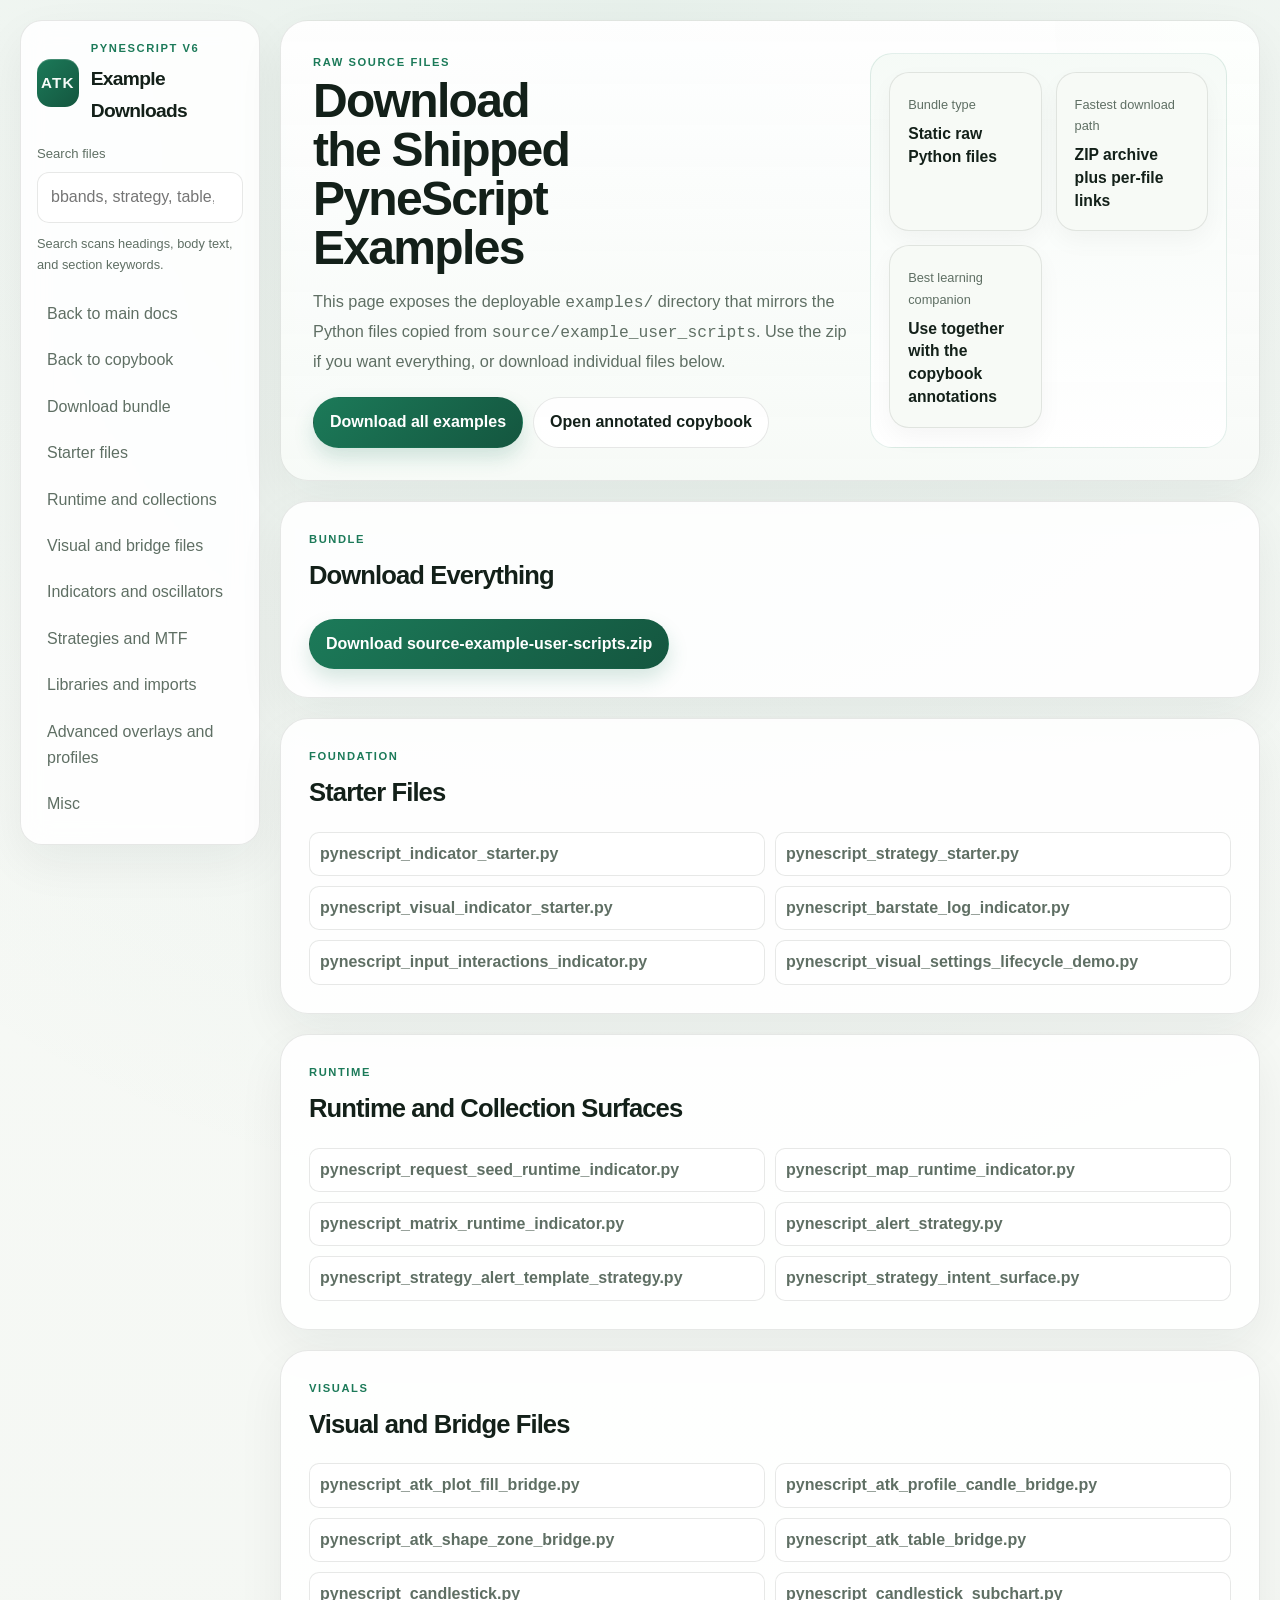
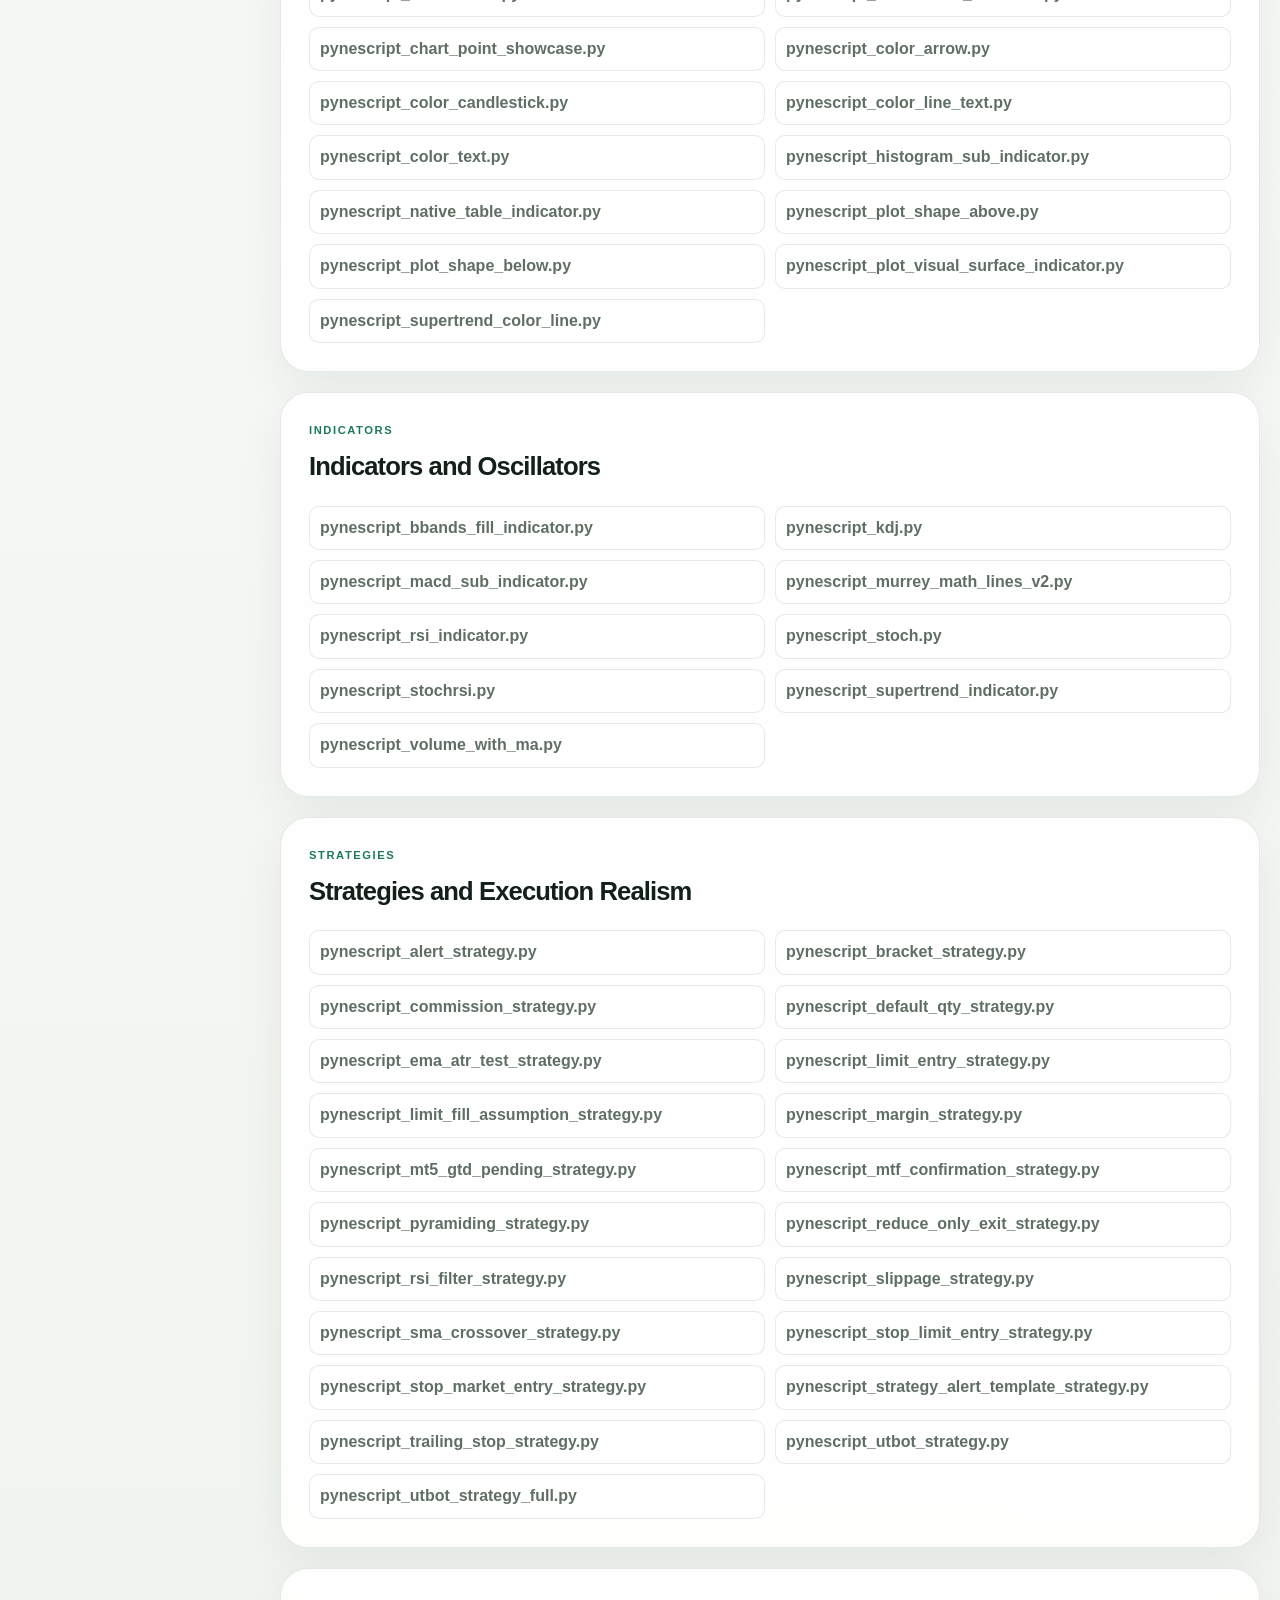
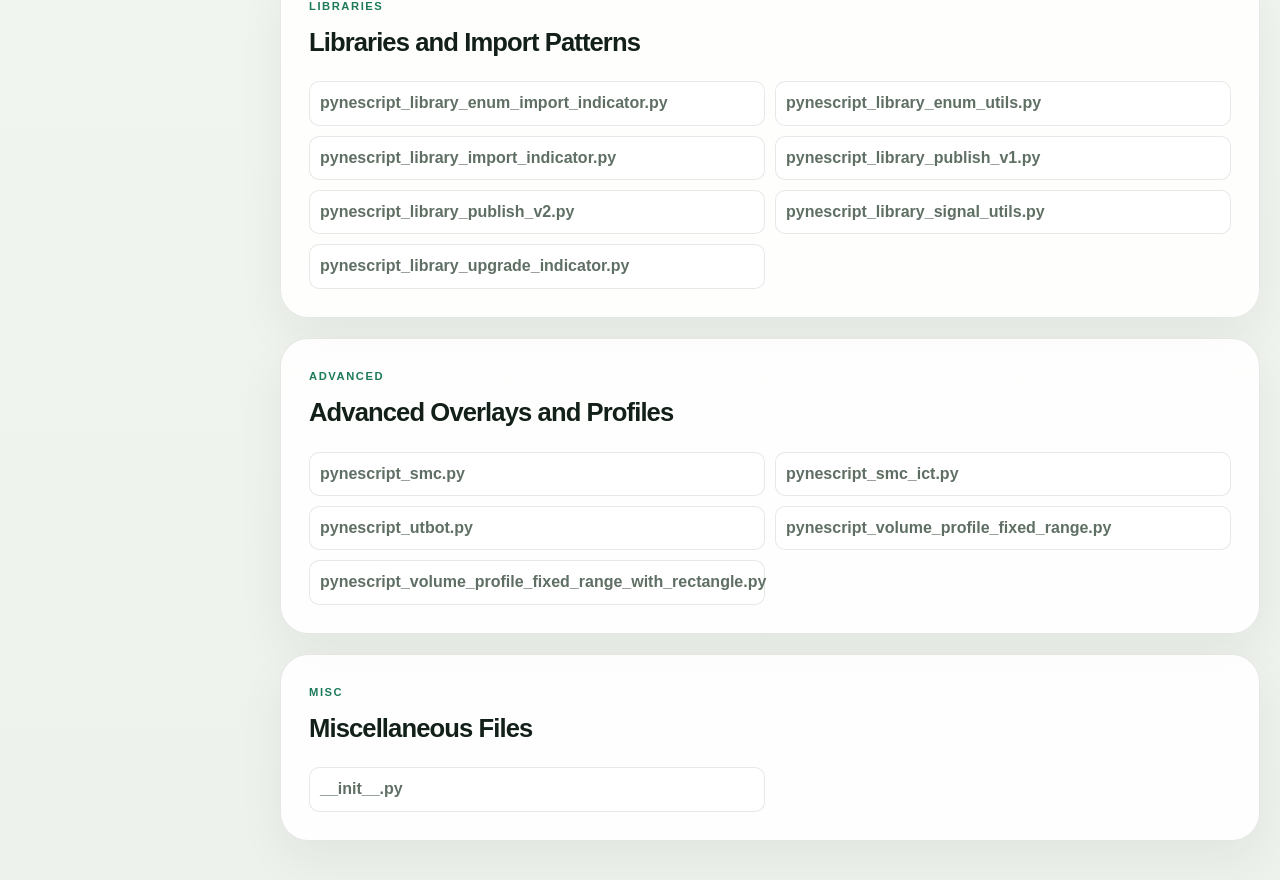
<file: examples/index.html>
<!DOCTYPE html>
<html lang="en">
<head>
    <meta charset="UTF-8">
    <meta name="viewport" content="width=device-width, initial-scale=1.0">
    <title>ATK PyneScript V6 Example Downloads</title>
    <meta name="description" content="Download the shipped ATK PyneScript V6 example files individually or as a zip bundle.">
    <link rel="stylesheet" href="../assets/styles.css">
</head>
<body>
    <div class="shell">
        <aside class="sidebar">
            <div class="brand">
                <div class="brand-mark">ATK</div>
                <div>
                    <p class="eyebrow">PyneScript V6</p>
                    <h1>Example Downloads</h1>
                </div>
            </div>
            <label class="search-box" for="doc-search">
                <span>Search files</span>
                <input id="doc-search" type="search" placeholder="bbands, strategy, table, volume profile...">
            </label>
            <nav class="nav" aria-label="Example download pages">
                <a href="../index.html">Back to main docs</a>
                <a href="../examples-copybook.html">Back to copybook</a>
                <a href="#bundle">Download bundle</a>
                <a href="#starters">Starter files</a>
                <a href="#runtime">Runtime and collections</a>
                <a href="#visuals">Visual and bridge files</a>
                <a href="#indicators">Indicators and oscillators</a>
                <a href="#strategies">Strategies and MTF</a>
                <a href="#libraries">Libraries and imports</a>
                <a href="#advanced">Advanced overlays and profiles</a>
                <a href="#misc">Misc</a>
            </nav>
        </aside>

        <main class="content">
            <header class="hero" data-search="download examples raw py files zip bundle">
                <div class="hero-copy">
                    <p class="eyebrow">Raw source files</p>
                    <h2>Download the Shipped PyneScript Examples</h2>
                    <p class="lead">This page exposes the deployable <code>examples/</code> directory that mirrors the Python files copied from <code>source/example_user_scripts</code>. Use the zip if you want everything, or download individual files below.</p>
                    <div class="hero-actions">
                        <a class="button button-primary" href="source-example-user-scripts.zip" download>Download all examples</a>
                        <a class="button" href="../examples-copybook.html">Open annotated copybook</a>
                    </div>
                </div>
                <div class="hero-panel">
                    <div class="stat-grid">
                        <article>
                            <span>Bundle type</span>
                            <strong>Static raw Python files</strong>
                        </article>
                        <article>
                            <span>Fastest download path</span>
                            <strong>ZIP archive plus per-file links</strong>
                        </article>
                        <article>
                            <span>Best learning companion</span>
                            <strong>Use together with the copybook annotations</strong>
                        </article>
                    </div>
                </div>
            </header>

            <section class="doc-section" id="bundle" data-search="zip bundle full download all examples">
                <div class="section-head">
                    <p class="eyebrow">Bundle</p>
                    <h2>Download Everything</h2>
                </div>
                <div class="hero-actions">
                    <a class="button button-primary" href="source-example-user-scripts.zip" download>Download source-example-user-scripts.zip</a>
                </div>
            </section>

            <section class="doc-section" id="starters" data-search="starter indicator strategy visual settings lifecycle">
                <div class="section-head">
                    <p class="eyebrow">Foundation</p>
                    <h2>Starter Files</h2>
                </div>
                <div class="copy-grid">
                    <a class="copy-link" href="pynescript_indicator_starter.py" download>pynescript_indicator_starter.py</a>
                    <a class="copy-link" href="pynescript_strategy_starter.py" download>pynescript_strategy_starter.py</a>
                    <a class="copy-link" href="pynescript_visual_indicator_starter.py" download>pynescript_visual_indicator_starter.py</a>
                    <a class="copy-link" href="pynescript_barstate_log_indicator.py" download>pynescript_barstate_log_indicator.py</a>
                    <a class="copy-link" href="pynescript_input_interactions_indicator.py" download>pynescript_input_interactions_indicator.py</a>
                    <a class="copy-link" href="pynescript_visual_settings_lifecycle_demo.py" download>pynescript_visual_settings_lifecycle_demo.py</a>
                </div>
            </section>

            <section class="doc-section" id="runtime" data-search="runtime collections request seed map matrix alert template intent surface">
                <div class="section-head">
                    <p class="eyebrow">Runtime</p>
                    <h2>Runtime and Collection Surfaces</h2>
                </div>
                <div class="copy-grid">
                    <a class="copy-link" href="pynescript_request_seed_runtime_indicator.py" download>pynescript_request_seed_runtime_indicator.py</a>
                    <a class="copy-link" href="pynescript_map_runtime_indicator.py" download>pynescript_map_runtime_indicator.py</a>
                    <a class="copy-link" href="pynescript_matrix_runtime_indicator.py" download>pynescript_matrix_runtime_indicator.py</a>
                    <a class="copy-link" href="pynescript_alert_strategy.py" download>pynescript_alert_strategy.py</a>
                    <a class="copy-link" href="pynescript_strategy_alert_template_strategy.py" download>pynescript_strategy_alert_template_strategy.py</a>
                    <a class="copy-link" href="pynescript_strategy_intent_surface.py" download>pynescript_strategy_intent_surface.py</a>
                </div>
            </section>

            <section class="doc-section" id="visuals" data-search="visual bridge chart point table zone fill candle shape color line text">
                <div class="section-head">
                    <p class="eyebrow">Visuals</p>
                    <h2>Visual and Bridge Files</h2>
                </div>
                <div class="copy-grid">
                    <a class="copy-link" href="pynescript_atk_plot_fill_bridge.py" download>pynescript_atk_plot_fill_bridge.py</a>
                    <a class="copy-link" href="pynescript_atk_profile_candle_bridge.py" download>pynescript_atk_profile_candle_bridge.py</a>
                    <a class="copy-link" href="pynescript_atk_shape_zone_bridge.py" download>pynescript_atk_shape_zone_bridge.py</a>
                    <a class="copy-link" href="pynescript_atk_table_bridge.py" download>pynescript_atk_table_bridge.py</a>
                    <a class="copy-link" href="pynescript_candlestick.py" download>pynescript_candlestick.py</a>
                    <a class="copy-link" href="pynescript_candlestick_subchart.py" download>pynescript_candlestick_subchart.py</a>
                    <a class="copy-link" href="pynescript_chart_point_showcase.py" download>pynescript_chart_point_showcase.py</a>
                    <a class="copy-link" href="pynescript_color_arrow.py" download>pynescript_color_arrow.py</a>
                    <a class="copy-link" href="pynescript_color_candlestick.py" download>pynescript_color_candlestick.py</a>
                    <a class="copy-link" href="pynescript_color_line_text.py" download>pynescript_color_line_text.py</a>
                    <a class="copy-link" href="pynescript_color_text.py" download>pynescript_color_text.py</a>
                    <a class="copy-link" href="pynescript_histogram_sub_indicator.py" download>pynescript_histogram_sub_indicator.py</a>
                    <a class="copy-link" href="pynescript_native_table_indicator.py" download>pynescript_native_table_indicator.py</a>
                    <a class="copy-link" href="pynescript_plot_shape_above.py" download>pynescript_plot_shape_above.py</a>
                    <a class="copy-link" href="pynescript_plot_shape_below.py" download>pynescript_plot_shape_below.py</a>
                    <a class="copy-link" href="pynescript_plot_visual_surface_indicator.py" download>pynescript_plot_visual_surface_indicator.py</a>
                    <a class="copy-link" href="pynescript_supertrend_color_line.py" download>pynescript_supertrend_color_line.py</a>
                </div>
            </section>

            <section class="doc-section" id="indicators" data-search="indicators oscillators bbands rsi macd stoch kdj supertrend volume with ma">
                <div class="section-head">
                    <p class="eyebrow">Indicators</p>
                    <h2>Indicators and Oscillators</h2>
                </div>
                <div class="copy-grid">
                    <a class="copy-link" href="pynescript_bbands_fill_indicator.py" download>pynescript_bbands_fill_indicator.py</a>
                    <a class="copy-link" href="pynescript_kdj.py" download>pynescript_kdj.py</a>
                    <a class="copy-link" href="pynescript_macd_sub_indicator.py" download>pynescript_macd_sub_indicator.py</a>
                    <a class="copy-link" href="pynescript_murrey_math_lines_v2.py" download>pynescript_murrey_math_lines_v2.py</a>
                    <a class="copy-link" href="pynescript_rsi_indicator.py" download>pynescript_rsi_indicator.py</a>
                    <a class="copy-link" href="pynescript_stoch.py" download>pynescript_stoch.py</a>
                    <a class="copy-link" href="pynescript_stochrsi.py" download>pynescript_stochrsi.py</a>
                    <a class="copy-link" href="pynescript_supertrend_indicator.py" download>pynescript_supertrend_indicator.py</a>
                    <a class="copy-link" href="pynescript_volume_with_ma.py" download>pynescript_volume_with_ma.py</a>
                </div>
            </section>

            <section class="doc-section" id="strategies" data-search="strategies mtf bracket rsi filter sma crossover trailing stop utbot slippage commission margin pyramiding fill assumption pending stop limit reduce only">
                <div class="section-head">
                    <p class="eyebrow">Strategies</p>
                    <h2>Strategies and Execution Realism</h2>
                </div>
                <div class="copy-grid">
                    <a class="copy-link" href="pynescript_alert_strategy.py" download>pynescript_alert_strategy.py</a>
                    <a class="copy-link" href="pynescript_bracket_strategy.py" download>pynescript_bracket_strategy.py</a>
                    <a class="copy-link" href="pynescript_commission_strategy.py" download>pynescript_commission_strategy.py</a>
                    <a class="copy-link" href="pynescript_default_qty_strategy.py" download>pynescript_default_qty_strategy.py</a>
                    <a class="copy-link" href="pynescript_ema_atr_test_strategy.py" download>pynescript_ema_atr_test_strategy.py</a>
                    <a class="copy-link" href="pynescript_limit_entry_strategy.py" download>pynescript_limit_entry_strategy.py</a>
                    <a class="copy-link" href="pynescript_limit_fill_assumption_strategy.py" download>pynescript_limit_fill_assumption_strategy.py</a>
                    <a class="copy-link" href="pynescript_margin_strategy.py" download>pynescript_margin_strategy.py</a>
                    <a class="copy-link" href="pynescript_mt5_gtd_pending_strategy.py" download>pynescript_mt5_gtd_pending_strategy.py</a>
                    <a class="copy-link" href="pynescript_mtf_confirmation_strategy.py" download>pynescript_mtf_confirmation_strategy.py</a>
                    <a class="copy-link" href="pynescript_pyramiding_strategy.py" download>pynescript_pyramiding_strategy.py</a>
                    <a class="copy-link" href="pynescript_reduce_only_exit_strategy.py" download>pynescript_reduce_only_exit_strategy.py</a>
                    <a class="copy-link" href="pynescript_rsi_filter_strategy.py" download>pynescript_rsi_filter_strategy.py</a>
                    <a class="copy-link" href="pynescript_slippage_strategy.py" download>pynescript_slippage_strategy.py</a>
                    <a class="copy-link" href="pynescript_sma_crossover_strategy.py" download>pynescript_sma_crossover_strategy.py</a>
                    <a class="copy-link" href="pynescript_stop_limit_entry_strategy.py" download>pynescript_stop_limit_entry_strategy.py</a>
                    <a class="copy-link" href="pynescript_stop_market_entry_strategy.py" download>pynescript_stop_market_entry_strategy.py</a>
                    <a class="copy-link" href="pynescript_strategy_alert_template_strategy.py" download>pynescript_strategy_alert_template_strategy.py</a>
                    <a class="copy-link" href="pynescript_trailing_stop_strategy.py" download>pynescript_trailing_stop_strategy.py</a>
                    <a class="copy-link" href="pynescript_utbot_strategy.py" download>pynescript_utbot_strategy.py</a>
                    <a class="copy-link" href="pynescript_utbot_strategy_full.py" download>pynescript_utbot_strategy_full.py</a>
                </div>
            </section>

            <section class="doc-section" id="libraries" data-search="libraries import publish upgrade enum utils signal helpers">
                <div class="section-head">
                    <p class="eyebrow">Libraries</p>
                    <h2>Libraries and Import Patterns</h2>
                </div>
                <div class="copy-grid">
                    <a class="copy-link" href="pynescript_library_enum_import_indicator.py" download>pynescript_library_enum_import_indicator.py</a>
                    <a class="copy-link" href="pynescript_library_enum_utils.py" download>pynescript_library_enum_utils.py</a>
                    <a class="copy-link" href="pynescript_library_import_indicator.py" download>pynescript_library_import_indicator.py</a>
                    <a class="copy-link" href="pynescript_library_publish_v1.py" download>pynescript_library_publish_v1.py</a>
                    <a class="copy-link" href="pynescript_library_publish_v2.py" download>pynescript_library_publish_v2.py</a>
                    <a class="copy-link" href="pynescript_library_signal_utils.py" download>pynescript_library_signal_utils.py</a>
                    <a class="copy-link" href="pynescript_library_upgrade_indicator.py" download>pynescript_library_upgrade_indicator.py</a>
                </div>
            </section>

            <section class="doc-section" id="advanced" data-search="advanced smc ict utbot volume profile rectangle">
                <div class="section-head">
                    <p class="eyebrow">Advanced</p>
                    <h2>Advanced Overlays and Profiles</h2>
                </div>
                <div class="copy-grid">
                    <a class="copy-link" href="pynescript_smc.py" download>pynescript_smc.py</a>
                    <a class="copy-link" href="pynescript_smc_ict.py" download>pynescript_smc_ict.py</a>
                    <a class="copy-link" href="pynescript_utbot.py" download>pynescript_utbot.py</a>
                    <a class="copy-link" href="pynescript_volume_profile_fixed_range.py" download>pynescript_volume_profile_fixed_range.py</a>
                    <a class="copy-link" href="pynescript_volume_profile_fixed_range_with_rectangle.py" download>pynescript_volume_profile_fixed_range_with_rectangle.py</a>
                </div>
            </section>

            <section class="doc-section" id="misc" data-search="misc init file">
                <div class="section-head">
                    <p class="eyebrow">Misc</p>
                    <h2>Miscellaneous Files</h2>
                </div>
                <div class="copy-grid">
                    <a class="copy-link" href="__init__.py" download>__init__.py</a>
                </div>
            </section>
        </main>

        <aside class="toc">
            <p class="eyebrow">On this page</p>
            <nav id="toc-nav"></nav>
        </aside>
    </div>

    <script src="../assets/app.js"></script>
</body>
</html>
</file>
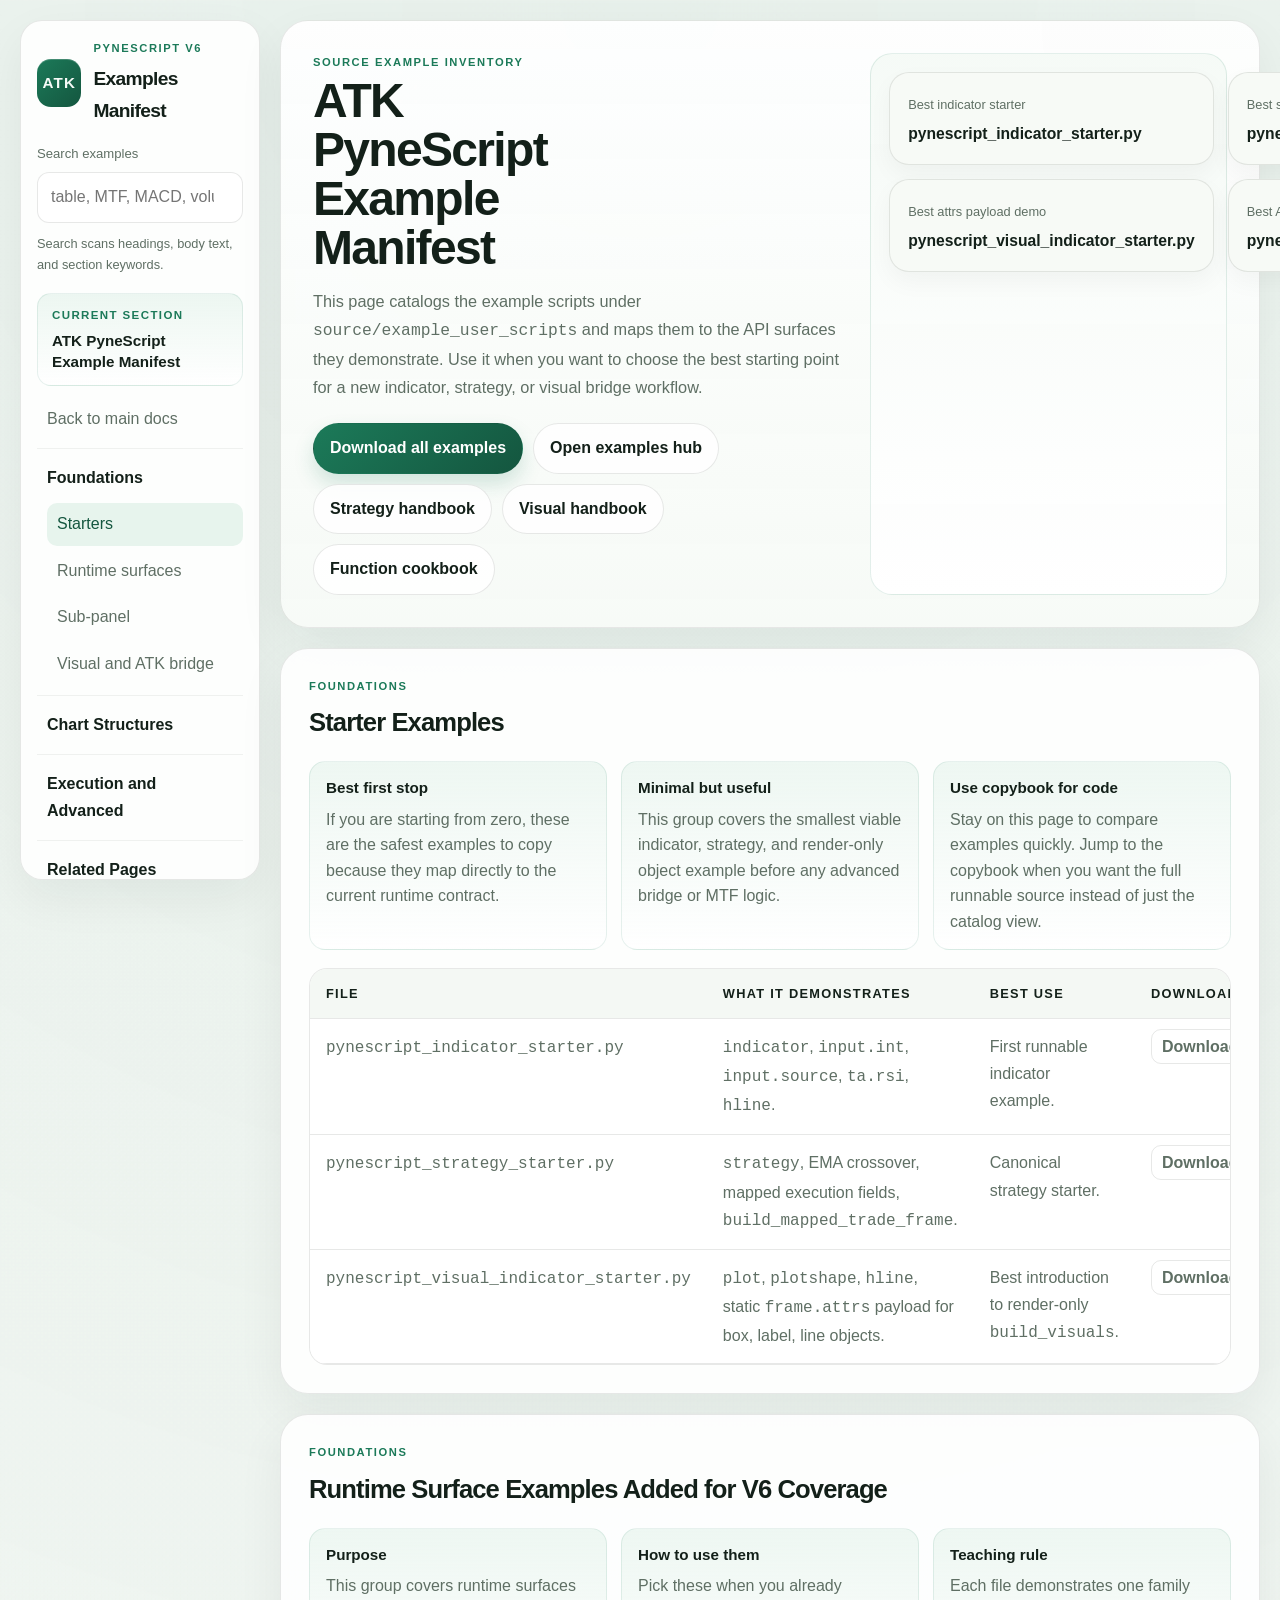
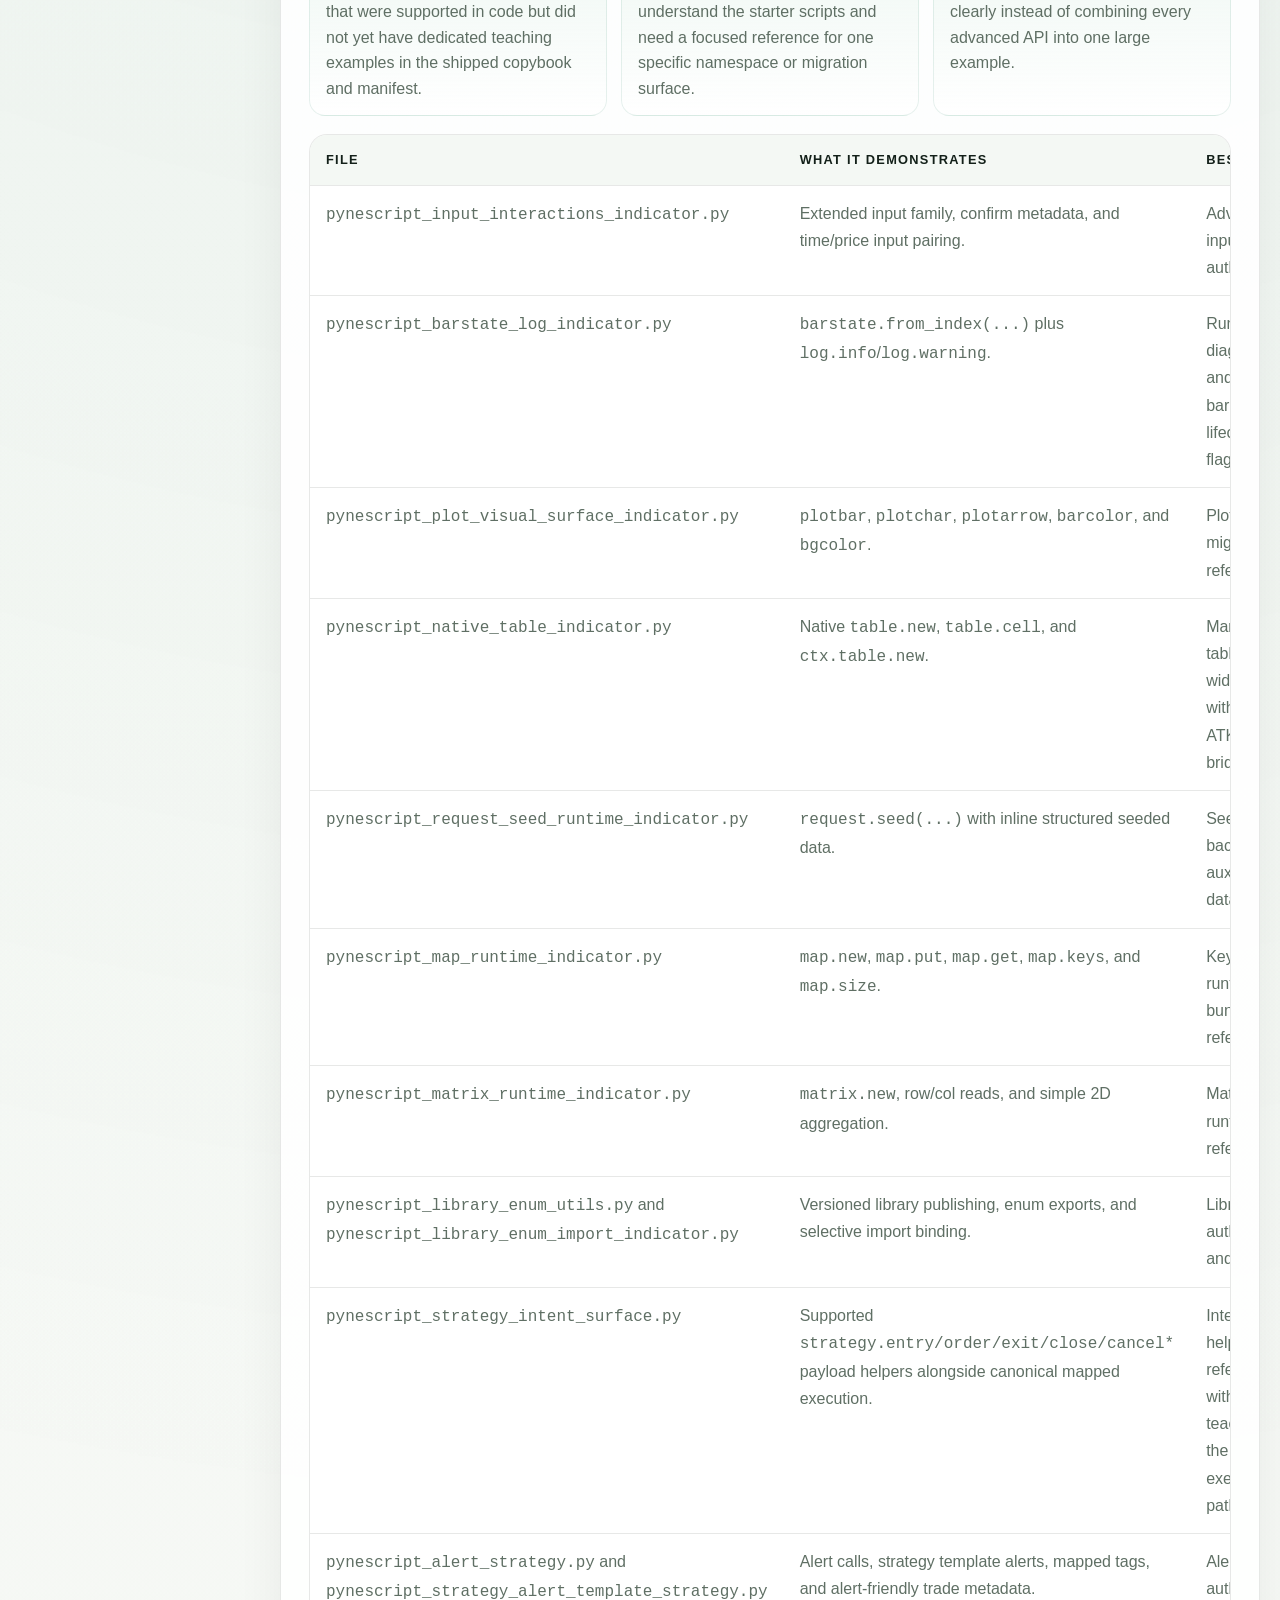
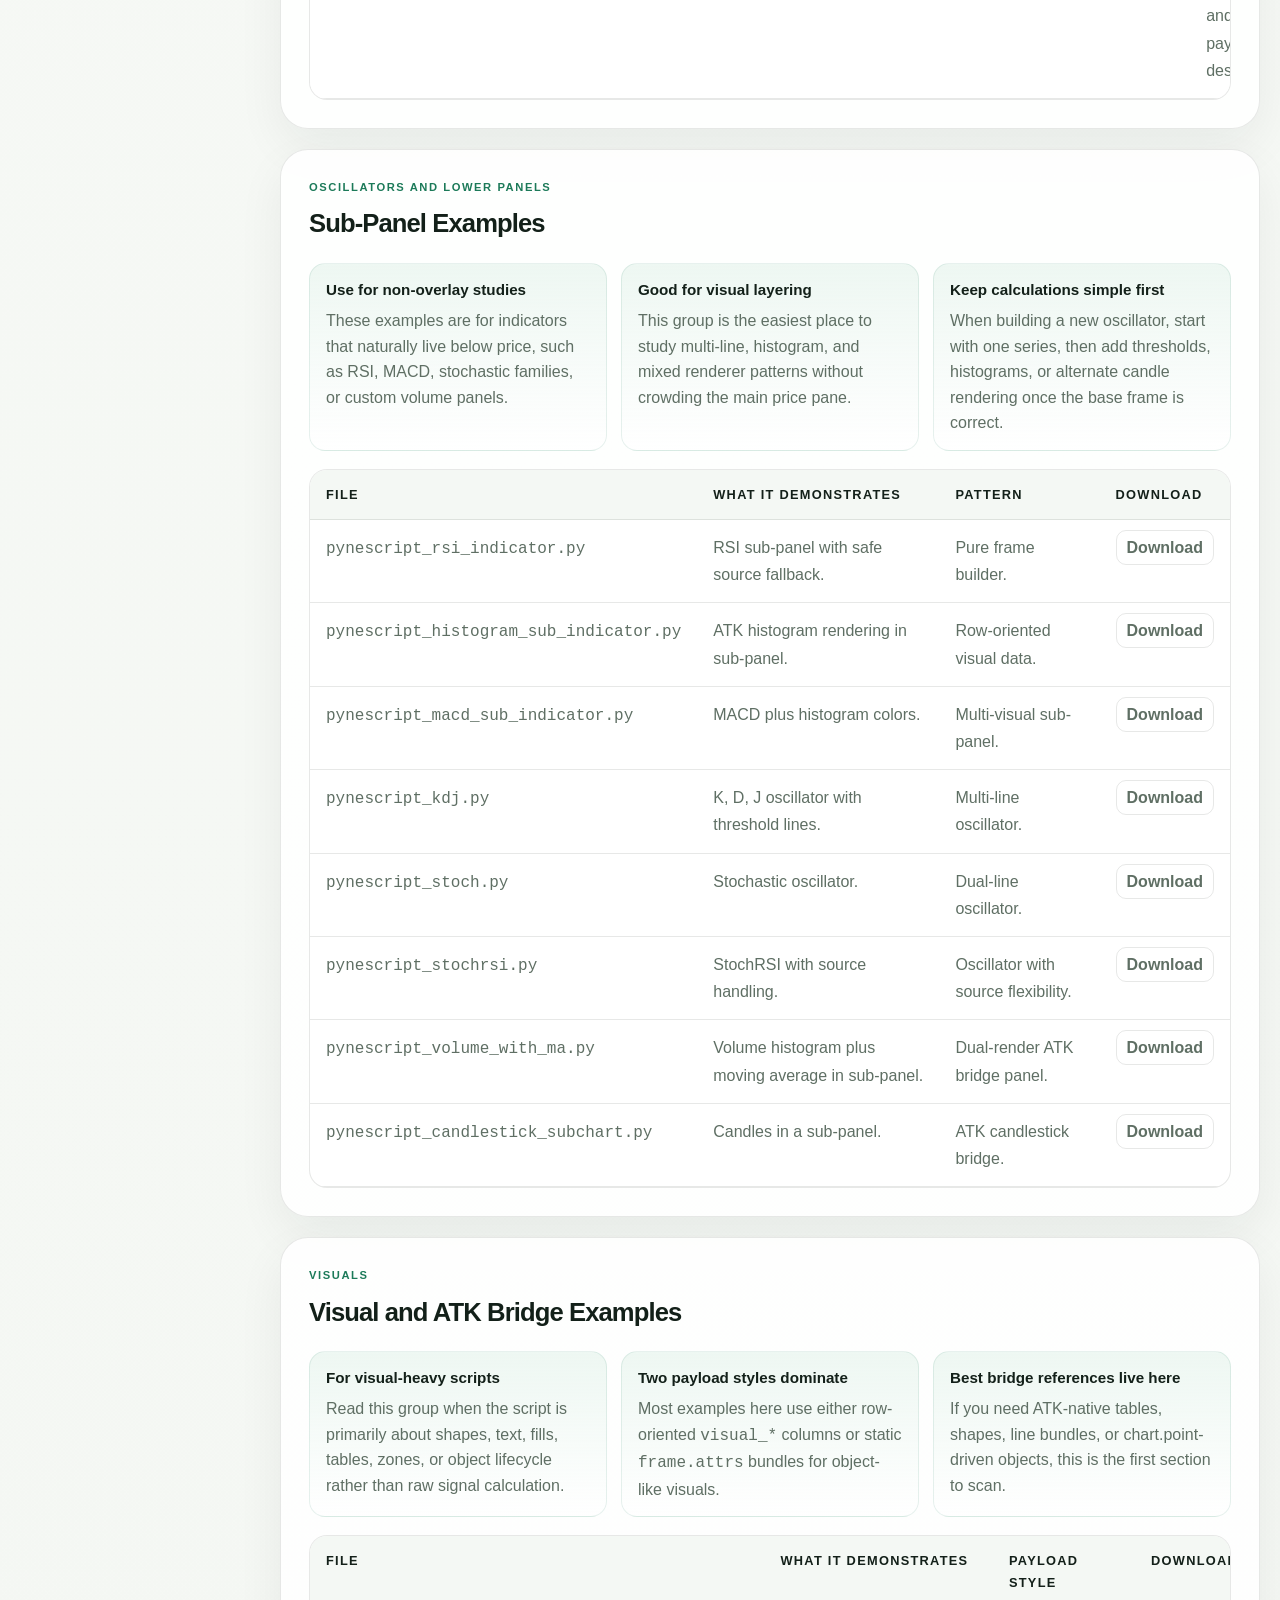
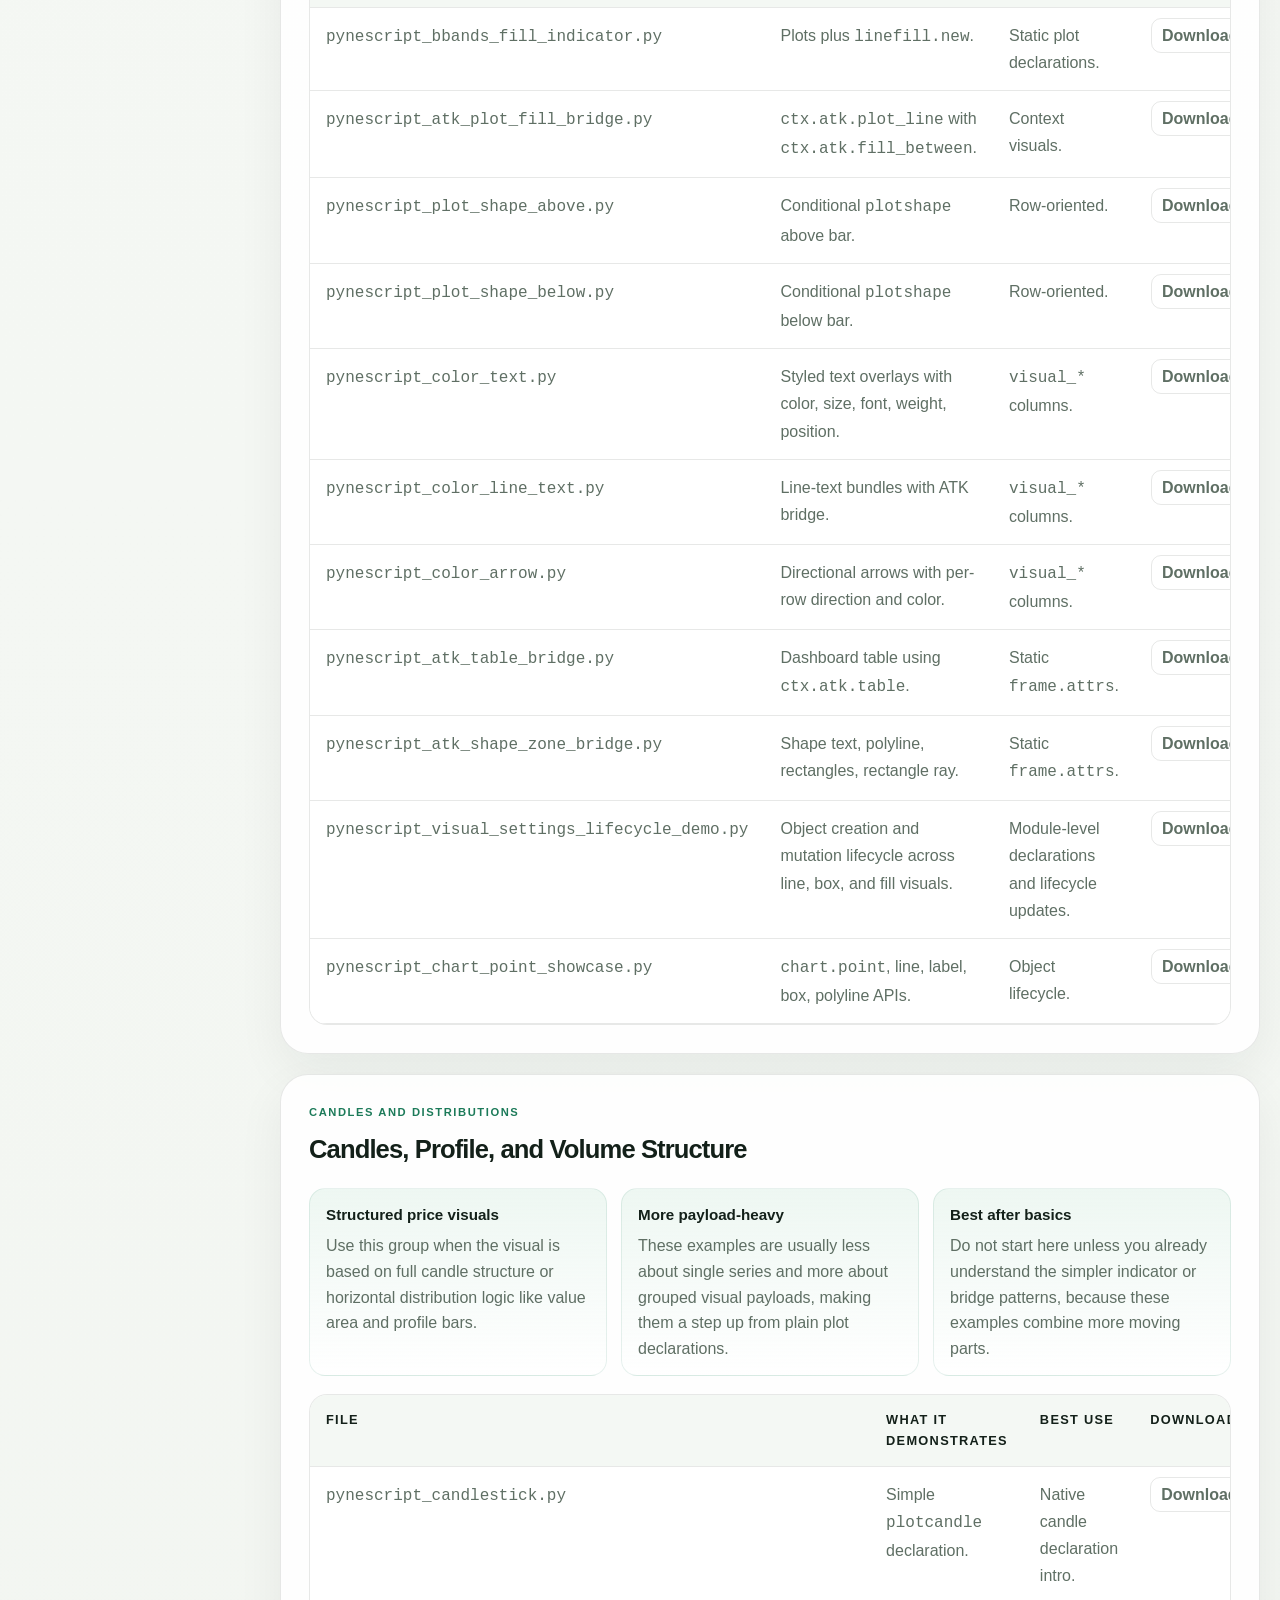
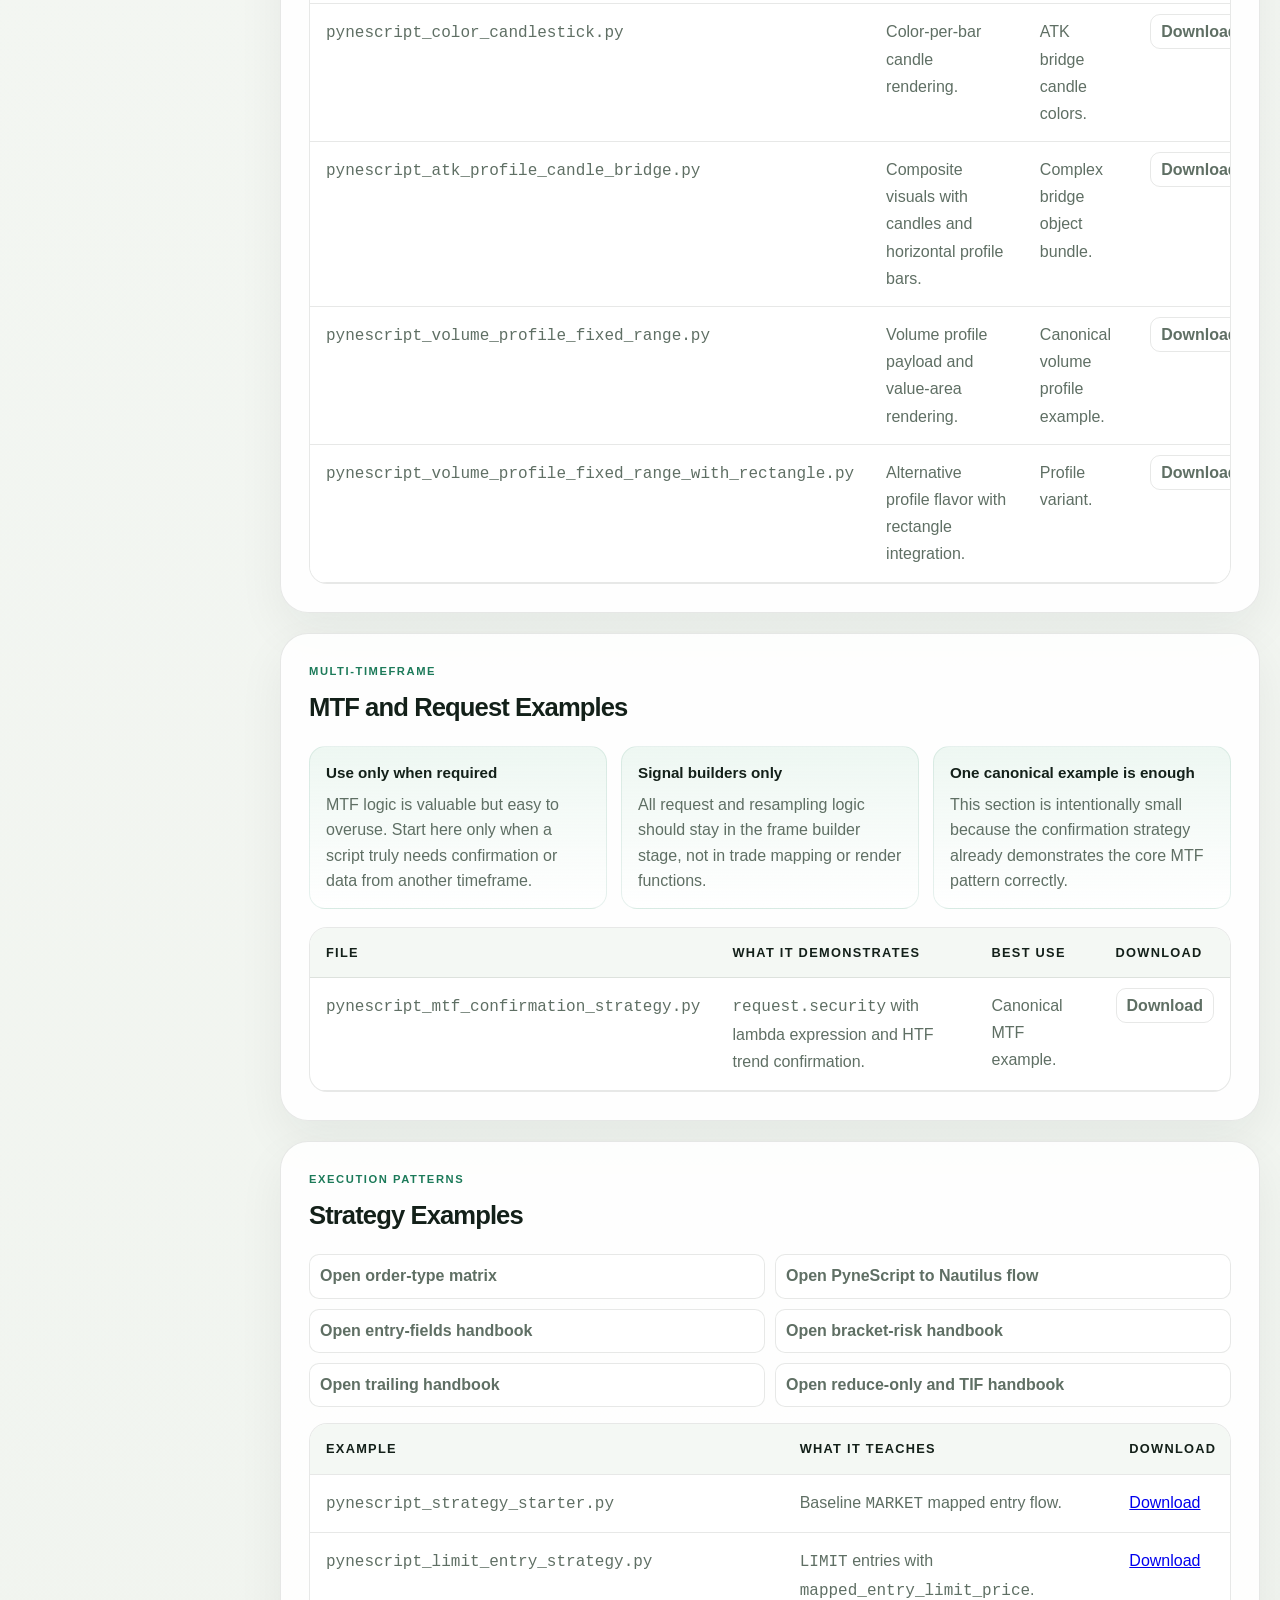
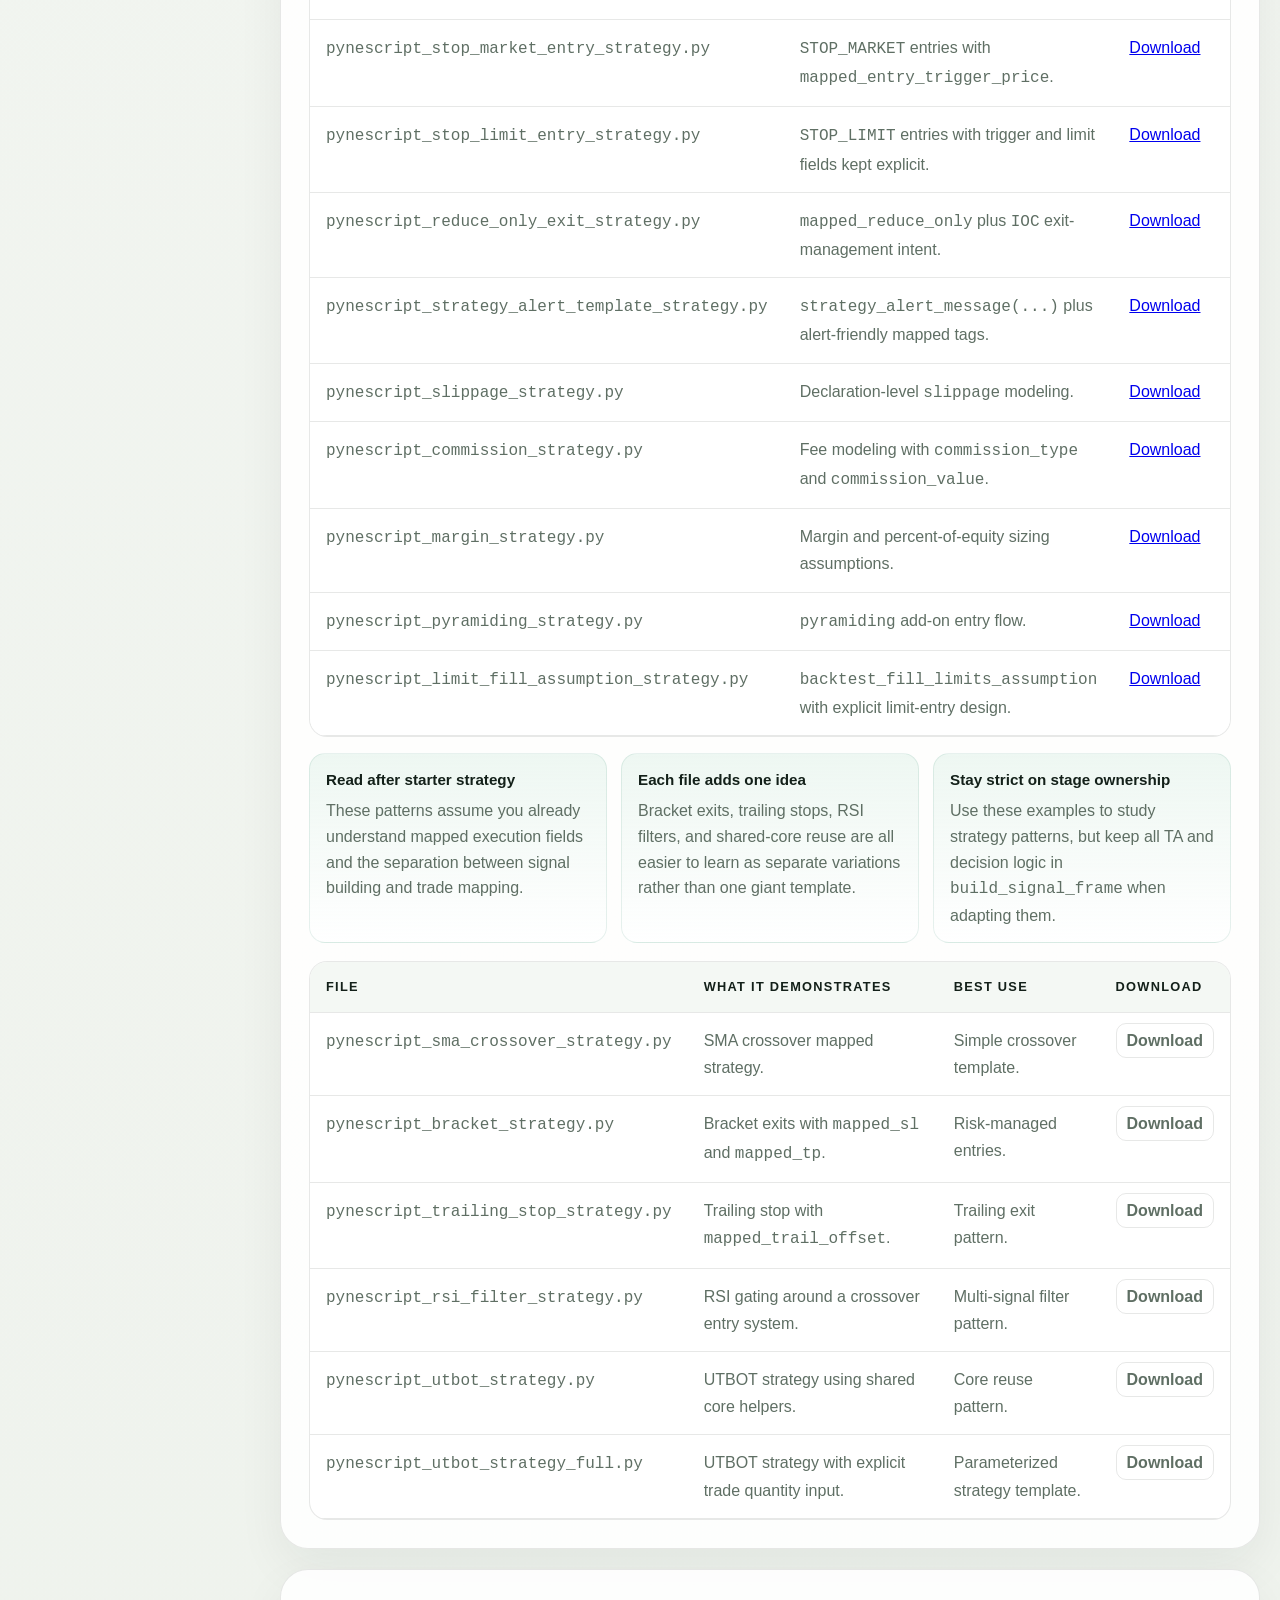
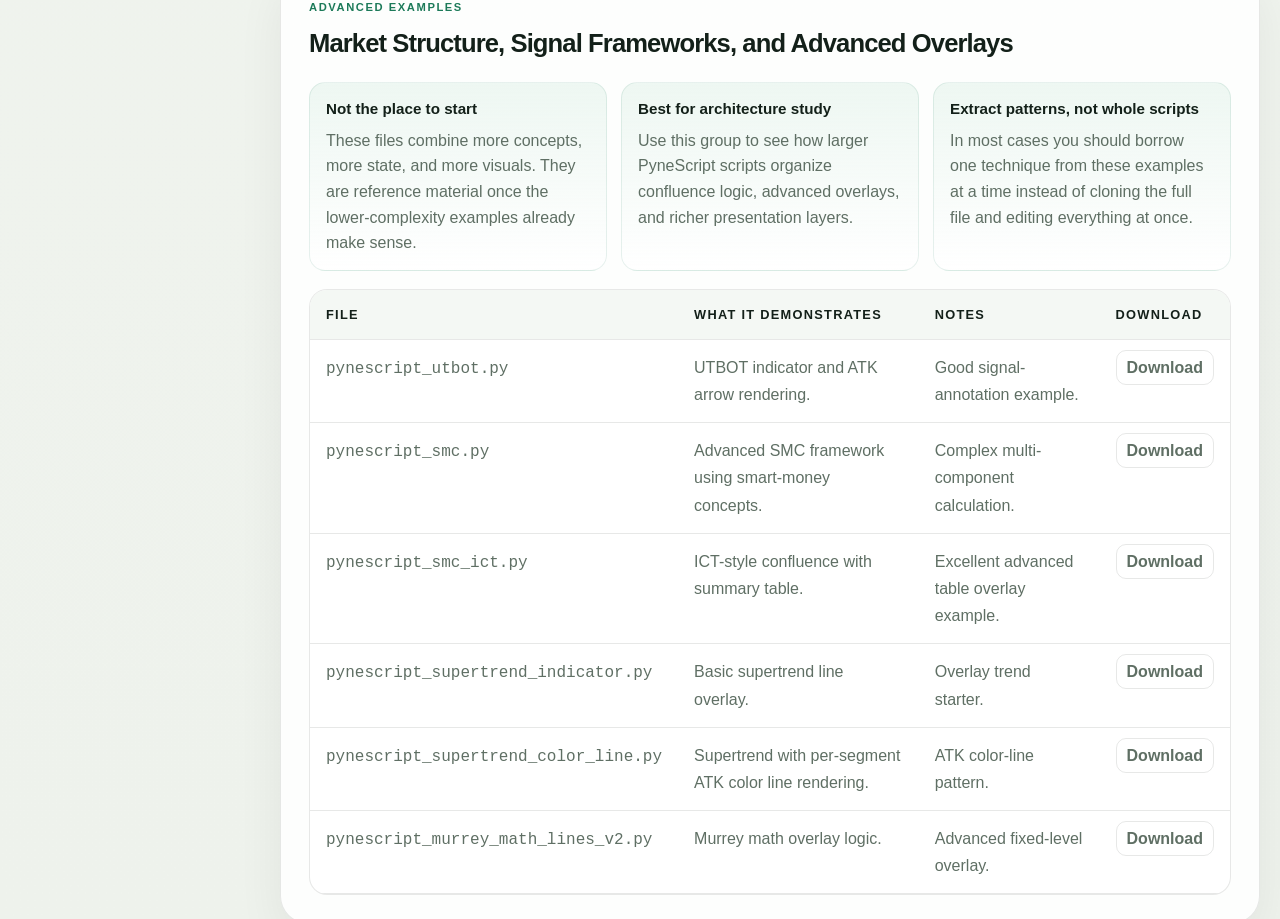
<file: examples-manifest.html>
<!DOCTYPE html>
<html lang="en">
<head>
    <meta charset="UTF-8">
    <meta name="viewport" content="width=device-width, initial-scale=1.0">
    <title>ATK PyneScript V6 Example Manifest</title>
    <meta name="description" content="Categorized manifest of source/example_user_scripts used by the ATK PyneScript V6 documentation site.">
    <link rel="stylesheet" href="assets/styles.css">
</head>
<body>
    <div class="shell">
        <aside class="sidebar">
            <div class="brand">
                <div class="brand-mark">ATK</div>
                <div>
                    <p class="eyebrow">PyneScript V6</p>
                    <h1>Examples Manifest</h1>
                </div>
            </div>
            <label class="search-box" for="doc-search">
                <span>Search examples</span>
                <input id="doc-search" type="search" placeholder="table, MTF, MACD, volume profile...">
            </label>
            <div class="current-section-indicator" aria-live="polite">
                <span class="current-section-label">Current section</span>
                <strong class="current-section-value">ATK PyneScript Example Manifest</strong>
            </div>
            <nav class="nav" aria-label="Manifest">
                <a href="index.html">Back to main docs</a>
                <details class="nav-group" open>
                    <summary>Foundations</summary>
                    <div class="sidebar-links">
                        <a href="#starters">Starters</a>
                        <a href="#runtime-surfaces">Runtime surfaces</a>
                        <a href="#subpanel">Sub-panel</a>
                        <a href="#visuals">Visual and ATK bridge</a>
                    </div>
                </details>
                <details class="nav-group">
                    <summary>Chart Structures</summary>
                    <div class="sidebar-links">
                        <a href="#candles">Candles and profiles</a>
                        <a href="#mtf">MTF and request</a>
                    </div>
                </details>
                <details class="nav-group">
                    <summary>Execution and Advanced</summary>
                    <div class="sidebar-links">
                        <a href="#strategies">Strategies</a>
                        <a href="#advanced">Advanced and SMC</a>
                    </div>
                </details>
                <details class="nav-group">
                    <summary>Related Pages</summary>
                    <div class="sidebar-links">
                        <a href="strategy-authoring-handbook.html">Strategy authoring handbook</a>
                        <a href="visual-authoring-handbook.html">Visual authoring handbook</a>
                        <a href="function-cookbook.html">Function cookbook</a>
                        <a href="examples-copybook.html">Open examples copybook</a>
                        <a href="examples/index.html">Open examples hub</a>
                    </div>
                </details>
            </nav>
        </aside>

        <main class="content">
            <section class="hero" id="starters" data-search="starter manifest examples file list">
                <div class="hero-copy">
                    <p class="eyebrow">Source example inventory</p>
                    <h2>ATK PyneScript Example Manifest</h2>
                    <p class="lead">This page catalogs the example scripts under <code>source/example_user_scripts</code> and maps them to the API surfaces they demonstrate. Use it when you want to choose the best starting point for a new indicator, strategy, or visual bridge workflow.</p>
                    <div class="hero-actions">
                        <a class="button button-primary" href="examples/source-example-user-scripts.zip" download>Download all examples</a>
                        <a class="button" href="examples/index.html">Open examples hub</a>
                        <a class="button" href="strategy-authoring-handbook.html">Strategy handbook</a>
                        <a class="button" href="visual-authoring-handbook.html">Visual handbook</a>
                        <a class="button" href="function-cookbook.html">Function cookbook</a>
                    </div>
                </div>
                <div class="hero-panel">
                    <div class="stat-grid">
                        <article><span>Best indicator starter</span><strong>pynescript_indicator_starter.py</strong></article>
                        <article><span>Best strategy starter</span><strong>pynescript_strategy_starter.py</strong></article>
                        <article><span>Best attrs payload demo</span><strong>pynescript_visual_indicator_starter.py</strong></article>
                        <article><span>Best ATK bridge demo</span><strong>pynescript_atk_shape_zone_bridge.py</strong></article>
                    </div>
                </div>
            </section>

            <section class="doc-section" data-search="starter examples indicator strategy visual starter" id="starters-table">
                <div class="section-head">
                    <p class="eyebrow">Foundations</p>
                    <h2>Starter Examples</h2>
                </div>
                <div class="summary-strip">
                    <article class="summary-pill">
                        <strong>Best first stop</strong>
                        <span>If you are starting from zero, these are the safest examples to copy because they map directly to the current runtime contract.</span>
                    </article>
                    <article class="summary-pill">
                        <strong>Minimal but useful</strong>
                        <span>This group covers the smallest viable indicator, strategy, and render-only object example before any advanced bridge or MTF logic.</span>
                    </article>
                    <article class="summary-pill">
                        <strong>Use copybook for code</strong>
                        <span>Stay on this page to compare examples quickly. Jump to the copybook when you want the full runnable source instead of just the catalog view.</span>
                    </article>
                </div>
                <div class="table-wrap">
                    <table>
                        <thead>
                            <tr><th>File</th><th>What it demonstrates</th><th>Best use</th><th>Download</th></tr>
                        </thead>
                        <tbody>
                            <tr><td><code>pynescript_indicator_starter.py</code></td><td><code>indicator</code>, <code>input.int</code>, <code>input.source</code>, <code>ta.rsi</code>, <code>hline</code>.</td><td>First runnable indicator example.</td><td><a class="copy-link" href="examples/pynescript_indicator_starter.py" download>Download</a></td></tr>
                            <tr><td><code>pynescript_strategy_starter.py</code></td><td><code>strategy</code>, EMA crossover, mapped execution fields, <code>build_mapped_trade_frame</code>.</td><td>Canonical strategy starter.</td><td><a class="copy-link" href="examples/pynescript_strategy_starter.py" download>Download</a></td></tr>
                            <tr><td><code>pynescript_visual_indicator_starter.py</code></td><td><code>plot</code>, <code>plotshape</code>, <code>hline</code>, static <code>frame.attrs</code> payload for box, label, line objects.</td><td>Best introduction to render-only <code>build_visuals</code>.</td><td><a class="copy-link" href="examples/pynescript_visual_indicator_starter.py" download>Download</a></td></tr>
                        </tbody>
                    </table>
                </div>
            </section>

            <section class="doc-section" id="runtime-surfaces" data-search="runtime surfaces inputs libraries intents barstate log plotbar plotchar table">
                <div class="section-head">
                    <p class="eyebrow">Foundations</p>
                    <h2>Runtime Surface Examples Added for V6 Coverage</h2>
                </div>
                <div class="summary-strip">
                    <article class="summary-pill">
                        <strong>Purpose</strong>
                        <span>This group covers runtime surfaces that were supported in code but did not yet have dedicated teaching examples in the shipped copybook and manifest.</span>
                    </article>
                    <article class="summary-pill">
                        <strong>How to use them</strong>
                        <span>Pick these when you already understand the starter scripts and need a focused reference for one specific namespace or migration surface.</span>
                    </article>
                    <article class="summary-pill">
                        <strong>Teaching rule</strong>
                        <span>Each file demonstrates one family clearly instead of combining every advanced API into one large example.</span>
                    </article>
                </div>
                <div class="table-wrap">
                    <table>
                        <thead>
                            <tr><th>File</th><th>What it demonstrates</th><th>Best use</th><th>Download</th></tr>
                        </thead>
                        <tbody>
                            <tr><td><code>pynescript_input_interactions_indicator.py</code></td><td>Extended input family, confirm metadata, and time/price input pairing.</td><td>Advanced input authoring.</td><td><a class="copy-link" href="examples/pynescript_input_interactions_indicator.py" download>Download</a></td></tr>
                            <tr><td><code>pynescript_barstate_log_indicator.py</code></td><td><code>barstate.from_index(...)</code> plus <code>log.info</code>/<code>log.warning</code>.</td><td>Runtime diagnostics and per-bar lifecycle flags.</td><td><a class="copy-link" href="examples/pynescript_barstate_log_indicator.py" download>Download</a></td></tr>
                            <tr><td><code>pynescript_plot_visual_surface_indicator.py</code></td><td><code>plotbar</code>, <code>plotchar</code>, <code>plotarrow</code>, <code>barcolor</code>, and <code>bgcolor</code>.</td><td>Plot-family migration reference.</td><td><a class="copy-link" href="examples/pynescript_plot_visual_surface_indicator.py" download>Download</a></td></tr>
                            <tr><td><code>pynescript_native_table_indicator.py</code></td><td>Native <code>table.new</code>, <code>table.cell</code>, and <code>ctx.table.new</code>.</td><td>Managed table widgets without the ATK bridge.</td><td><a class="copy-link" href="examples/pynescript_native_table_indicator.py" download>Download</a></td></tr>
                            <tr><td><code>pynescript_request_seed_runtime_indicator.py</code></td><td><code>request.seed(...)</code> with inline structured seeded data.</td><td>Seed-backed auxiliary data flows.</td><td><a class="copy-link" href="examples/pynescript_request_seed_runtime_indicator.py" download>Download</a></td></tr>
                            <tr><td><code>pynescript_map_runtime_indicator.py</code></td><td><code>map.new</code>, <code>map.put</code>, <code>map.get</code>, <code>map.keys</code>, and <code>map.size</code>.</td><td>Keyed runtime bundle reference.</td><td><a class="copy-link" href="examples/pynescript_map_runtime_indicator.py" download>Download</a></td></tr>
                            <tr><td><code>pynescript_matrix_runtime_indicator.py</code></td><td><code>matrix.new</code>, row/col reads, and simple 2D aggregation.</td><td>Matrix runtime reference.</td><td><a class="copy-link" href="examples/pynescript_matrix_runtime_indicator.py" download>Download</a></td></tr>
                            <tr><td><code>pynescript_library_enum_utils.py</code> and <code>pynescript_library_enum_import_indicator.py</code></td><td>Versioned library publishing, enum exports, and selective import binding.</td><td>Library authoring and reuse.</td><td><a class="copy-link" href="examples/pynescript_library_enum_import_indicator.py" download>Download</a></td></tr>
                            <tr><td><code>pynescript_strategy_intent_surface.py</code></td><td>Supported <code>strategy.entry/order/exit/close/cancel*</code> payload helpers alongside canonical mapped execution.</td><td>Intent-helper reference without teaching the wrong execution path.</td><td><a class="copy-link" href="examples/pynescript_strategy_intent_surface.py" download>Download</a></td></tr>
                            <tr><td><code>pynescript_alert_strategy.py</code> and <code>pynescript_strategy_alert_template_strategy.py</code></td><td>Alert calls, strategy template alerts, mapped tags, and alert-friendly trade metadata.</td><td>Alert authoring and payload design.</td><td><a class="copy-link" href="examples/pynescript_strategy_alert_template_strategy.py" download>Download</a></td></tr>
                        </tbody>
                    </table>
                </div>
            </section>

            <section class="doc-section" id="subpanel" data-search="sub panel subpanel rsi macd histogram kdj stoch stochrsi volume">
                <div class="section-head">
                    <p class="eyebrow">Oscillators and lower panels</p>
                    <h2>Sub-Panel Examples</h2>
                </div>
                <div class="summary-strip">
                    <article class="summary-pill">
                        <strong>Use for non-overlay studies</strong>
                        <span>These examples are for indicators that naturally live below price, such as RSI, MACD, stochastic families, or custom volume panels.</span>
                    </article>
                    <article class="summary-pill">
                        <strong>Good for visual layering</strong>
                        <span>This group is the easiest place to study multi-line, histogram, and mixed renderer patterns without crowding the main price pane.</span>
                    </article>
                    <article class="summary-pill">
                        <strong>Keep calculations simple first</strong>
                        <span>When building a new oscillator, start with one series, then add thresholds, histograms, or alternate candle rendering once the base frame is correct.</span>
                    </article>
                </div>
                <div class="table-wrap">
                    <table>
                        <thead>
                            <tr><th>File</th><th>What it demonstrates</th><th>Pattern</th><th>Download</th></tr>
                        </thead>
                        <tbody>
                            <tr><td><code>pynescript_rsi_indicator.py</code></td><td>RSI sub-panel with safe source fallback.</td><td>Pure frame builder.</td><td><a class="copy-link" href="examples/pynescript_rsi_indicator.py" download>Download</a></td></tr>
                            <tr><td><code>pynescript_histogram_sub_indicator.py</code></td><td>ATK histogram rendering in sub-panel.</td><td>Row-oriented visual data.</td><td><a class="copy-link" href="examples/pynescript_histogram_sub_indicator.py" download>Download</a></td></tr>
                            <tr><td><code>pynescript_macd_sub_indicator.py</code></td><td>MACD plus histogram colors.</td><td>Multi-visual sub-panel.</td><td><a class="copy-link" href="examples/pynescript_macd_sub_indicator.py" download>Download</a></td></tr>
                            <tr><td><code>pynescript_kdj.py</code></td><td>K, D, J oscillator with threshold lines.</td><td>Multi-line oscillator.</td><td><a class="copy-link" href="examples/pynescript_kdj.py" download>Download</a></td></tr>
                            <tr><td><code>pynescript_stoch.py</code></td><td>Stochastic oscillator.</td><td>Dual-line oscillator.</td><td><a class="copy-link" href="examples/pynescript_stoch.py" download>Download</a></td></tr>
                            <tr><td><code>pynescript_stochrsi.py</code></td><td>StochRSI with source handling.</td><td>Oscillator with source flexibility.</td><td><a class="copy-link" href="examples/pynescript_stochrsi.py" download>Download</a></td></tr>
                            <tr><td><code>pynescript_volume_with_ma.py</code></td><td>Volume histogram plus moving average in sub-panel.</td><td>Dual-render ATK bridge panel.</td><td><a class="copy-link" href="examples/pynescript_volume_with_ma.py" download>Download</a></td></tr>
                            <tr><td><code>pynescript_candlestick_subchart.py</code></td><td>Candles in a sub-panel.</td><td>ATK candlestick bridge.</td><td><a class="copy-link" href="examples/pynescript_candlestick_subchart.py" download>Download</a></td></tr>
                        </tbody>
                    </table>
                </div>
            </section>

            <section class="doc-section" id="visuals" data-search="visuals shape text arrow table zones linefill fill bridge">
                <div class="section-head">
                    <p class="eyebrow">Visuals</p>
                    <h2>Visual and ATK Bridge Examples</h2>
                </div>
                <div class="summary-strip">
                    <article class="summary-pill">
                        <strong>For visual-heavy scripts</strong>
                        <span>Read this group when the script is primarily about shapes, text, fills, tables, zones, or object lifecycle rather than raw signal calculation.</span>
                    </article>
                    <article class="summary-pill">
                        <strong>Two payload styles dominate</strong>
                        <span>Most examples here use either row-oriented <code>visual_*</code> columns or static <code>frame.attrs</code> bundles for object-like visuals.</span>
                    </article>
                    <article class="summary-pill">
                        <strong>Best bridge references live here</strong>
                        <span>If you need ATK-native tables, shapes, line bundles, or chart.point-driven objects, this is the first section to scan.</span>
                    </article>
                </div>
                <div class="table-wrap">
                    <table>
                        <thead>
                            <tr><th>File</th><th>What it demonstrates</th><th>Payload style</th><th>Download</th></tr>
                        </thead>
                        <tbody>
                            <tr><td><code>pynescript_bbands_fill_indicator.py</code></td><td>Plots plus <code>linefill.new</code>.</td><td>Static plot declarations.</td><td><a class="copy-link" href="examples/pynescript_bbands_fill_indicator.py" download>Download</a></td></tr>
                            <tr><td><code>pynescript_atk_plot_fill_bridge.py</code></td><td><code>ctx.atk.plot_line</code> with <code>ctx.atk.fill_between</code>.</td><td>Context visuals.</td><td><a class="copy-link" href="examples/pynescript_atk_plot_fill_bridge.py" download>Download</a></td></tr>
                            <tr><td><code>pynescript_plot_shape_above.py</code></td><td>Conditional <code>plotshape</code> above bar.</td><td>Row-oriented.</td><td><a class="copy-link" href="examples/pynescript_plot_shape_above.py" download>Download</a></td></tr>
                            <tr><td><code>pynescript_plot_shape_below.py</code></td><td>Conditional <code>plotshape</code> below bar.</td><td>Row-oriented.</td><td><a class="copy-link" href="examples/pynescript_plot_shape_below.py" download>Download</a></td></tr>
                            <tr><td><code>pynescript_color_text.py</code></td><td>Styled text overlays with color, size, font, weight, position.</td><td><code>visual_*</code> columns.</td><td><a class="copy-link" href="examples/pynescript_color_text.py" download>Download</a></td></tr>
                            <tr><td><code>pynescript_color_line_text.py</code></td><td>Line-text bundles with ATK bridge.</td><td><code>visual_*</code> columns.</td><td><a class="copy-link" href="examples/pynescript_color_line_text.py" download>Download</a></td></tr>
                            <tr><td><code>pynescript_color_arrow.py</code></td><td>Directional arrows with per-row direction and color.</td><td><code>visual_*</code> columns.</td><td><a class="copy-link" href="examples/pynescript_color_arrow.py" download>Download</a></td></tr>
                            <tr><td><code>pynescript_atk_table_bridge.py</code></td><td>Dashboard table using <code>ctx.atk.table</code>.</td><td>Static <code>frame.attrs</code>.</td><td><a class="copy-link" href="examples/pynescript_atk_table_bridge.py" download>Download</a></td></tr>
                            <tr><td><code>pynescript_atk_shape_zone_bridge.py</code></td><td>Shape text, polyline, rectangles, rectangle ray.</td><td>Static <code>frame.attrs</code>.</td><td><a class="copy-link" href="examples/pynescript_atk_shape_zone_bridge.py" download>Download</a></td></tr>
                            <tr><td><code>pynescript_visual_settings_lifecycle_demo.py</code></td><td>Object creation and mutation lifecycle across line, box, and fill visuals.</td><td>Module-level declarations and lifecycle updates.</td><td><a class="copy-link" href="examples/pynescript_visual_settings_lifecycle_demo.py" download>Download</a></td></tr>
                            <tr><td><code>pynescript_chart_point_showcase.py</code></td><td><code>chart.point</code>, line, label, box, polyline APIs.</td><td>Object lifecycle.</td><td><a class="copy-link" href="examples/pynescript_chart_point_showcase.py" download>Download</a></td></tr>
                        </tbody>
                    </table>
                </div>
            </section>

            <section class="doc-section" id="candles" data-search="candles candlestick profile volume profile fixed range rectangle profile candle">
                <div class="section-head">
                    <p class="eyebrow">Candles and distributions</p>
                    <h2>Candles, Profile, and Volume Structure</h2>
                </div>
                <div class="summary-strip">
                    <article class="summary-pill">
                        <strong>Structured price visuals</strong>
                        <span>Use this group when the visual is based on full candle structure or horizontal distribution logic like value area and profile bars.</span>
                    </article>
                    <article class="summary-pill">
                        <strong>More payload-heavy</strong>
                        <span>These examples are usually less about single series and more about grouped visual payloads, making them a step up from plain plot declarations.</span>
                    </article>
                    <article class="summary-pill">
                        <strong>Best after basics</strong>
                        <span>Do not start here unless you already understand the simpler indicator or bridge patterns, because these examples combine more moving parts.</span>
                    </article>
                </div>
                <div class="table-wrap">
                    <table>
                        <thead>
                            <tr><th>File</th><th>What it demonstrates</th><th>Best use</th><th>Download</th></tr>
                        </thead>
                        <tbody>
                            <tr><td><code>pynescript_candlestick.py</code></td><td>Simple <code>plotcandle</code> declaration.</td><td>Native candle declaration intro.</td><td><a class="copy-link" href="examples/pynescript_candlestick.py" download>Download</a></td></tr>
                            <tr><td><code>pynescript_color_candlestick.py</code></td><td>Color-per-bar candle rendering.</td><td>ATK bridge candle colors.</td><td><a class="copy-link" href="examples/pynescript_color_candlestick.py" download>Download</a></td></tr>
                            <tr><td><code>pynescript_atk_profile_candle_bridge.py</code></td><td>Composite visuals with candles and horizontal profile bars.</td><td>Complex bridge object bundle.</td><td><a class="copy-link" href="examples/pynescript_atk_profile_candle_bridge.py" download>Download</a></td></tr>
                            <tr><td><code>pynescript_volume_profile_fixed_range.py</code></td><td>Volume profile payload and value-area rendering.</td><td>Canonical volume profile example.</td><td><a class="copy-link" href="examples/pynescript_volume_profile_fixed_range.py" download>Download</a></td></tr>
                            <tr><td><code>pynescript_volume_profile_fixed_range_with_rectangle.py</code></td><td>Alternative profile flavor with rectangle integration.</td><td>Profile variant.</td><td><a class="copy-link" href="examples/pynescript_volume_profile_fixed_range_with_rectangle.py" download>Download</a></td></tr>
                        </tbody>
                    </table>
                </div>
            </section>

            <section class="doc-section" id="mtf" data-search="mtf security request confirmation">
                <div class="section-head">
                    <p class="eyebrow">Multi-timeframe</p>
                    <h2>MTF and Request Examples</h2>
                </div>
                <div class="summary-strip">
                    <article class="summary-pill">
                        <strong>Use only when required</strong>
                        <span>MTF logic is valuable but easy to overuse. Start here only when a script truly needs confirmation or data from another timeframe.</span>
                    </article>
                    <article class="summary-pill">
                        <strong>Signal builders only</strong>
                        <span>All request and resampling logic should stay in the frame builder stage, not in trade mapping or render functions.</span>
                    </article>
                    <article class="summary-pill">
                        <strong>One canonical example is enough</strong>
                        <span>This section is intentionally small because the confirmation strategy already demonstrates the core MTF pattern correctly.</span>
                    </article>
                </div>
                <div class="table-wrap">
                    <table>
                        <thead>
                            <tr><th>File</th><th>What it demonstrates</th><th>Best use</th><th>Download</th></tr>
                        </thead>
                        <tbody>
                            <tr><td><code>pynescript_mtf_confirmation_strategy.py</code></td><td><code>request.security</code> with lambda expression and HTF trend confirmation.</td><td>Canonical MTF example.</td><td><a class="copy-link" href="examples/pynescript_mtf_confirmation_strategy.py" download>Download</a></td></tr>
                        </tbody>
                    </table>
                </div>
            </section>

            <section class="doc-section" id="strategies" data-search="strategies bracket trailing stop rsi filter utbot">
                <div class="section-head">
                    <p class="eyebrow">Execution patterns</p>
                    <h2>Strategy Examples</h2>
                </div>
                <div class="copy-grid compact-grid">
                    <a class="copy-link" href="strategy-authoring-handbook.html#order-type-matrix">Open order-type matrix</a>
                    <a class="copy-link" href="strategy-authoring-handbook.html#nautilus-order-flow">Open PyneScript to Nautilus flow</a>
                    <a class="copy-link" href="strategy-authoring-handbook.html#entry-fields">Open entry-fields handbook</a>
                    <a class="copy-link" href="strategy-authoring-handbook.html#risk-fields">Open bracket-risk handbook</a>
                    <a class="copy-link" href="strategy-authoring-handbook.html#trailing-fields">Open trailing handbook</a>
                    <a class="copy-link" href="strategy-authoring-handbook.html#reduce-tif-fields">Open reduce-only and TIF handbook</a>
                </div>
                <div class="table-wrap">
                    <table>
                        <thead>
                            <tr><th>Example</th><th>What it teaches</th><th>Download</th></tr>
                        </thead>
                        <tbody>
                            <tr><td><code>pynescript_strategy_starter.py</code></td><td>Baseline <code>MARKET</code> mapped entry flow.</td><td><a href="examples/pynescript_strategy_starter.py" download>Download</a></td></tr>
                            <tr><td><code>pynescript_limit_entry_strategy.py</code></td><td><code>LIMIT</code> entries with <code>mapped_entry_limit_price</code>.</td><td><a href="examples/pynescript_limit_entry_strategy.py" download>Download</a></td></tr>
                            <tr><td><code>pynescript_stop_market_entry_strategy.py</code></td><td><code>STOP_MARKET</code> entries with <code>mapped_entry_trigger_price</code>.</td><td><a href="examples/pynescript_stop_market_entry_strategy.py" download>Download</a></td></tr>
                            <tr><td><code>pynescript_stop_limit_entry_strategy.py</code></td><td><code>STOP_LIMIT</code> entries with trigger and limit fields kept explicit.</td><td><a href="examples/pynescript_stop_limit_entry_strategy.py" download>Download</a></td></tr>
                            <tr><td><code>pynescript_reduce_only_exit_strategy.py</code></td><td><code>mapped_reduce_only</code> plus <code>IOC</code> exit-management intent.</td><td><a href="examples/pynescript_reduce_only_exit_strategy.py" download>Download</a></td></tr>
                            <tr><td><code>pynescript_strategy_alert_template_strategy.py</code></td><td><code>strategy_alert_message(...)</code> plus alert-friendly mapped tags.</td><td><a href="examples/pynescript_strategy_alert_template_strategy.py" download>Download</a></td></tr>
                            <tr><td><code>pynescript_slippage_strategy.py</code></td><td>Declaration-level <code>slippage</code> modeling.</td><td><a href="examples/pynescript_slippage_strategy.py" download>Download</a></td></tr>
                            <tr><td><code>pynescript_commission_strategy.py</code></td><td>Fee modeling with <code>commission_type</code> and <code>commission_value</code>.</td><td><a href="examples/pynescript_commission_strategy.py" download>Download</a></td></tr>
                            <tr><td><code>pynescript_margin_strategy.py</code></td><td>Margin and percent-of-equity sizing assumptions.</td><td><a href="examples/pynescript_margin_strategy.py" download>Download</a></td></tr>
                            <tr><td><code>pynescript_pyramiding_strategy.py</code></td><td><code>pyramiding</code> add-on entry flow.</td><td><a href="examples/pynescript_pyramiding_strategy.py" download>Download</a></td></tr>
                            <tr><td><code>pynescript_limit_fill_assumption_strategy.py</code></td><td><code>backtest_fill_limits_assumption</code> with explicit limit-entry design.</td><td><a href="examples/pynescript_limit_fill_assumption_strategy.py" download>Download</a></td></tr>
                        </tbody>
                    </table>
                </div>
                <div class="summary-strip">
                    <article class="summary-pill">
                        <strong>Read after starter strategy</strong>
                        <span>These patterns assume you already understand mapped execution fields and the separation between signal building and trade mapping.</span>
                    </article>
                    <article class="summary-pill">
                        <strong>Each file adds one idea</strong>
                        <span>Bracket exits, trailing stops, RSI filters, and shared-core reuse are all easier to learn as separate variations rather than one giant template.</span>
                    </article>
                    <article class="summary-pill">
                        <strong>Stay strict on stage ownership</strong>
                        <span>Use these examples to study strategy patterns, but keep all TA and decision logic in <code>build_signal_frame</code> when adapting them.</span>
                    </article>
                </div>
                <div class="table-wrap">
                    <table>
                        <thead>
                            <tr><th>File</th><th>What it demonstrates</th><th>Best use</th><th>Download</th></tr>
                        </thead>
                        <tbody>
                            <tr><td><code>pynescript_sma_crossover_strategy.py</code></td><td>SMA crossover mapped strategy.</td><td>Simple crossover template.</td><td><a class="copy-link" href="examples/pynescript_sma_crossover_strategy.py" download>Download</a></td></tr>
                            <tr><td><code>pynescript_bracket_strategy.py</code></td><td>Bracket exits with <code>mapped_sl</code> and <code>mapped_tp</code>.</td><td>Risk-managed entries.</td><td><a class="copy-link" href="examples/pynescript_bracket_strategy.py" download>Download</a></td></tr>
                            <tr><td><code>pynescript_trailing_stop_strategy.py</code></td><td>Trailing stop with <code>mapped_trail_offset</code>.</td><td>Trailing exit pattern.</td><td><a class="copy-link" href="examples/pynescript_trailing_stop_strategy.py" download>Download</a></td></tr>
                            <tr><td><code>pynescript_rsi_filter_strategy.py</code></td><td>RSI gating around a crossover entry system.</td><td>Multi-signal filter pattern.</td><td><a class="copy-link" href="examples/pynescript_rsi_filter_strategy.py" download>Download</a></td></tr>
                            <tr><td><code>pynescript_utbot_strategy.py</code></td><td>UTBOT strategy using shared core helpers.</td><td>Core reuse pattern.</td><td><a class="copy-link" href="examples/pynescript_utbot_strategy.py" download>Download</a></td></tr>
                            <tr><td><code>pynescript_utbot_strategy_full.py</code></td><td>UTBOT strategy with explicit trade quantity input.</td><td>Parameterized strategy template.</td><td><a class="copy-link" href="examples/pynescript_utbot_strategy_full.py" download>Download</a></td></tr>
                        </tbody>
                    </table>
                </div>
            </section>

            <section class="doc-section" id="advanced" data-search="advanced smc ict murrey math utbot supertrend">
                <div class="section-head">
                    <p class="eyebrow">Advanced examples</p>
                    <h2>Market Structure, Signal Frameworks, and Advanced Overlays</h2>
                </div>
                <div class="summary-strip">
                    <article class="summary-pill">
                        <strong>Not the place to start</strong>
                        <span>These files combine more concepts, more state, and more visuals. They are reference material once the lower-complexity examples already make sense.</span>
                    </article>
                    <article class="summary-pill">
                        <strong>Best for architecture study</strong>
                        <span>Use this group to see how larger PyneScript scripts organize confluence logic, advanced overlays, and richer presentation layers.</span>
                    </article>
                    <article class="summary-pill">
                        <strong>Extract patterns, not whole scripts</strong>
                        <span>In most cases you should borrow one technique from these examples at a time instead of cloning the full file and editing everything at once.</span>
                    </article>
                </div>
                <div class="table-wrap">
                    <table>
                        <thead>
                            <tr><th>File</th><th>What it demonstrates</th><th>Notes</th><th>Download</th></tr>
                        </thead>
                        <tbody>
                            <tr><td><code>pynescript_utbot.py</code></td><td>UTBOT indicator and ATK arrow rendering.</td><td>Good signal-annotation example.</td><td><a class="copy-link" href="examples/pynescript_utbot.py" download>Download</a></td></tr>
                            <tr><td><code>pynescript_smc.py</code></td><td>Advanced SMC framework using smart-money concepts.</td><td>Complex multi-component calculation.</td><td><a class="copy-link" href="examples/pynescript_smc.py" download>Download</a></td></tr>
                            <tr><td><code>pynescript_smc_ict.py</code></td><td>ICT-style confluence with summary table.</td><td>Excellent advanced table overlay example.</td><td><a class="copy-link" href="examples/pynescript_smc_ict.py" download>Download</a></td></tr>
                            <tr><td><code>pynescript_supertrend_indicator.py</code></td><td>Basic supertrend line overlay.</td><td>Overlay trend starter.</td><td><a class="copy-link" href="examples/pynescript_supertrend_indicator.py" download>Download</a></td></tr>
                            <tr><td><code>pynescript_supertrend_color_line.py</code></td><td>Supertrend with per-segment ATK color line rendering.</td><td>ATK color-line pattern.</td><td><a class="copy-link" href="examples/pynescript_supertrend_color_line.py" download>Download</a></td></tr>
                            <tr><td><code>pynescript_murrey_math_lines_v2.py</code></td><td>Murrey math overlay logic.</td><td>Advanced fixed-level overlay.</td><td><a class="copy-link" href="examples/pynescript_murrey_math_lines_v2.py" download>Download</a></td></tr>
                        </tbody>
                    </table>
                </div>
            </section>
        </main>

        <aside class="toc">
            <p class="eyebrow">On this page</p>
            <nav id="toc-nav"></nav>
        </aside>
    </div>

    <script src="assets/app.js"></script>
</body>
</html>
</file>
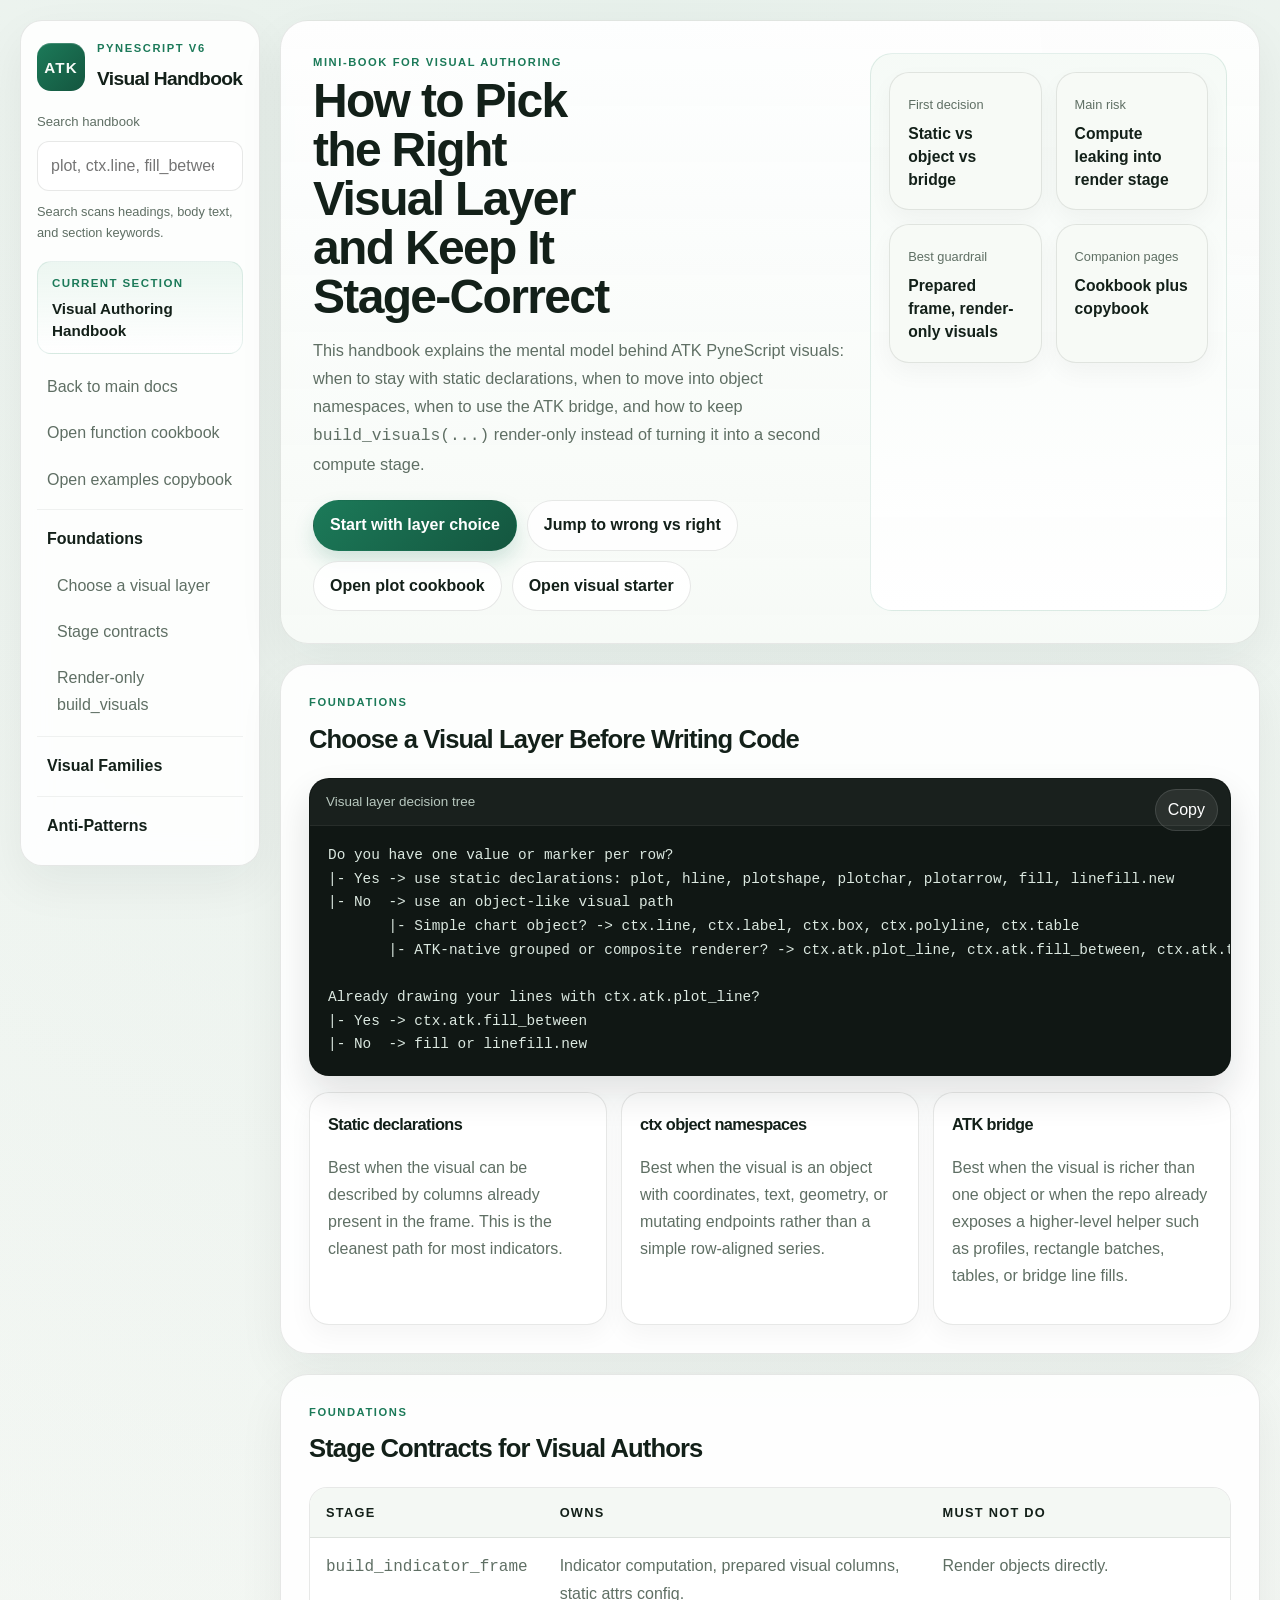
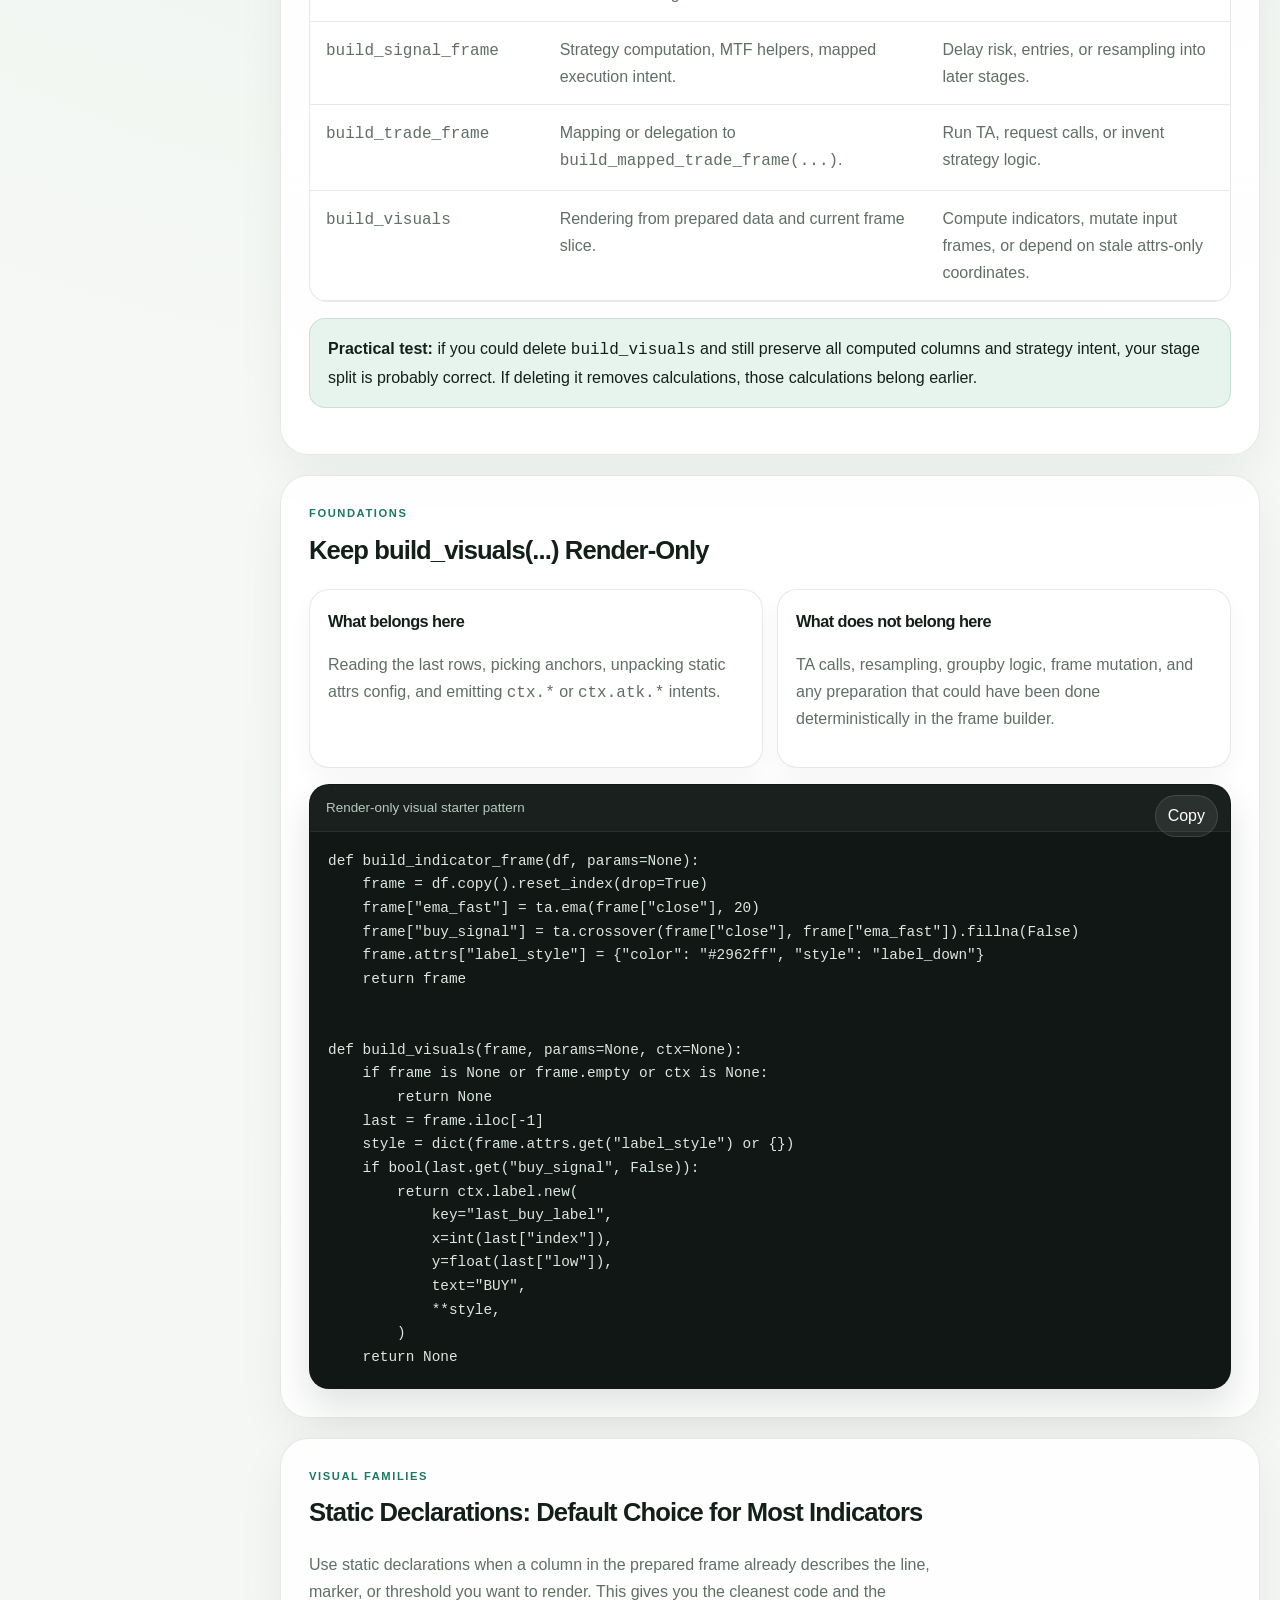
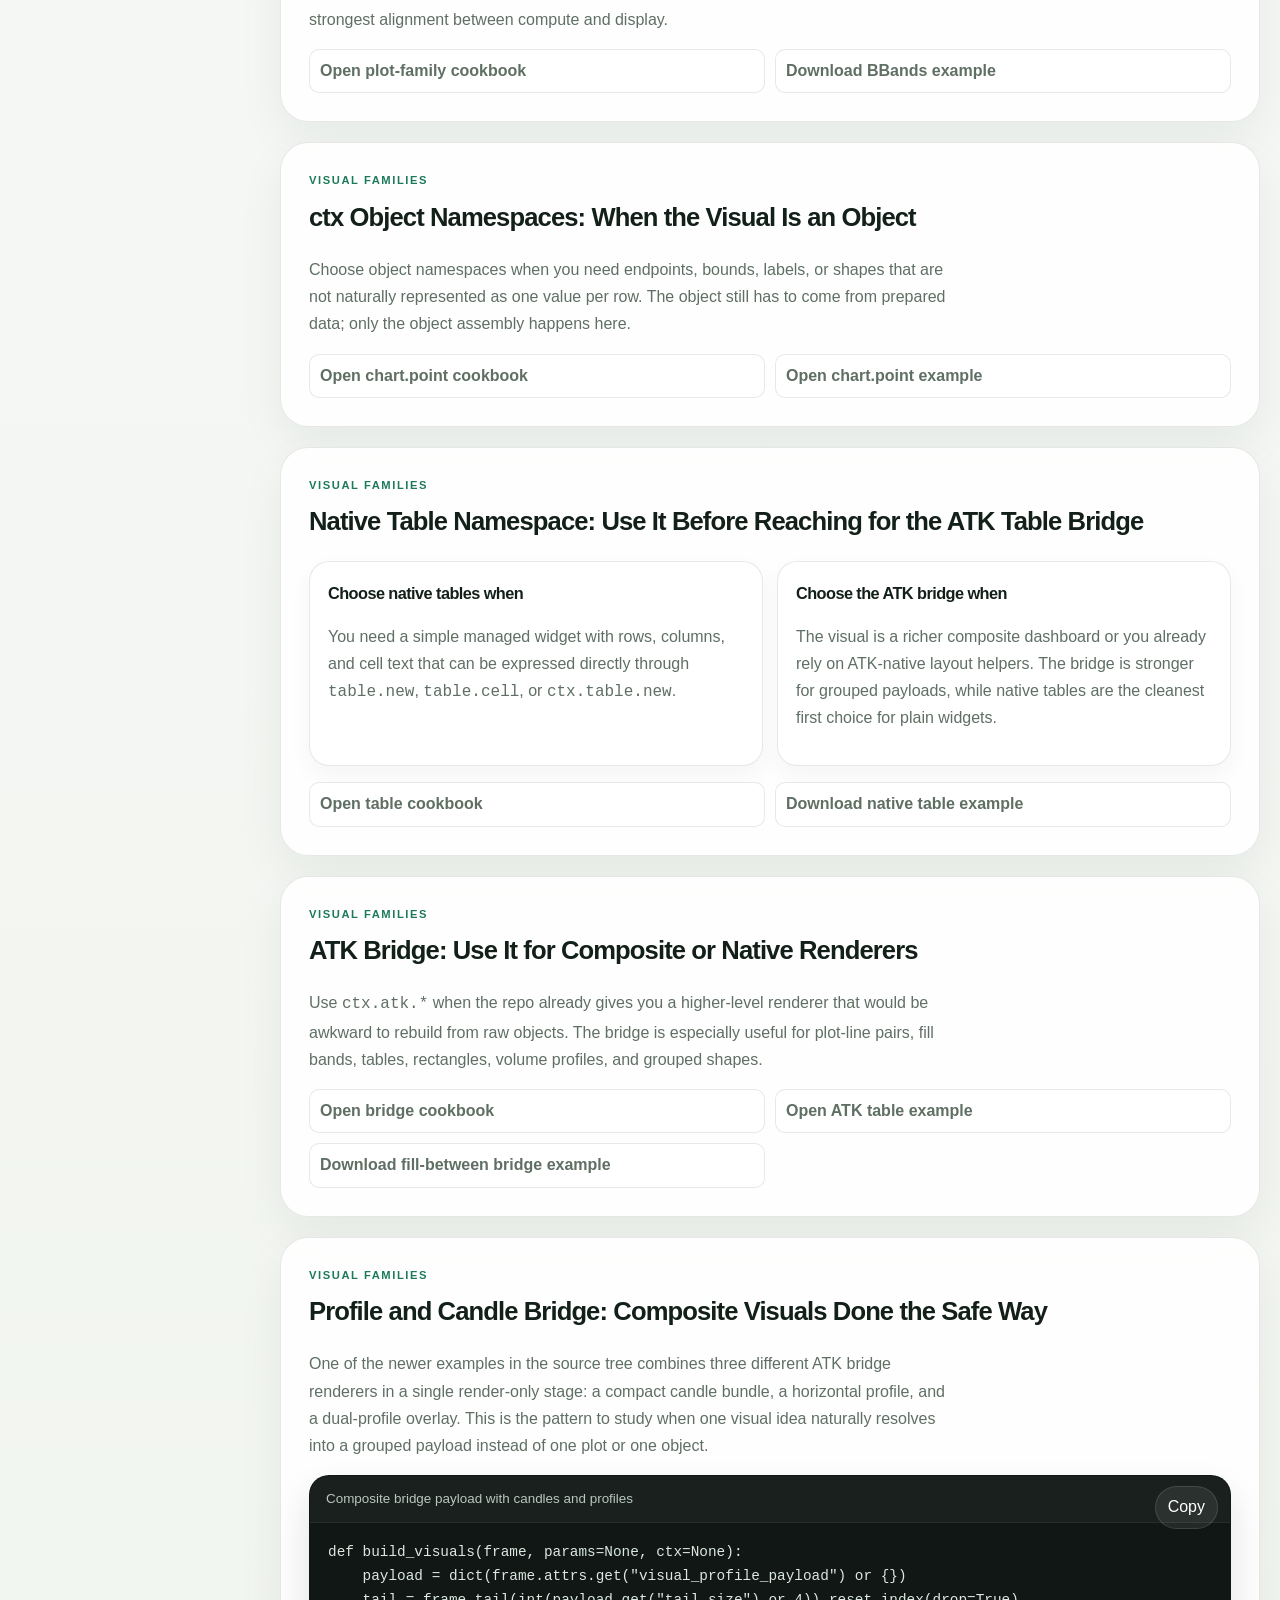
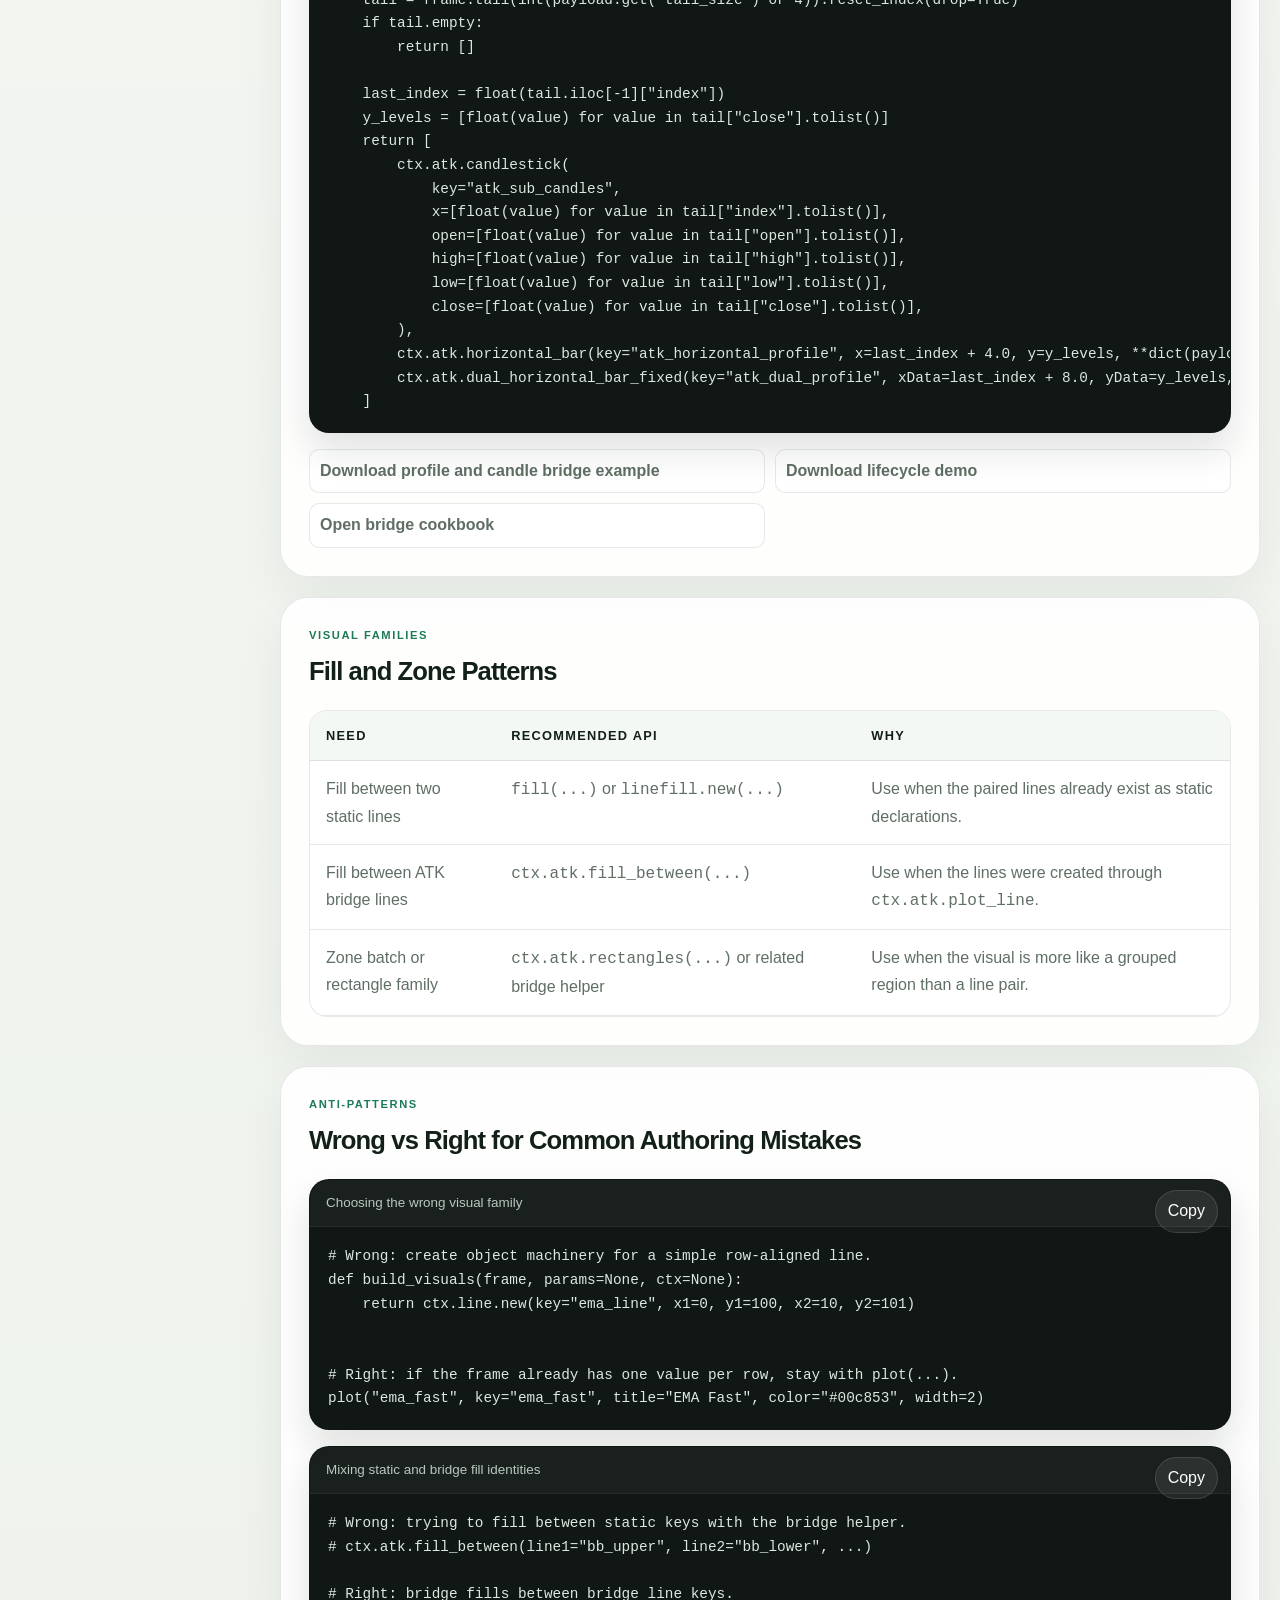
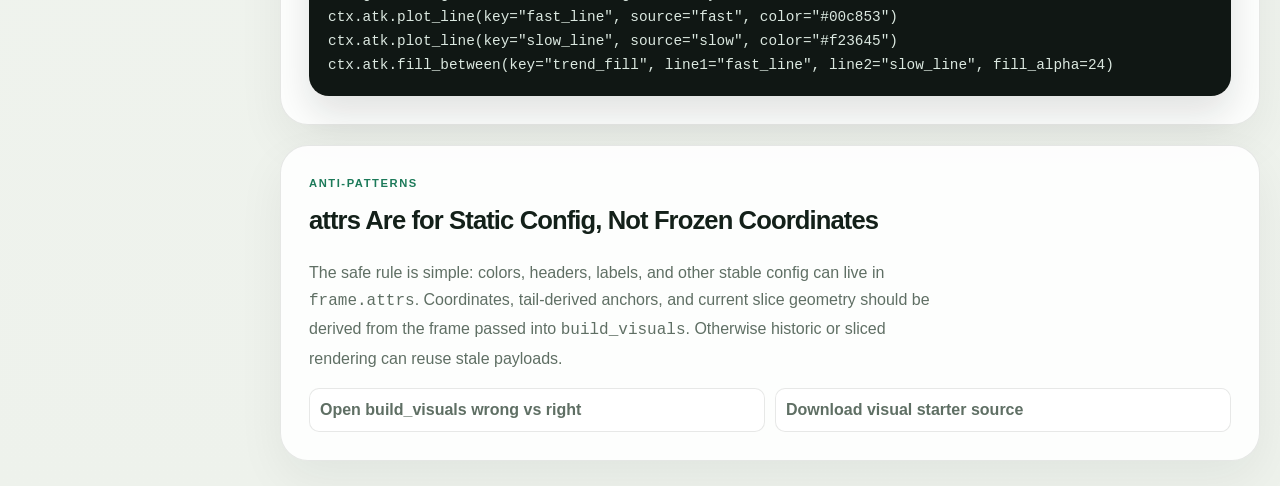
<file: visual-authoring-handbook.html>
<!DOCTYPE html>
<html lang="en">
<head>
    <meta charset="UTF-8">
    <meta name="viewport" content="width=device-width, initial-scale=1.0">
    <title>ATK PyneScript V6 Visual Authoring Handbook</title>
    <meta name="description" content="Handbook for choosing and authoring static visuals, ctx object visuals, and ATK bridge visuals in ATK PyneScript V6 without breaking the stage contract.">
    <link rel="stylesheet" href="assets/styles.css">
</head>
<body>
    <div class="shell">
        <aside class="sidebar">
            <div class="brand">
                <div class="brand-mark">ATK</div>
                <div>
                    <p class="eyebrow">PyneScript V6</p>
                    <h1>Visual Handbook</h1>
                </div>
            </div>
            <label class="search-box" for="doc-search">
                <span>Search handbook</span>
                <input id="doc-search" type="search" placeholder="plot, ctx.line, fill_between, attrs, build_visuals...">
            </label>
            <div class="current-section-indicator" aria-live="polite">
                <span class="current-section-label">Current section</span>
                <strong class="current-section-value">Visual Authoring Handbook</strong>
            </div>
            <nav class="nav" aria-label="Visual handbook">
                <a href="index.html">Back to main docs</a>
                <a href="function-cookbook.html">Open function cookbook</a>
                <a href="examples-copybook.html">Open examples copybook</a>
                <details class="nav-group" open>
                    <summary>Foundations</summary>
                    <div class="sidebar-links">
                        <a href="#layer-choice">Choose a visual layer</a>
                        <a href="#stage-contracts">Stage contracts</a>
                        <a href="#render-only">Render-only build_visuals</a>
                    </div>
                </details>
                <details class="nav-group">
                    <summary>Visual Families</summary>
                    <div class="sidebar-links">
                        <a href="#static-family">Static declarations</a>
                        <a href="#object-family">ctx object namespaces</a>
                        <a href="#native-table-family">native table namespace</a>
                        <a href="#bridge-family">ATK bridge family</a>
                        <a href="#profile-candle-bridge">Profile and candle bridge</a>
                        <a href="#fill-patterns">Fill and zone patterns</a>
                    </div>
                </details>
                <details class="nav-group">
                    <summary>Anti-Patterns</summary>
                    <div class="sidebar-links">
                        <a href="#wrong-patterns">Wrong vs right</a>
                        <a href="#attrs-slice-safety">attrs and slice safety</a>
                    </div>
                </details>
            </nav>
        </aside>

        <main class="content">
            <header class="hero" data-search="visual handbook plot ctx atk build_visuals handbook">
                <div class="hero-copy">
                    <p class="eyebrow">Mini-book for visual authoring</p>
                    <h2>How to Pick the Right Visual Layer and Keep It Stage-Correct</h2>
                    <p class="lead">This handbook explains the mental model behind ATK PyneScript visuals: when to stay with static declarations, when to move into object namespaces, when to use the ATK bridge, and how to keep <code>build_visuals(...)</code> render-only instead of turning it into a second compute stage.</p>
                    <div class="hero-actions">
                        <a class="button button-primary" href="#layer-choice">Start with layer choice</a>
                        <a class="button" href="#wrong-patterns">Jump to wrong vs right</a>
                        <a class="button" href="function-cookbook.html#plot-family-recipes">Open plot cookbook</a>
                        <a class="button" href="examples-copybook.html#visual-starter">Open visual starter</a>
                    </div>
                </div>
                <div class="hero-panel">
                    <div class="stat-grid">
                        <article><span>First decision</span><strong>Static vs object vs bridge</strong></article>
                        <article><span>Main risk</span><strong>Compute leaking into render stage</strong></article>
                        <article><span>Best guardrail</span><strong>Prepared frame, render-only visuals</strong></article>
                        <article><span>Companion pages</span><strong>Cookbook plus copybook</strong></article>
                    </div>
                </div>
            </header>

            <section class="doc-section" id="layer-choice" data-search="choose visual layer plot ctx atk static object bridge">
                <div class="section-head">
                    <p class="eyebrow">Foundations</p>
                    <h2>Choose a Visual Layer Before Writing Code</h2>
                </div>
                <div class="code-block" data-title="Visual layer decision tree">
<button class="copy-button" type="button">Copy</button>
<pre><code>Do you have one value or marker per row?
|- Yes -> use static declarations: plot, hline, plotshape, plotchar, plotarrow, fill, linefill.new
|- No  -> use an object-like visual path
       |- Simple chart object? -> ctx.line, ctx.label, ctx.box, ctx.polyline, ctx.table
       |- ATK-native grouped or composite renderer? -> ctx.atk.plot_line, ctx.atk.fill_between, ctx.atk.table, ctx.atk.rectangles, ctx.atk.volume_profile

Already drawing your lines with ctx.atk.plot_line?
|- Yes -> ctx.atk.fill_between
|- No  -> fill or linefill.new</code></pre>
                </div>
                <div class="card-grid three-up">
                    <article class="card">
                        <h3>Static declarations</h3>
                        <p>Best when the visual can be described by columns already present in the frame. This is the cleanest path for most indicators.</p>
                    </article>
                    <article class="card">
                        <h3>ctx object namespaces</h3>
                        <p>Best when the visual is an object with coordinates, text, geometry, or mutating endpoints rather than a simple row-aligned series.</p>
                    </article>
                    <article class="card">
                        <h3>ATK bridge</h3>
                        <p>Best when the visual is richer than one object or when the repo already exposes a higher-level helper such as profiles, rectangle batches, tables, or bridge line fills.</p>
                    </article>
                </div>
            </section>

            <section class="doc-section" id="stage-contracts" data-search="stage contracts build_indicator_frame build_signal_frame build_trade_frame build_visuals">
                <div class="section-head">
                    <p class="eyebrow">Foundations</p>
                    <h2>Stage Contracts for Visual Authors</h2>
                </div>
                <div class="table-wrap">
                    <table>
                        <thead>
                            <tr><th>Stage</th><th>Owns</th><th>Must not do</th></tr>
                        </thead>
                        <tbody>
                            <tr><td><code>build_indicator_frame</code></td><td>Indicator computation, prepared visual columns, static attrs config.</td><td>Render objects directly.</td></tr>
                            <tr><td><code>build_signal_frame</code></td><td>Strategy computation, MTF helpers, mapped execution intent.</td><td>Delay risk, entries, or resampling into later stages.</td></tr>
                            <tr><td><code>build_trade_frame</code></td><td>Mapping or delegation to <code>build_mapped_trade_frame(...)</code>.</td><td>Run TA, request calls, or invent strategy logic.</td></tr>
                            <tr><td><code>build_visuals</code></td><td>Rendering from prepared data and current frame slice.</td><td>Compute indicators, mutate input frames, or depend on stale attrs-only coordinates.</td></tr>
                        </tbody>
                    </table>
                </div>
                <div class="callout">
                    <strong>Practical test:</strong> if you could delete <code>build_visuals</code> and still preserve all computed columns and strategy intent, your stage split is probably correct. If deleting it removes calculations, those calculations belong earlier.
                </div>
            </section>

            <section class="doc-section" id="render-only" data-search="render-only build_visuals attrs frame slice ctx render only">
                <div class="section-head">
                    <p class="eyebrow">Foundations</p>
                    <h2>Keep build_visuals(...) Render-Only</h2>
                </div>
                <div class="card-grid two-up">
                    <article class="card">
                        <h3>What belongs here</h3>
                        <p>Reading the last rows, picking anchors, unpacking static attrs config, and emitting <code>ctx.*</code> or <code>ctx.atk.*</code> intents.</p>
                    </article>
                    <article class="card">
                        <h3>What does not belong here</h3>
                        <p>TA calls, resampling, groupby logic, frame mutation, and any preparation that could have been done deterministically in the frame builder.</p>
                    </article>
                </div>
                <div class="code-block" data-title="Render-only visual starter pattern">
<button class="copy-button" type="button">Copy</button>
<pre><code>def build_indicator_frame(df, params=None):
    frame = df.copy().reset_index(drop=True)
    frame["ema_fast"] = ta.ema(frame["close"], 20)
    frame["buy_signal"] = ta.crossover(frame["close"], frame["ema_fast"]).fillna(False)
    frame.attrs["label_style"] = {"color": "#2962ff", "style": "label_down"}
    return frame


def build_visuals(frame, params=None, ctx=None):
    if frame is None or frame.empty or ctx is None:
        return None
    last = frame.iloc[-1]
    style = dict(frame.attrs.get("label_style") or {})
    if bool(last.get("buy_signal", False)):
        return ctx.label.new(
            key="last_buy_label",
            x=int(last["index"]),
            y=float(last["low"]),
            text="BUY",
            **style,
        )
    return None</code></pre>
                </div>
            </section>

            <section class="doc-section" id="static-family" data-search="static family plot plotshape fill linefill hline">
                <div class="section-head">
                    <p class="eyebrow">Visual families</p>
                    <h2>Static Declarations: Default Choice for Most Indicators</h2>
                </div>
                <p class="section-text">Use static declarations when a column in the prepared frame already describes the line, marker, or threshold you want to render. This gives you the cleanest code and the strongest alignment between compute and display.</p>
                <div class="copy-grid compact-grid">
                    <a class="copy-link" href="function-cookbook.html#plot-family-recipes">Open plot-family cookbook</a>
                    <a class="copy-link" href="examples/pynescript_bbands_fill_indicator.py" download>Download BBands example</a>
                </div>
            </section>

            <section class="doc-section" id="object-family" data-search="object family ctx line label box chart point">
                <div class="section-head">
                    <p class="eyebrow">Visual families</p>
                    <h2>ctx Object Namespaces: When the Visual Is an Object</h2>
                </div>
                <p class="section-text">Choose object namespaces when you need endpoints, bounds, labels, or shapes that are not naturally represented as one value per row. The object still has to come from prepared data; only the object assembly happens here.</p>
                <div class="copy-grid compact-grid">
                    <a class="copy-link" href="function-cookbook.html#chart-point-recipes">Open chart.point cookbook</a>
                    <a class="copy-link" href="examples-copybook.html#chart-point">Open chart.point example</a>
                </div>
            </section>

            <section class="doc-section" id="native-table-family" data-search="native table table.new table.cell ctx.table dashboard widgets">
                <div class="section-head">
                    <p class="eyebrow">Visual families</p>
                    <h2>Native Table Namespace: Use It Before Reaching for the ATK Table Bridge</h2>
                </div>
                <div class="card-grid two-up">
                    <article class="card">
                        <h3>Choose native tables when</h3>
                        <p>You need a simple managed widget with rows, columns, and cell text that can be expressed directly through <code>table.new</code>, <code>table.cell</code>, or <code>ctx.table.new</code>.</p>
                    </article>
                    <article class="card">
                        <h3>Choose the ATK bridge when</h3>
                        <p>The visual is a richer composite dashboard or you already rely on ATK-native layout helpers. The bridge is stronger for grouped payloads, while native tables are the cleanest first choice for plain widgets.</p>
                    </article>
                </div>
                <div class="copy-grid compact-grid">
                    <a class="copy-link" href="function-cookbook.html#table-recipes">Open table cookbook</a>
                    <a class="copy-link" href="examples/pynescript_native_table_indicator.py" download>Download native table example</a>
                </div>
            </section>

            <section class="doc-section" id="bridge-family" data-search="bridge family ctx atk plot_line fill_between table rectangles volume profile">
                <div class="section-head">
                    <p class="eyebrow">Visual families</p>
                    <h2>ATK Bridge: Use It for Composite or Native Renderers</h2>
                </div>
                <p class="section-text">Use <code>ctx.atk.*</code> when the repo already gives you a higher-level renderer that would be awkward to rebuild from raw objects. The bridge is especially useful for plot-line pairs, fill bands, tables, rectangles, volume profiles, and grouped shapes.</p>
                <div class="copy-grid compact-grid">
                    <a class="copy-link" href="function-cookbook.html#bridge-recipes">Open bridge cookbook</a>
                    <a class="copy-link" href="examples-copybook.html#atk-table">Open ATK table example</a>
                    <a class="copy-link" href="examples/pynescript_atk_plot_fill_bridge.py" download>Download fill-between bridge example</a>
                </div>
            </section>

            <section class="doc-section" id="profile-candle-bridge" data-search="profile candle bridge candlestick horizontal bar dual horizontal bar fixed atk composite visuals">
                <div class="section-head">
                    <p class="eyebrow">Visual families</p>
                    <h2>Profile and Candle Bridge: Composite Visuals Done the Safe Way</h2>
                </div>
                <p class="section-text">One of the newer examples in the source tree combines three different ATK bridge renderers in a single render-only stage: a compact candle bundle, a horizontal profile, and a dual-profile overlay. This is the pattern to study when one visual idea naturally resolves into a grouped payload instead of one plot or one object.</p>
                <div class="code-block" data-title="Composite bridge payload with candles and profiles">
<button class="copy-button" type="button">Copy</button>
<pre><code>def build_visuals(frame, params=None, ctx=None):
    payload = dict(frame.attrs.get("visual_profile_payload") or {})
    tail = frame.tail(int(payload.get("tail_size") or 4)).reset_index(drop=True)
    if tail.empty:
        return []

    last_index = float(tail.iloc[-1]["index"])
    y_levels = [float(value) for value in tail["close"].tolist()]
    return [
        ctx.atk.candlestick(
            key="atk_sub_candles",
            x=[float(value) for value in tail["index"].tolist()],
            open=[float(value) for value in tail["open"].tolist()],
            high=[float(value) for value in tail["high"].tolist()],
            low=[float(value) for value in tail["low"].tolist()],
            close=[float(value) for value in tail["close"].tolist()],
        ),
        ctx.atk.horizontal_bar(key="atk_horizontal_profile", x=last_index + 4.0, y=y_levels, **dict(payload.get("horizontal_bar") or {})),
        ctx.atk.dual_horizontal_bar_fixed(key="atk_dual_profile", xData=last_index + 8.0, yData=y_levels, **dict(payload.get("dual_horizontal_bar_fixed") or {})),
    ]</code></pre>
                </div>
                <div class="copy-grid compact-grid">
                    <a class="copy-link" href="examples/pynescript_atk_profile_candle_bridge.py" download>Download profile and candle bridge example</a>
                    <a class="copy-link" href="examples/pynescript_visual_settings_lifecycle_demo.py" download>Download lifecycle demo</a>
                    <a class="copy-link" href="function-cookbook.html#bridge-recipes">Open bridge cookbook</a>
                </div>
            </section>

            <section class="doc-section" id="fill-patterns" data-search="fill patterns fill linefill fill_between bands zones">
                <div class="section-head">
                    <p class="eyebrow">Visual families</p>
                    <h2>Fill and Zone Patterns</h2>
                </div>
                <div class="table-wrap">
                    <table>
                        <thead>
                            <tr><th>Need</th><th>Recommended API</th><th>Why</th></tr>
                        </thead>
                        <tbody>
                            <tr><td>Fill between two static lines</td><td><code>fill(...)</code> or <code>linefill.new(...)</code></td><td>Use when the paired lines already exist as static declarations.</td></tr>
                            <tr><td>Fill between ATK bridge lines</td><td><code>ctx.atk.fill_between(...)</code></td><td>Use when the lines were created through <code>ctx.atk.plot_line</code>.</td></tr>
                            <tr><td>Zone batch or rectangle family</td><td><code>ctx.atk.rectangles(...)</code> or related bridge helper</td><td>Use when the visual is more like a grouped region than a line pair.</td></tr>
                        </tbody>
                    </table>
                </div>
            </section>

            <section class="doc-section" id="wrong-patterns" data-search="wrong vs right visual authoring anti patterns">
                <div class="section-head">
                    <p class="eyebrow">Anti-patterns</p>
                    <h2>Wrong vs Right for Common Authoring Mistakes</h2>
                </div>
                <div class="code-block" data-title="Choosing the wrong visual family">
<button class="copy-button" type="button">Copy</button>
<pre><code># Wrong: create object machinery for a simple row-aligned line.
def build_visuals(frame, params=None, ctx=None):
    return ctx.line.new(key="ema_line", x1=0, y1=100, x2=10, y2=101)


# Right: if the frame already has one value per row, stay with plot(...).
plot("ema_fast", key="ema_fast", title="EMA Fast", color="#00c853", width=2)</code></pre>
                </div>
                <div class="code-block" data-title="Mixing static and bridge fill identities">
<button class="copy-button" type="button">Copy</button>
<pre><code># Wrong: trying to fill between static keys with the bridge helper.
# ctx.atk.fill_between(line1="bb_upper", line2="bb_lower", ...)

# Right: bridge fills between bridge line keys.
ctx.atk.plot_line(key="fast_line", source="fast", color="#00c853")
ctx.atk.plot_line(key="slow_line", source="slow", color="#f23645")
ctx.atk.fill_between(key="trend_fill", line1="fast_line", line2="slow_line", fill_alpha=24)</code></pre>
                </div>
            </section>

            <section class="doc-section" id="attrs-slice-safety" data-search="attrs slice safety stale attrs dynamic coordinates">
                <div class="section-head">
                    <p class="eyebrow">Anti-patterns</p>
                    <h2>attrs Are for Static Config, Not Frozen Coordinates</h2>
                </div>
                <p class="section-text">The safe rule is simple: colors, headers, labels, and other stable config can live in <code>frame.attrs</code>. Coordinates, tail-derived anchors, and current slice geometry should be derived from the frame passed into <code>build_visuals</code>. Otherwise historic or sliced rendering can reuse stale payloads.</p>
                <div class="copy-grid compact-grid">
                    <a class="copy-link" href="function-cookbook.html#build-visuals-wrong-right">Open build_visuals wrong vs right</a>
                    <a class="copy-link" href="examples/pynescript_visual_indicator_starter.py" download>Download visual starter source</a>
                </div>
            </section>
        </main>
    </div>
    <script src="assets/app.js"></script>
</body>
</html>
</file>
<file: assets/styles.css>
:root {
    --bg: #f5f7f3;
    --bg-soft: #eef2ec;
    --surface: rgba(255, 255, 255, 0.88);
    --surface-strong: #ffffff;
    --surface-muted: #f7faf6;
    --ink: #132019;
    --muted: #5f6f64;
    --line: rgba(19, 32, 25, 0.1);
    --line-strong: rgba(19, 32, 25, 0.16);
    --accent: #1c7a59;
    --accent-strong: #14563f;
    --accent-soft: #e7f4ed;
    --accent-2: #b86639;
    --good: #166948;
    --warn: #a86a17;
    --bad: #a63a3a;
    --shadow-soft: 0 18px 48px rgba(22, 34, 26, 0.06);
    --shadow-card: 0 10px 24px rgba(22, 34, 26, 0.04);
    --radius-xl: 28px;
    --radius-lg: 20px;
    --radius-md: 14px;
    --mono: "Cascadia Code", "Consolas", monospace;
    --sans: "Aptos", "Segoe UI Variable Text", "Bahnschrift", sans-serif;
}

* {
    box-sizing: border-box;
}

html {
    scroll-behavior: smooth;
}

body {
    margin: 0;
    font-family: var(--sans);
    color: var(--ink);
    background:
        radial-gradient(circle at top center, rgba(28, 122, 89, 0.08), transparent 30%),
        linear-gradient(180deg, #f8faf7 0%, #f4f7f3 50%, #eef2ec 100%);
}

code,
pre {
    font-family: var(--mono);
}

a {
    transition: color 160ms ease, background-color 160ms ease, border-color 160ms ease, transform 160ms ease, box-shadow 160ms ease;
}

button,
input {
    font: inherit;
}

.shell {
    display: grid;
    grid-template-columns: 252px minmax(0, 1fr) 220px;
    gap: 20px;
    min-height: 100vh;
    max-width: 1680px;
    margin: 0 auto;
    padding: 20px;
}

.sidebar,
.toc {
    position: sticky;
    top: 20px;
    align-self: start;
    max-height: calc(100vh - 40px);
    overflow: auto;
    background: var(--surface);
    border: 1px solid var(--line);
    border-radius: 22px;
    box-shadow: var(--shadow-soft);
    backdrop-filter: blur(14px);
}

.sidebar {
    padding: 18px 16px;
}

.toc {
    padding: 16px 14px;
}

.brand {
    display: flex;
    gap: 12px;
    align-items: center;
    margin-bottom: 16px;
}

.brand-mark {
    width: 48px;
    height: 48px;
    border-radius: 14px;
    display: grid;
    place-items: center;
    background: linear-gradient(135deg, var(--accent), var(--accent-strong));
    color: #f7fbf8;
    font-size: 0.95rem;
    font-weight: 800;
    letter-spacing: 0.08em;
    box-shadow: inset 0 1px 0 rgba(255, 255, 255, 0.18);
}

.brand h1,
.hero h2,
.section-head h2,
.card h3,
.api-card h3,
.example-card h3 {
    margin: 0;
    font-family: var(--sans);
    letter-spacing: -0.035em;
}

.brand h1 {
    font-size: 1.2rem;
    font-weight: 750;
}

.eyebrow {
    margin: 0 0 6px;
    text-transform: uppercase;
    letter-spacing: 0.14em;
    font-size: 0.7rem;
    color: var(--accent);
    font-weight: 800;
}

.search-box {
    display: block;
    margin: 16px 0 18px;
}

.search-box span {
    display: block;
    margin-bottom: 8px;
    font-size: 0.82rem;
    color: var(--muted);
}

.search-box input {
    width: 100%;
    border: 1px solid var(--line);
    border-radius: 12px;
    background: rgba(255, 255, 255, 0.92);
    padding: 11px 13px;
    color: var(--ink);
    outline: none;
}

.search-box input:focus {
    border-color: rgba(28, 122, 89, 0.34);
    box-shadow: 0 0 0 4px rgba(28, 122, 89, 0.08);
}

.current-section-indicator {
    margin: 0 0 12px;
    padding: 12px 14px;
    border-radius: 14px;
    background: linear-gradient(180deg, rgba(231, 244, 237, 0.78), rgba(255, 255, 255, 0.92));
    border: 1px solid rgba(28, 122, 89, 0.1);
}

.current-section-label {
    display: block;
    margin-bottom: 5px;
    font-size: 0.72rem;
    text-transform: uppercase;
    letter-spacing: 0.12em;
    color: var(--accent);
    font-weight: 800;
}

.current-section-value {
    display: block;
    color: var(--ink);
    font-size: 0.95rem;
    line-height: 1.4;
}

.nav,
#toc-nav {
    display: flex;
    flex-direction: column;
    gap: 4px;
}

.nav-group {
    border-top: 1px solid rgba(19, 32, 25, 0.06);
    padding-top: 8px;
    margin-top: 4px;
}

.nav-group summary {
    list-style: none;
    cursor: pointer;
    color: var(--ink);
    font-weight: 700;
    padding: 8px 10px;
    border-radius: 10px;
}

.nav-group summary::-webkit-details-marker {
    display: none;
}

.nav-group summary:hover {
    background: rgba(28, 122, 89, 0.05);
}

.sidebar-links {
    display: flex;
    flex-direction: column;
    gap: 4px;
    padding: 4px 0 2px 10px;
}

.nav a,
#toc-nav a,
.copy-link {
    color: var(--muted);
    text-decoration: none;
    border-radius: 10px;
    padding: 8px 10px;
}

.nav a:hover,
.nav a.active,
#toc-nav a:hover,
#toc-nav a.active,
.copy-link:hover {
    background: var(--accent-soft);
    color: var(--accent-strong);
}

.content {
    min-width: 0;
}

.hero,
.doc-section {
    background: var(--surface);
    border: 1px solid var(--line);
    border-radius: var(--radius-xl);
    box-shadow: var(--shadow-soft);
    margin-bottom: 20px;
}

.hero,
.doc-section,
.sidebar,
.toc {
    animation: fade-up 280ms ease both;
}

.hero {
    display: grid;
    grid-template-columns: minmax(0, 1.2fr) minmax(280px, 0.8fr);
    gap: 22px;
    padding: 32px;
    background:
        linear-gradient(180deg, rgba(255, 255, 255, 0.92), rgba(248, 251, 248, 0.88)),
        radial-gradient(circle at top right, rgba(28, 122, 89, 0.08), transparent 28%);
}

.hero h2 {
    font-size: clamp(2rem, 4vw, 3rem);
    line-height: 1.02;
    max-width: 12ch;
}

.hero-copy .lead {
    max-width: 66ch;
    margin-top: 14px;
    font-size: 1.02rem;
    line-height: 1.72;
    color: var(--muted);
}

.hero-actions {
    display: flex;
    gap: 10px;
    flex-wrap: wrap;
    margin-top: 22px;
}

.hero-inline-note {
    margin-top: 16px;
    padding: 14px 16px;
    border-radius: 16px;
    background: rgba(28, 122, 89, 0.07);
    border: 1px solid rgba(28, 122, 89, 0.1);
    color: var(--muted);
    line-height: 1.65;
}

.hero-inline-note strong {
    color: var(--ink);
}

.button {
    display: inline-flex;
    align-items: center;
    justify-content: center;
    min-height: 42px;
    padding: 11px 16px;
    border-radius: 999px;
    text-decoration: none;
    color: var(--ink);
    border: 1px solid var(--line);
    background: rgba(255, 255, 255, 0.84);
    font-weight: 600;
}

.button:hover {
    transform: translateY(-1px);
    border-color: var(--line-strong);
}

.button-primary {
    background: linear-gradient(135deg, var(--accent), var(--accent-strong));
    color: #fff;
    border-color: transparent;
    box-shadow: 0 10px 20px rgba(28, 122, 89, 0.18);
}

.hero-panel {
    background: linear-gradient(180deg, rgba(245, 250, 246, 0.95), rgba(255, 255, 255, 0.96));
    border-radius: 22px;
    padding: 18px;
    border: 1px solid rgba(28, 122, 89, 0.12);
}

.stat-grid,
.card-grid,
.api-grid,
.example-grid,
.copy-grid,
.summary-strip {
    display: grid;
    gap: 14px;
}

.stat-grid {
    grid-template-columns: 1fr 1fr;
}

.stat-grid article,
.card,
.api-card,
.example-card {
    background: var(--surface-strong);
    border: 1px solid var(--line);
    border-radius: var(--radius-lg);
    padding: 18px;
    box-shadow: var(--shadow-card);
}

.stat-grid article {
    background: var(--surface-muted);
}

.stat-grid article span,
.tag {
    display: inline-flex;
    margin-bottom: 8px;
    color: var(--muted);
    font-size: 0.8rem;
}

.stat-grid article strong {
    display: block;
    line-height: 1.45;
    font-size: 0.98rem;
}

.doc-section {
    padding: 28px;
}

.section-head {
    margin-bottom: 18px;
}

.section-head h2 {
    font-size: clamp(1.4rem, 2vw, 2rem);
}

.section-text,
.card p,
.api-card p,
.example-card p,
li,
td,
.callout {
    line-height: 1.7;
    color: var(--muted);
}

.card h3,
.api-card h3,
.example-card h3 {
    font-size: 1.02rem;
    margin-bottom: 8px;
}

.landing-grid,
.overview-grid {
    align-items: stretch;
}

.landing-card,
.feature-card {
    background: linear-gradient(180deg, rgba(255, 255, 255, 0.98), rgba(247, 250, 246, 0.98));
}

.feature-card {
    position: relative;
    overflow: hidden;
}

.feature-card::after {
    content: "";
    position: absolute;
    inset: 0 auto auto 0;
    width: 100%;
    height: 3px;
    background: linear-gradient(90deg, rgba(28, 122, 89, 0.28), rgba(28, 122, 89, 0));
}

.compact-grid {
    grid-template-columns: 1fr;
    margin-top: 14px;
}

.summary-strip {
    grid-template-columns: repeat(3, minmax(0, 1fr));
    margin-bottom: 18px;
}

.summary-pill {
    padding: 14px 16px;
    border-radius: 16px;
    border: 1px solid rgba(28, 122, 89, 0.1);
    background: linear-gradient(180deg, rgba(231, 244, 237, 0.72), rgba(255, 255, 255, 0.92));
    color: var(--muted);
    line-height: 1.6;
}

.summary-pill strong {
    display: block;
    margin-bottom: 6px;
    color: var(--ink);
    font-size: 0.95rem;
}

.summary-pill span {
    display: block;
}

ul,
ol {
    margin: 0;
    padding-left: 1.15rem;
}

.two-up {
    grid-template-columns: repeat(2, minmax(0, 1fr));
}

.three-up,
.api-grid,
.example-grid {
    grid-template-columns: repeat(3, minmax(0, 1fr));
}

.api-grid.two-up,
.copy-grid {
    grid-template-columns: repeat(2, minmax(0, 1fr));
}

.copy-grid {
    gap: 10px;
}

.copy-link {
    background: var(--surface-strong);
    border: 1px solid var(--line);
    font-weight: 600;
}

.code-block {
    position: relative;
    margin-top: 18px;
    border-radius: 20px;
    overflow: hidden;
    border: 1px solid rgba(16, 27, 22, 0.12);
    background: #101714;
    box-shadow: 0 18px 36px rgba(16, 27, 22, 0.12);
}

.code-block::before {
    content: attr(data-title);
    display: block;
    padding: 12px 16px;
    background: rgba(255, 255, 255, 0.04);
    color: #b8c8bf;
    font-size: 0.84rem;
    border-bottom: 1px solid rgba(255, 255, 255, 0.06);
}

.code-block pre {
    margin: 0;
    padding: 18px;
    overflow: auto;
    color: #dbe8e0;
    font-size: 0.9rem;
    line-height: 1.64;
}

.copy-button {
    position: absolute;
    top: 10px;
    right: 12px;
    border: 1px solid rgba(255, 255, 255, 0.12);
    border-radius: 999px;
    background: rgba(255, 255, 255, 0.08);
    color: #fff;
    padding: 7px 12px;
    cursor: pointer;
}

.copy-button:hover {
    background: rgba(255, 255, 255, 0.14);
}

.copy-button.copied {
    background: rgba(22, 105, 72, 0.92);
}

.table-wrap {
    overflow: auto;
    border: 1px solid var(--line);
    border-radius: 18px;
    background: var(--surface-strong);
}

table {
    width: 100%;
    border-collapse: collapse;
    min-width: 760px;
}

th,
td {
    padding: 14px 16px;
    border-bottom: 1px solid var(--line);
    vertical-align: top;
    text-align: left;
}

tbody tr:hover {
    background: rgba(28, 122, 89, 0.03);
}

th {
    font-size: 0.8rem;
    text-transform: uppercase;
    letter-spacing: 0.1em;
    color: var(--ink);
    background: #f4f8f4;
}

.badge {
    display: inline-flex;
    align-items: center;
    border-radius: 999px;
    padding: 6px 10px;
    font-size: 0.78rem;
    font-weight: 800;
}

.badge-green {
    background: rgba(22, 105, 72, 0.12);
    color: var(--good);
}

.badge-amber {
    background: rgba(168, 106, 23, 0.12);
    color: var(--warn);
}

.badge-red {
    background: rgba(166, 58, 58, 0.12);
    color: var(--bad);
}

.callout {
    border: 1px solid rgba(28, 122, 89, 0.16);
    background: var(--accent-soft);
    border-radius: 16px;
    padding: 16px 18px;
    margin: 18px 0;
    color: var(--ink);
}

.callout.warning {
    border-color: rgba(184, 102, 57, 0.18);
    background: rgba(184, 102, 57, 0.08);
}

.success {
    border-color: rgba(22, 105, 72, 0.18);
}

.danger {
    border-color: rgba(166, 58, 58, 0.18);
}

.hidden-by-search {
    display: none !important;
}

@keyframes fade-up {
    from {
        opacity: 0;
        transform: translateY(8px);
    }
    to {
        opacity: 1;
        transform: translateY(0);
    }
}

@media (prefers-reduced-motion: reduce) {
    html {
        scroll-behavior: auto;
    }

    a {
        transition: none;
    }

    .hero,
    .doc-section,
    .sidebar,
    .toc {
        animation: none;
    }
}

@media (max-width: 1360px) {
    .shell {
        grid-template-columns: 240px minmax(0, 1fr);
    }

    .toc {
        display: none;
    }
}

@media (max-width: 980px) {
    .shell {
        grid-template-columns: 1fr;
        padding: 14px;
    }

    .sidebar,
    .toc {
        position: static;
        max-height: none;
    }

    .hero,
    .two-up,
    .three-up,
    .api-grid,
    .example-grid,
    .copy-grid,
    .stat-grid,
    .summary-strip {
        grid-template-columns: 1fr;
    }

    .hero,
    .doc-section {
        padding: 22px;
        border-radius: 22px;
    }
}

.content {
    width: 100%;
    max-width: 1100px;
    margin: 0 auto;
}

.content > .hero,
.content > .doc-section {
    scroll-margin-top: 22px;
}

body {
    line-height: 1.65;
}

.sidebar,
.toc {
    scrollbar-width: thin;
}

.search-status {
    margin: 10px 0 0;
    font-size: 0.8rem;
    color: var(--muted);
}

.search-status strong {
    color: var(--accent-strong);
}

.hero h2,
.section-head h2 {
    text-wrap: balance;
}

.section-text,
.hero-copy .lead,
.card p,
.api-card p,
.example-card p,
li,
td {
    max-width: 72ch;
}

.doc-section .table-wrap,
.doc-section .code-block,
.doc-section .card-grid,
.doc-section .copy-grid,
.doc-section .summary-strip,
.doc-section .callout {
    margin-top: 16px;
}

.empty-search-state {
    display: none;
    padding: 18px 20px;
    border-radius: 18px;
    border: 1px dashed rgba(28, 122, 89, 0.22);
    background: linear-gradient(180deg, rgba(231, 244, 237, 0.78), rgba(255, 255, 255, 0.94));
    color: var(--muted);
}

.empty-search-state.visible {
    display: block;
}

.empty-search-state strong {
    color: var(--ink);
}

.section-pair-grid {
    display: grid;
    grid-template-columns: repeat(2, minmax(0, 1fr));
    gap: 14px;
}

@media (max-width: 980px) {
    .section-pair-grid {
        grid-template-columns: 1fr;
    }
}
</file>
